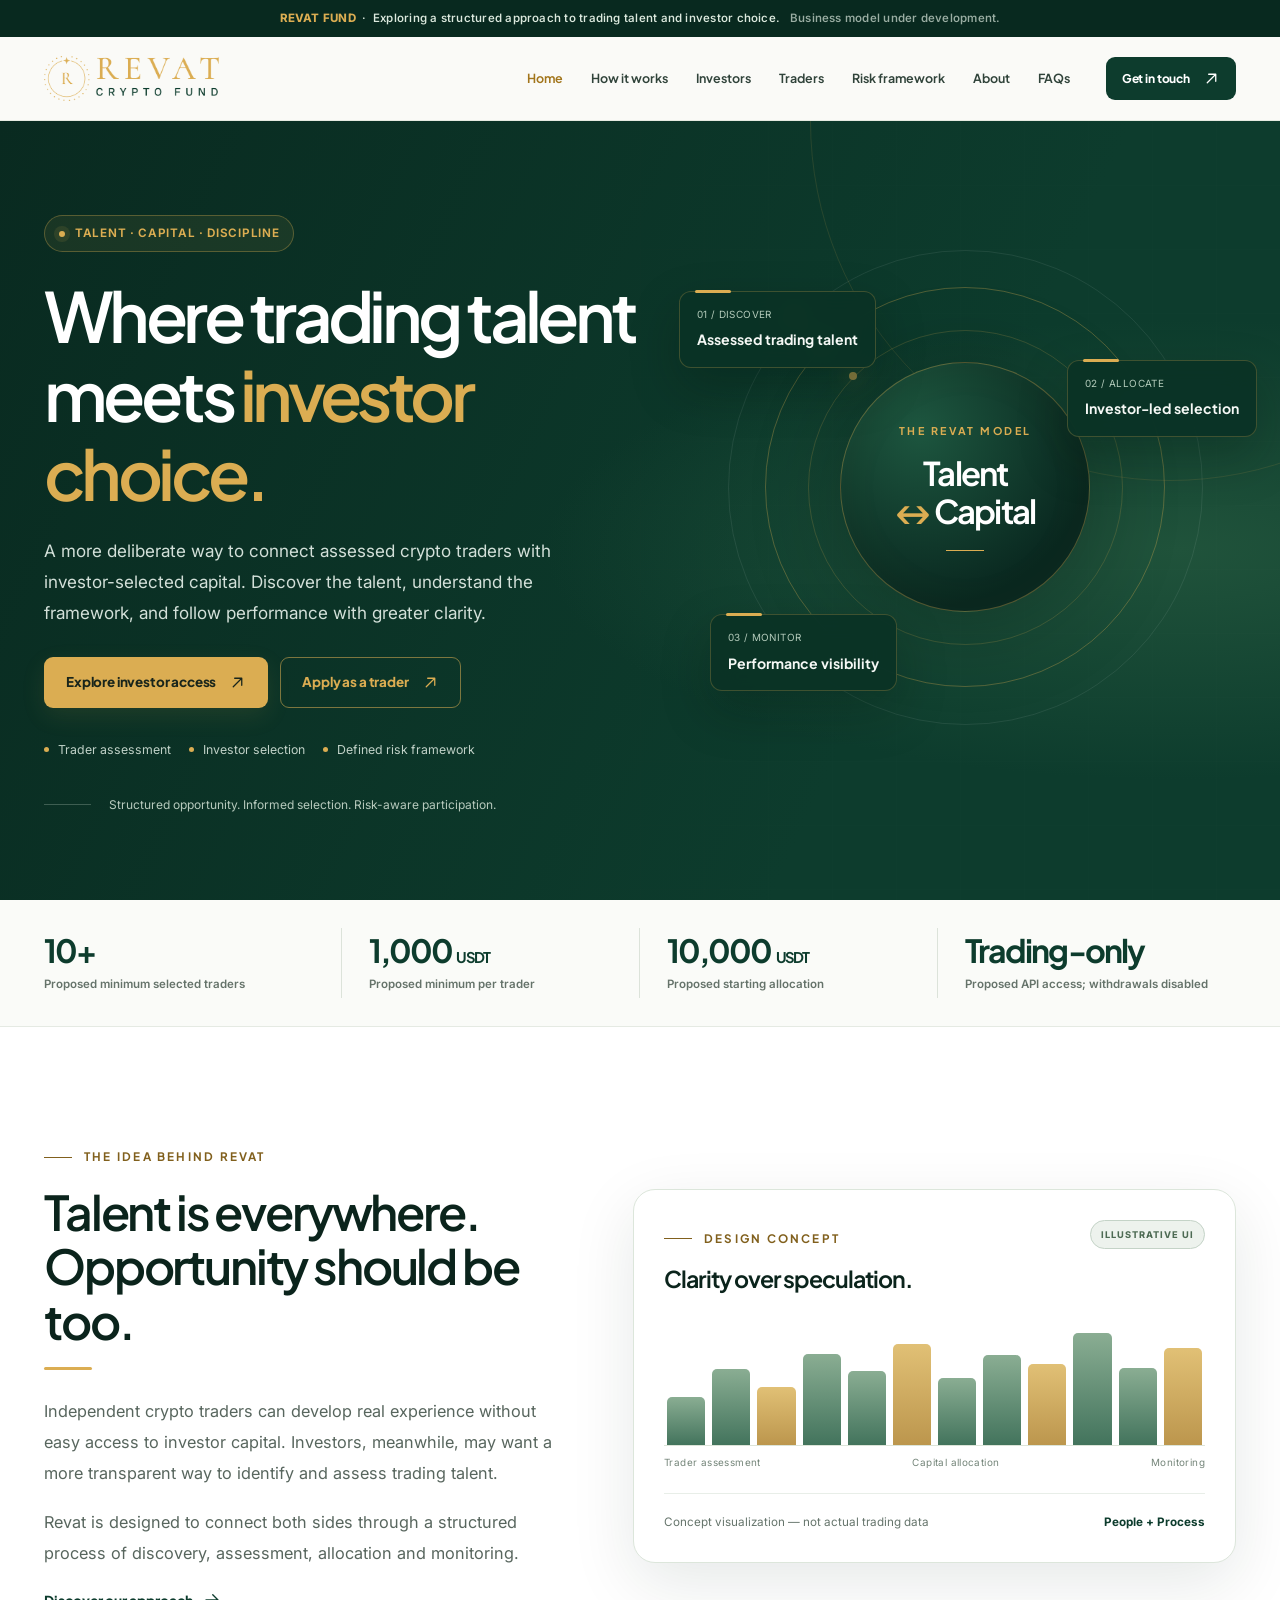
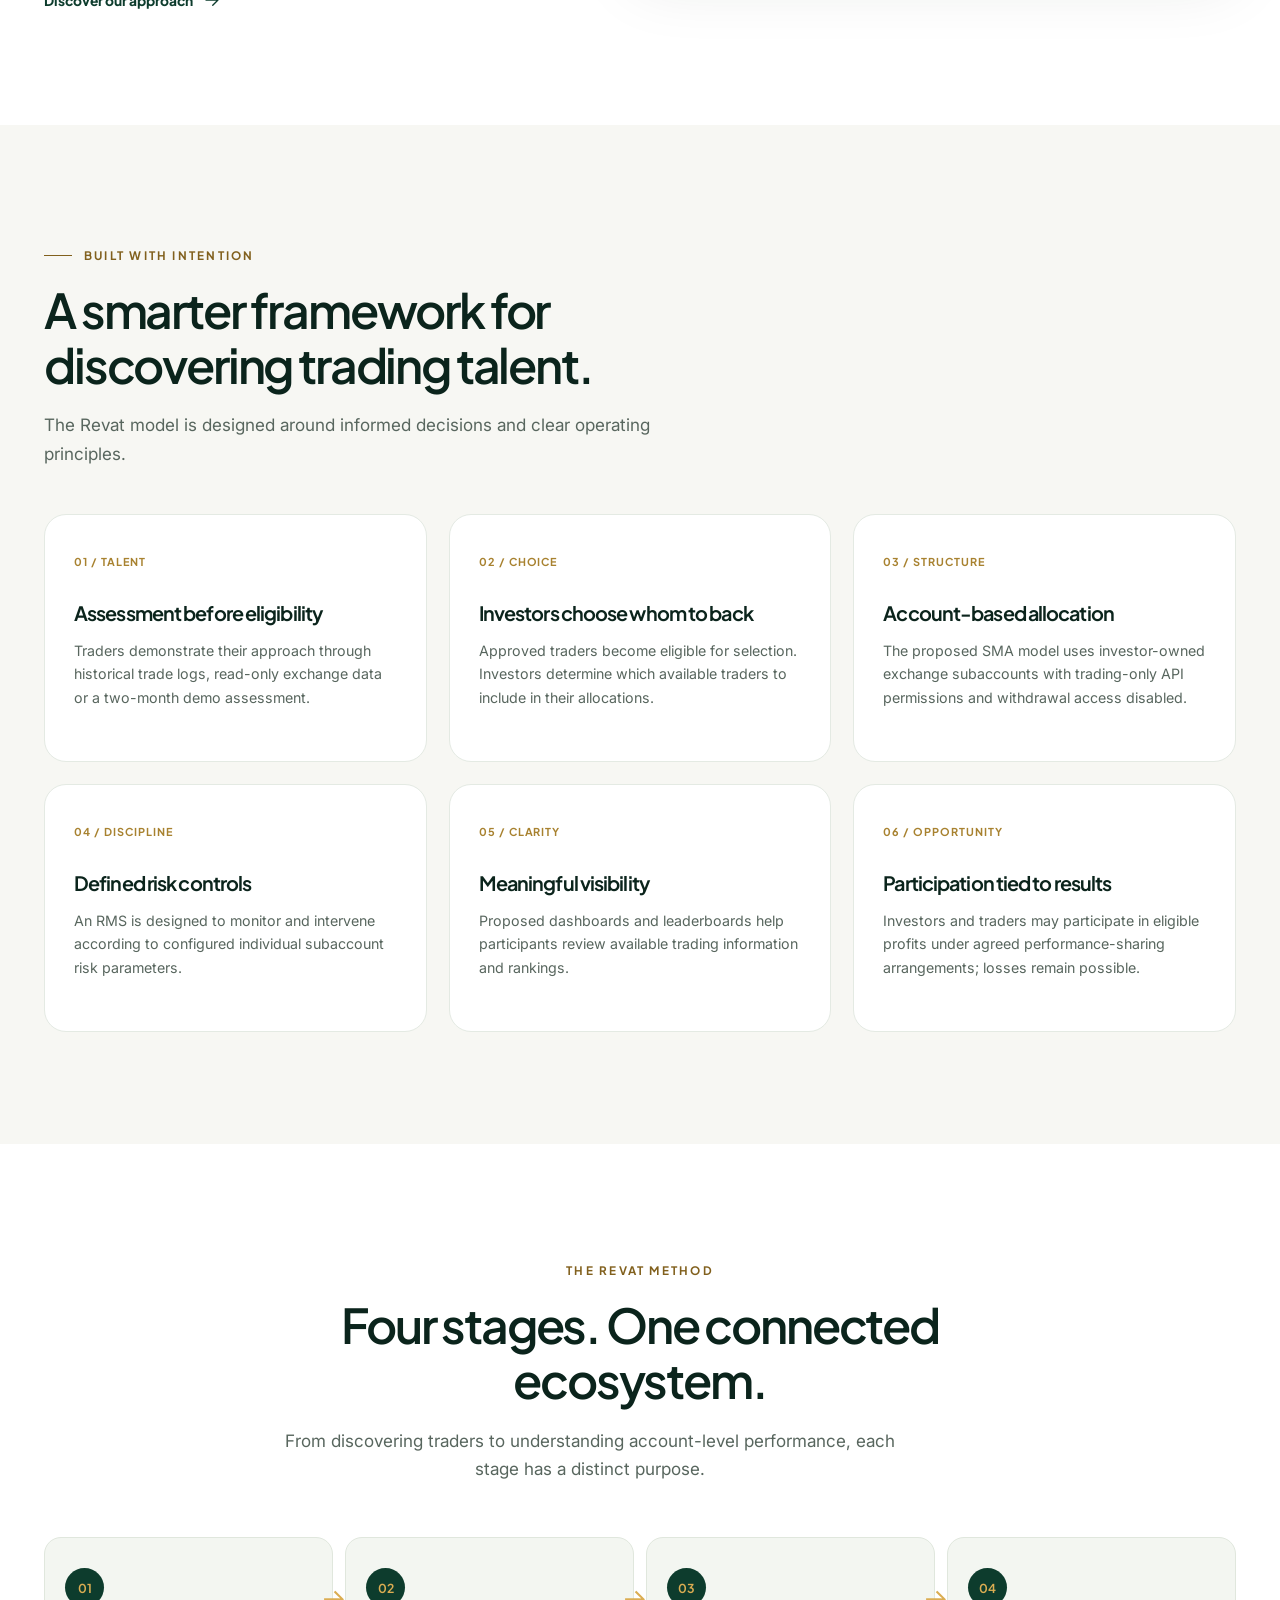
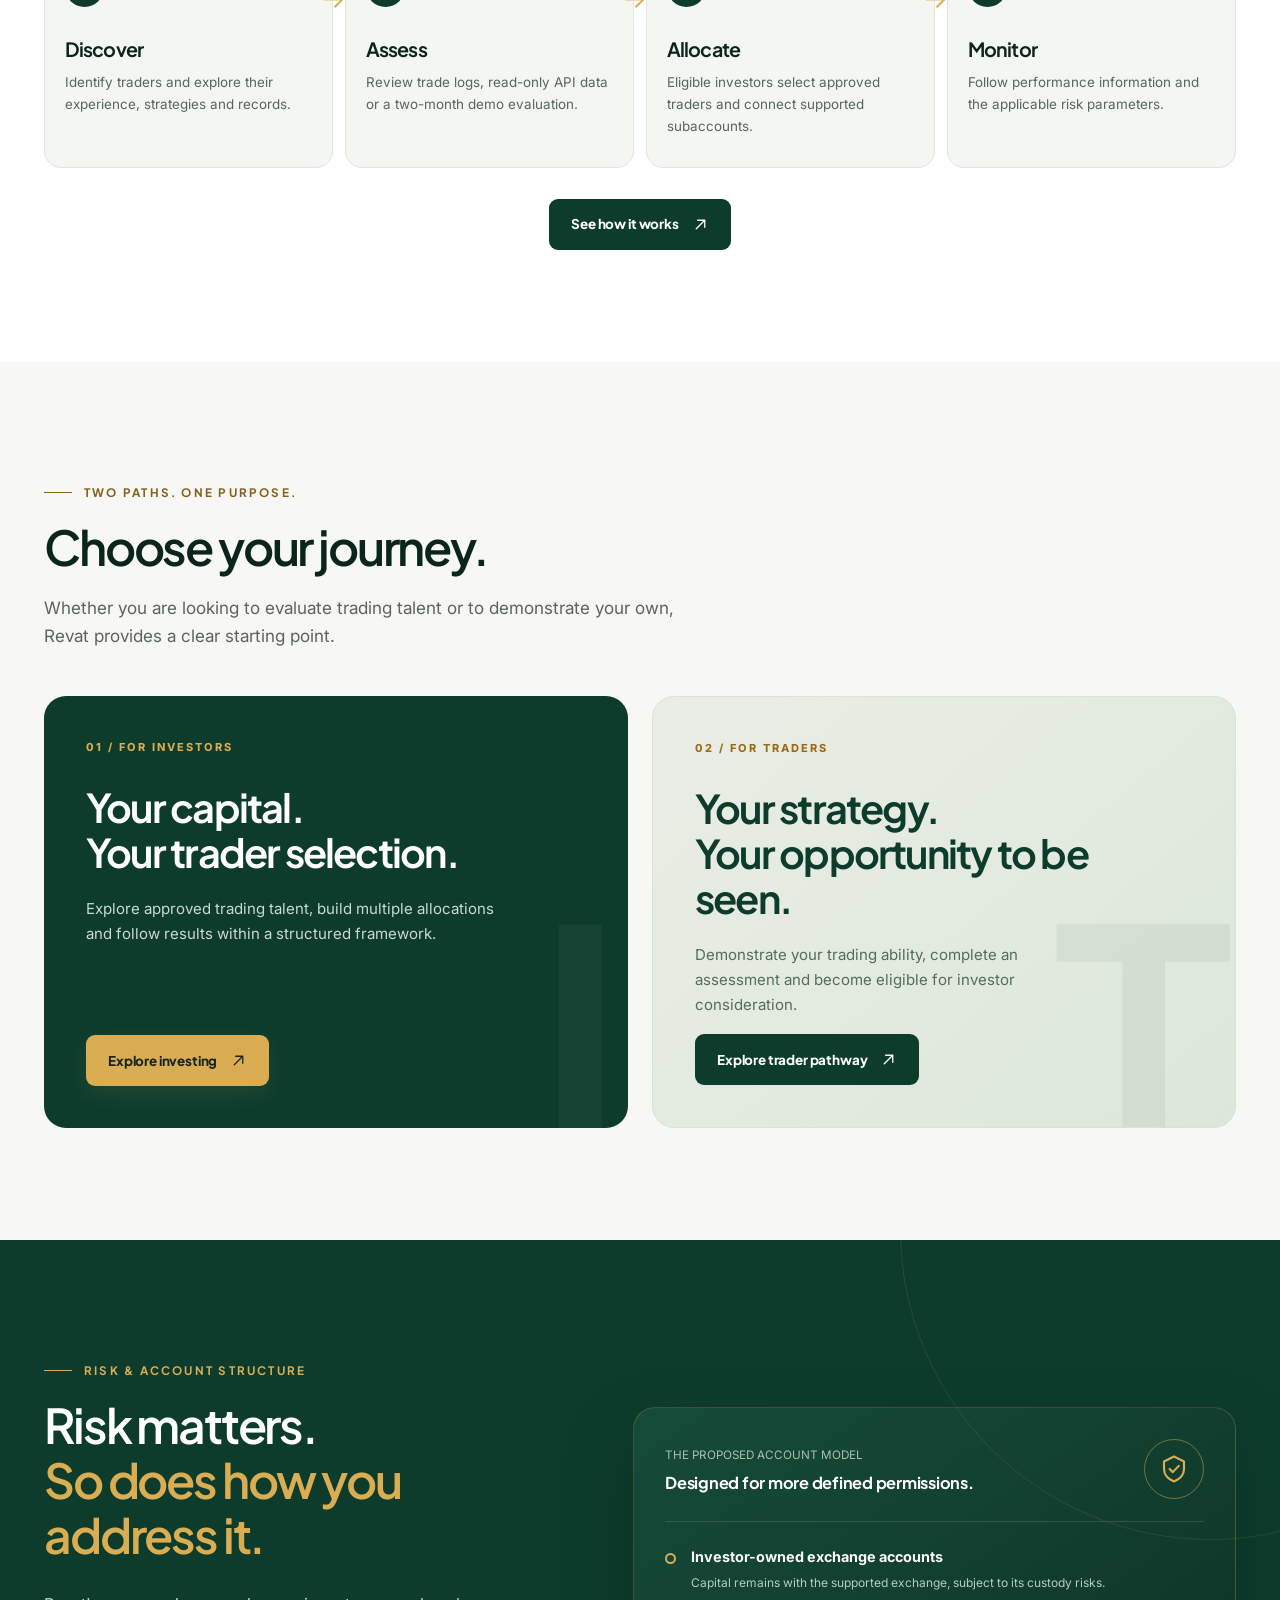
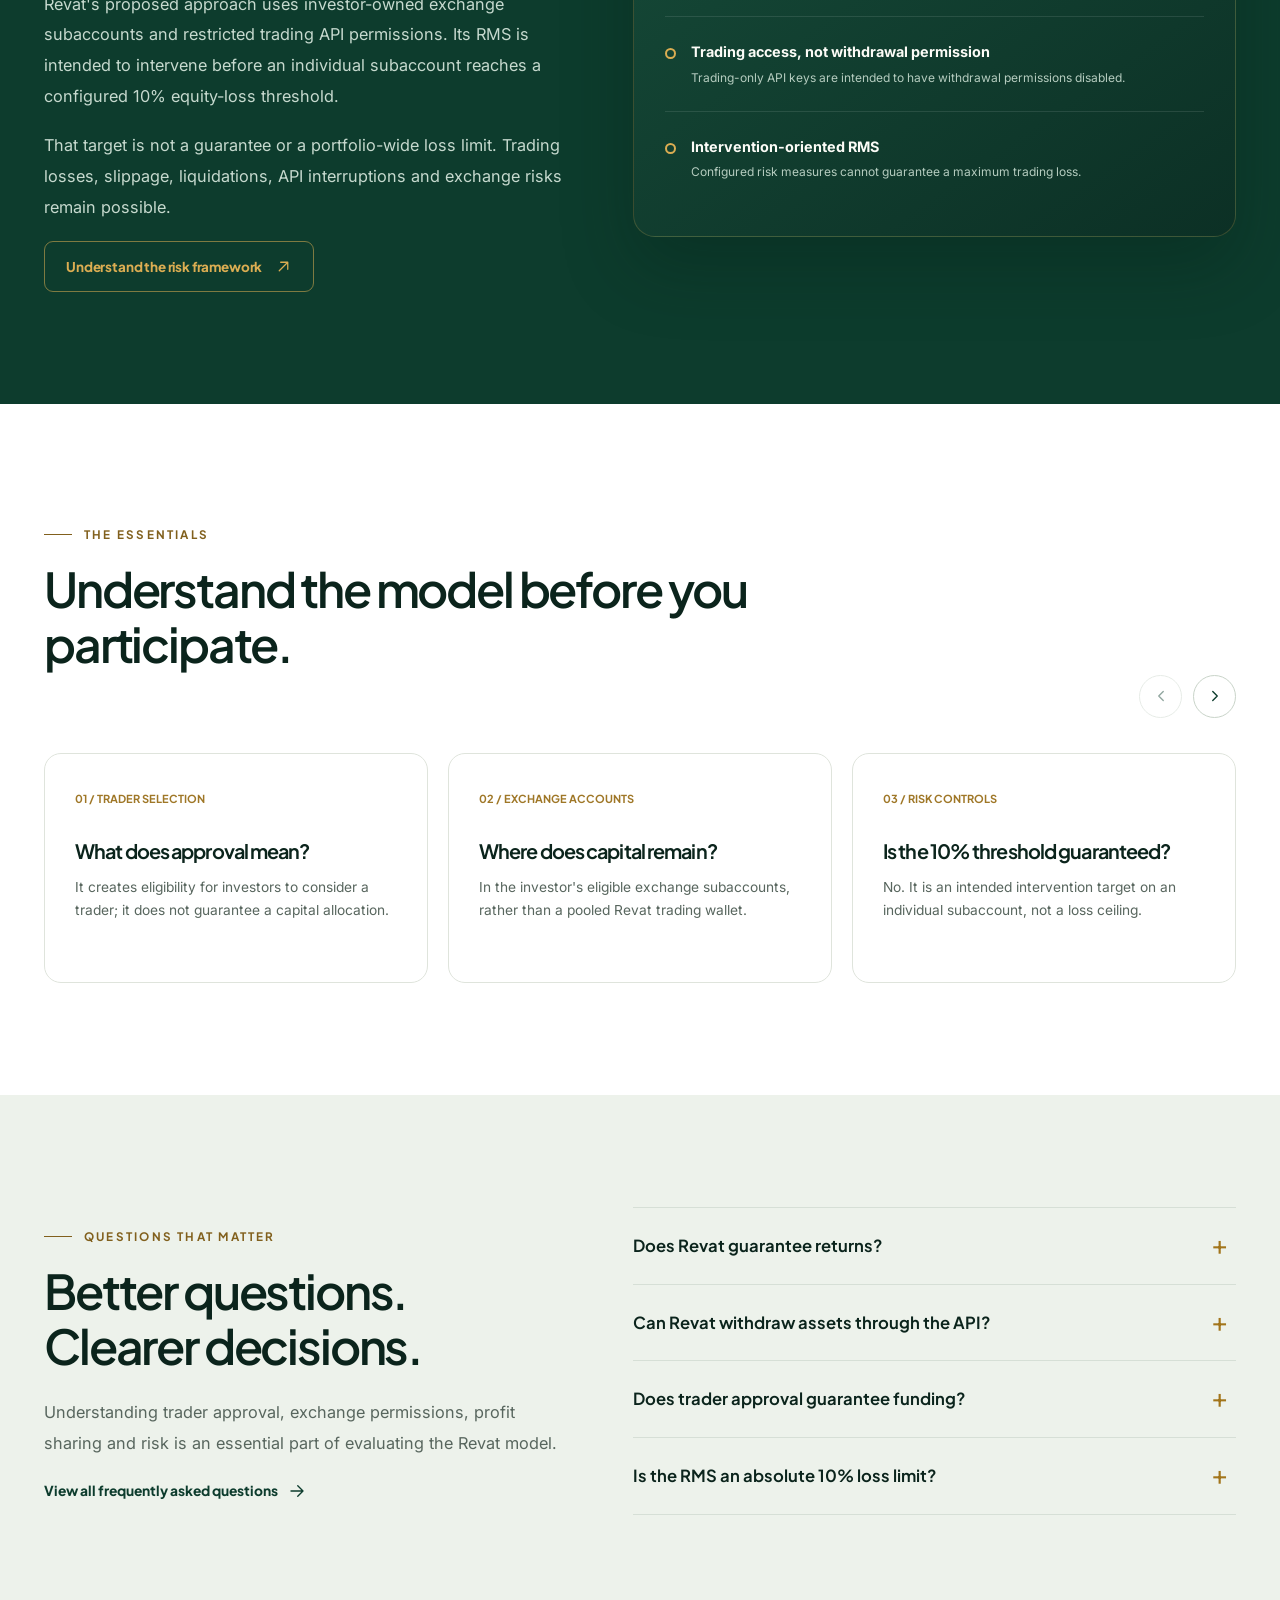
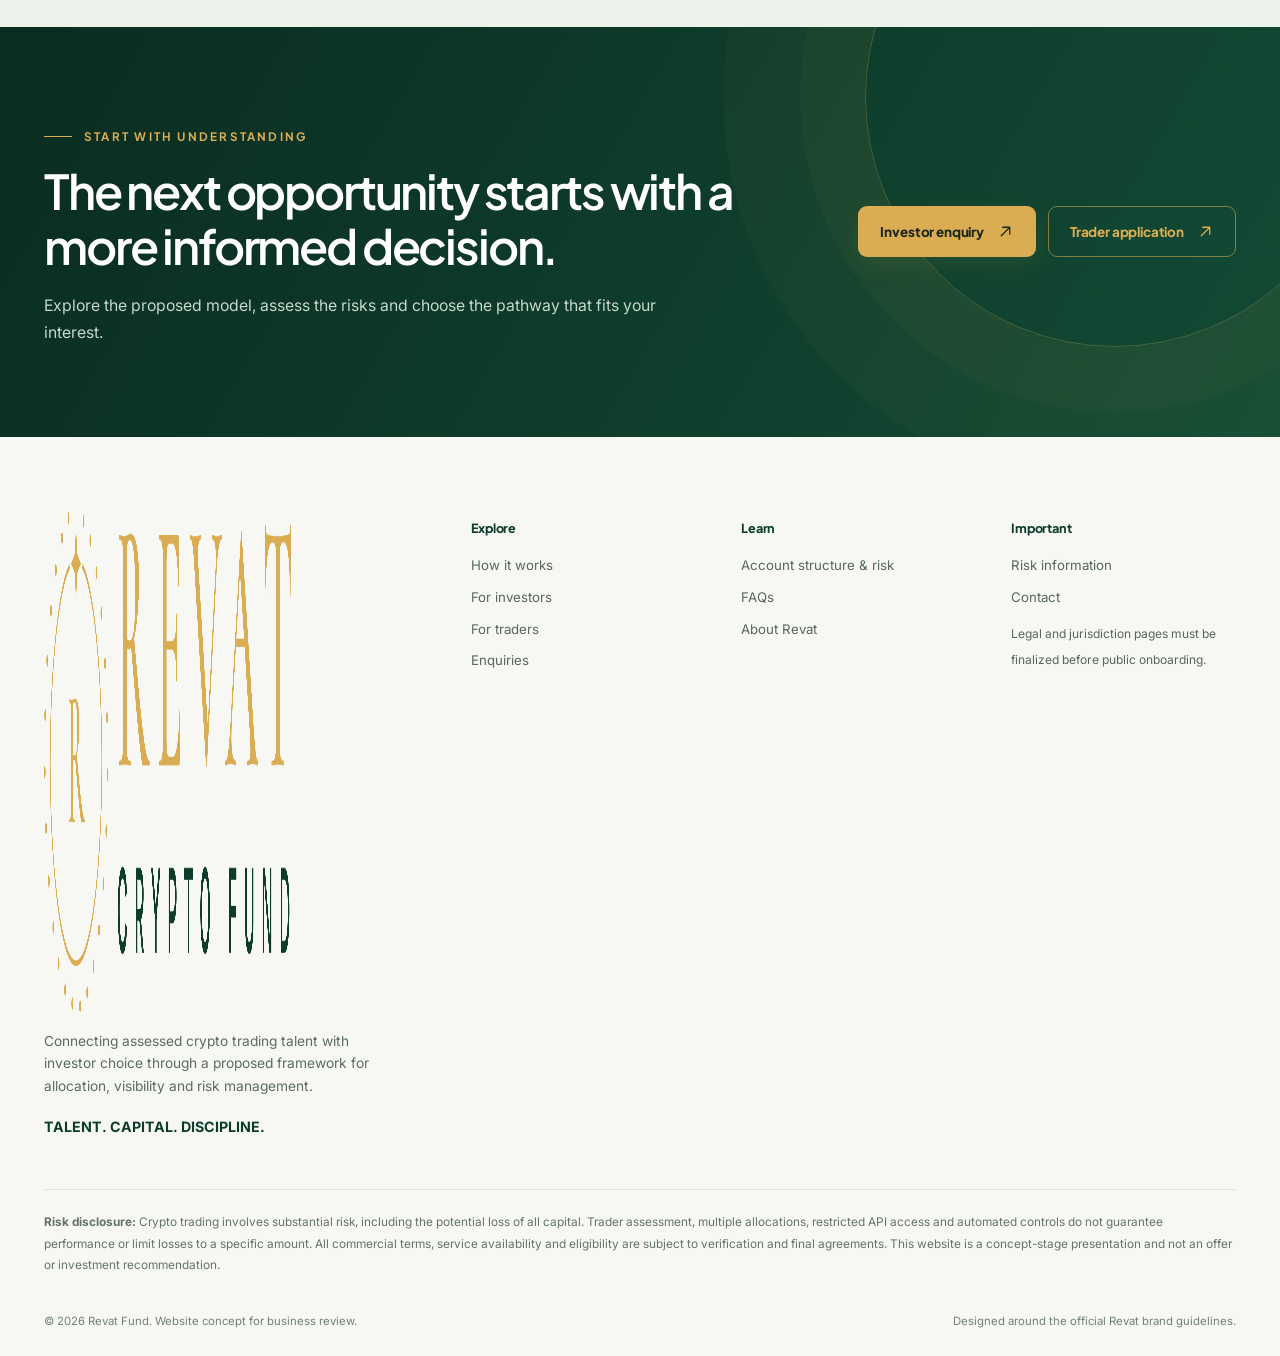
<file: index.html>
<!doctype html><html lang="en"><head><meta charset="UTF-8"><meta name="viewport" content="width=device-width, initial-scale=1.0"><meta name="theme-color" content="#0D3C2D"><meta name="description" content="Revat Fund is developing a structured approach to assessed crypto traders, investor-selected capital allocations and defined risk management. Explore the model."><meta property="og:type" content="website"><meta property="og:title" content="Revat Fund | Crypto Trading Talent &amp; Investor Selection"><meta property="og:description" content="Revat Fund is developing a structured approach to assessed crypto traders, investor-selected capital allocations and defined risk management. Explore the model."><meta property="og:image" content="assets/og-revat.png"><title>Revat Fund | Crypto Trading Talent &amp; Investor Selection</title><link rel="icon" href="assets/favicon.png" type="image/png"><link rel="preconnect" href="https://fonts.googleapis.com"><link rel="preconnect" href="https://fonts.gstatic.com" crossorigin><script>document.documentElement.classList.add("js")</script><link rel="stylesheet" href="styles.css"></head><body>
<svg xmlns="http://www.w3.org/2000/svg" style="position:absolute;width:0;height:0;overflow:hidden" aria-hidden="true"><defs>
<symbol id="i-arrow-up-right" viewBox="0 0 24 24"><path d="M6 18 18 6M8 6h10v10" fill="none" stroke="currentColor" stroke-width="1.8" stroke-linecap="round" stroke-linejoin="round"/></symbol>
<symbol id="i-arrow-right" viewBox="0 0 24 24"><path d="M4 12h16m-7-7 7 7-7 7" fill="none" stroke="currentColor" stroke-width="1.8" stroke-linecap="round" stroke-linejoin="round"/></symbol>
<symbol id="i-chevron-left" viewBox="0 0 24 24"><path d="m15 18-6-6 6-6" fill="none" stroke="currentColor" stroke-width="1.8" stroke-linecap="round" stroke-linejoin="round"/></symbol>
<symbol id="i-chevron-right" viewBox="0 0 24 24"><path d="m9 18 6-6-6-6" fill="none" stroke="currentColor" stroke-width="1.8" stroke-linecap="round" stroke-linejoin="round"/></symbol>
<symbol id="i-menu" viewBox="0 0 24 24"><path d="M4 7h16M4 12h16M4 17h16" fill="none" stroke="currentColor" stroke-width="1.8" stroke-linecap="round"/></symbol>
<symbol id="i-shield" viewBox="0 0 24 24"><path d="M12 2 20 6v6c0 5.2-3.3 8-8 10-4.7-2-8-4.8-8-10V6l8-4Z" fill="none" stroke="currentColor" stroke-width="1.7" stroke-linejoin="round"/><path d="m8.5 12 2.5 2.5 4.8-5" fill="none" stroke="currentColor" stroke-width="1.7" stroke-linecap="round" stroke-linejoin="round"/></symbol>
<symbol id="i-chart" viewBox="0 0 24 24"><path d="M4 20V4m0 16h16M7 15l4-5 3 3 5-7" fill="none" stroke="currentColor" stroke-width="1.7" stroke-linejoin="round" stroke-linecap="round"/></symbol>
<symbol id="i-layers" viewBox="0 0 24 24"><path d="M12 3 21 8l-9 5-9-5 9-5Zm-9 9 9 5 9-5M3 16l9 5 9-5" fill="none" stroke="currentColor" stroke-width="1.7" stroke-linejoin="round" stroke-linecap="round"/></symbol>
</defs></svg><a href="#main" class="skip-link">Skip to content</a><div class="topnote"><strong>REVAT FUND</strong> &nbsp;·&nbsp; Exploring a structured approach to trading talent and investor choice. &nbsp; <span style="opacity:.69">Business model under development.</span></div>
<header class="site-header"><div class="container nav"><a href="index.html" class="brand" aria-label="Revat Crypto Fund — Home"><img src="assets/revat-logo-horizontal.png" alt="Revat Crypto Fund" width="2048" height="500"></a><nav class="nav-links" id="primary-menu" aria-label="Primary navigation"><a href="index.html" class="active" aria-current="page">Home</a><a href="how-it-works.html" class="" >How it works</a><a href="investors.html" class="" >Investors</a><a href="traders.html" class="" >Traders</a><a href="risk-management.html" class="" >Risk framework</a><a href="about.html" class="" >About</a><a href="faq.html" class="" >FAQs</a><div class="nav-cta"><a class="btn btn-forest" href="apply.html">Get in touch <svg class="" aria-hidden="true"><use href="#i-arrow-up-right"></use></svg></a></div></nav><button id="menu-toggle" class="mobile-toggle" aria-label="Open navigation" aria-expanded="false" aria-controls="primary-menu"><svg class="" aria-hidden="true"><use href="#i-menu"></use></svg></button></div></header>
<main id="main">
<section class="hero" id="top"><div class="container hero-grid"><div class="hero-content reveal">
 <div class="pill"><span class="pulse"></span> TALENT · CAPITAL · DISCIPLINE</div>
 <h1>Where trading talent meets <span class="text-gold">investor choice.</span></h1>
 <p class="hero-lede">A more deliberate way to connect assessed crypto traders with investor-selected capital. Discover the talent, understand the framework, and follow performance with greater clarity.</p>
 <div class="btn-row mobile-full"><a class="btn btn-primary" href="investors.html">Explore investor access <svg class="" aria-hidden="true"><use href="#i-arrow-up-right"></use></svg></a><a class="btn btn-outline" href="traders.html">Apply as a trader <svg class="" aria-hidden="true"><use href="#i-arrow-up-right"></use></svg></a></div>
 <div class="hero-proof"><span><b></b> Trader assessment</span><span><b></b> Investor selection</span><span><b></b> Defined risk framework</span></div>
</div><div class="hero-art" aria-label="Concept illustration of trading talent, capital allocation and risk management"><div class="orbit orbit3"></div><div class="orbit"></div><div class="orbit orbit2"></div>
 <div class="visual-center"><small>THE REVAT MODEL</small><strong>Talent<br><span class="accent">↔</span> Capital</strong><div class="line"></div></div>
 <div class="orbit-card orbit-card--a"><small>01 / DISCOVER</small><strong>Assessed trading talent</strong></div><div class="orbit-card orbit-card--b"><small>02 / ALLOCATE</small><strong>Investor-led selection</strong></div><div class="orbit-card orbit-card--c"><small>03 / MONITOR</small><strong>Performance visibility</strong></div>
</div></div><div class="container hero-bottom">Structured opportunity. Informed selection. Risk-aware participation.</div></section>
<section class="metric-bar"><div class="container metrics"><div class="metric"><strong>10+</strong><span>Proposed minimum selected traders</span></div><div class="metric"><strong>1,000 <small style="font-size:.46em">USDT</small></strong><span>Proposed minimum per trader</span></div><div class="metric"><strong>10,000 <small style="font-size:.46em">USDT</small></strong><span>Proposed starting allocation</span></div><div class="metric"><strong>Trading-only</strong><span>Proposed API access; withdrawals disabled</span></div></div></section>
<section class="section section--white" id="overview"><div class="container">
 <div class="section-split"><div class="reveal"><div class="eyebrow ">THE IDEA BEHIND REVAT</div><h2>Talent is everywhere.<br>Opportunity should be too.</h2><div class="gold-rule"></div><p class="body-copy">Independent crypto traders can develop real experience without easy access to investor capital. Investors, meanwhile, may want a more transparent way to identify and assess trading talent.</p><p class="body-copy">Revat is designed to connect both sides through a structured process of discovery, assessment, allocation and monitoring.</p><a class="text-link" href="about.html">Discover our approach <svg class="" aria-hidden="true"><use href="#i-arrow-right"></use></svg></a></div>
 <div class="finance-demo reveal"><div class="finance-header"><div><div class="eyebrow ">DESIGN CONCEPT</div><h3>Clarity over speculation.</h3></div><span class="tag">ILLUSTRATIVE UI</span></div><div class="demo-bars" aria-hidden="true"><i style="height:39%"></i><i style="height:62%"></i><i style="height:47%"></i><i style="height:74%"></i><i style="height:60%"></i><i style="height:82%"></i><i style="height:55%"></i><i style="height:73%"></i><i style="height:66%"></i><i style="height:91%"></i><i style="height:63%"></i><i style="height:79%"></i></div><div class="demo-labels"><span>Trader assessment</span><span>Capital allocation</span><span>Monitoring</span></div><div class="demo-footer"><span>Concept visualization — not actual trading data</span><strong>People + Process</strong></div></div>
 </div></div></section>
<section class="section" id="advantages"><div class="container"><div class="section-heading  reveal"><div class="eyebrow ">BUILT WITH INTENTION</div><h2>A smarter framework for discovering trading talent.</h2><p>The Revat model is designed around informed decisions and clear operating principles.</p></div><div class="grid-3">
<article class="feature-card reveal"><span class="num">01 / TALENT</span><h3>Assessment before eligibility</h3><p>Traders demonstrate their approach through historical trade logs, read-only exchange data or a two-month demo assessment.</p></article><article class="feature-card reveal"><span class="num">02 / CHOICE</span><h3>Investors choose whom to back</h3><p>Approved traders become eligible for selection. Investors determine which available traders to include in their allocations.</p></article><article class="feature-card reveal"><span class="num">03 / STRUCTURE</span><h3>Account-based allocation</h3><p>The proposed SMA model uses investor-owned exchange subaccounts with trading-only API permissions and withdrawal access disabled.</p></article><article class="feature-card reveal"><span class="num">04 / DISCIPLINE</span><h3>Defined risk controls</h3><p>An RMS is designed to monitor and intervene according to configured individual subaccount risk parameters.</p></article><article class="feature-card reveal"><span class="num">05 / CLARITY</span><h3>Meaningful visibility</h3><p>Proposed dashboards and leaderboards help participants review available trading information and rankings.</p></article><article class="feature-card reveal"><span class="num">06 / OPPORTUNITY</span><h3>Participation tied to results</h3><p>Investors and traders may participate in eligible profits under agreed performance-sharing arrangements; losses remain possible.</p></article></div></div></section>
<section class="section section--white" id="process"><div class="container"><div class="section-heading centered reveal"><div class="eyebrow ">THE REVAT METHOD</div><h2>Four stages. One connected ecosystem.</h2><p>From discovering traders to understanding account-level performance, each stage has a distinct purpose.</p></div><div class="journey-grid"><article class="journey-step reveal"><span class="step-num">01</span><h3>Discover</h3><p>Identify traders and explore their experience, strategies and records.</p></article><article class="journey-step reveal"><span class="step-num">02</span><h3>Assess</h3><p>Review trade logs, read-only API data or a two-month demo evaluation.</p></article><article class="journey-step reveal"><span class="step-num">03</span><h3>Allocate</h3><p>Eligible investors select approved traders and connect supported subaccounts.</p></article><article class="journey-step reveal"><span class="step-num">04</span><h3>Monitor</h3><p>Follow performance information and the applicable risk parameters.</p></article></div><div style="text-align:center;margin-top:31px"><a class="btn btn-forest" href="how-it-works.html">See how it works <svg class="" aria-hidden="true"><use href="#i-arrow-up-right"></use></svg></a></div></div></section>
<section class="section" id="opportunities"><div class="container"><div class="section-heading  reveal"><div class="eyebrow ">TWO PATHS. ONE PURPOSE.</div><h2>Choose your journey.</h2><p>Whether you are looking to evaluate trading talent or to demonstrate your own, Revat provides a clear starting point.</p></div><div class="grid-2"><article class="audience-card audience-card--investor reveal"><span class="audience-index">01 / FOR INVESTORS</span><h3>Your capital.<br>Your trader selection.</h3><p>Explore approved trading talent, build multiple allocations and follow results within a structured framework.</p><span class="big-mark">I</span><a class="btn btn-primary" href="investors.html">Explore investing <svg class="" aria-hidden="true"><use href="#i-arrow-up-right"></use></svg></a></article><article class="audience-card audience-card--trader reveal"><span class="audience-index">02 / FOR TRADERS</span><h3>Your strategy.<br>Your opportunity to be seen.</h3><p>Demonstrate your trading ability, complete an assessment and become eligible for investor consideration.</p><span class="big-mark">T</span><a class="btn btn-forest" href="traders.html">Explore trader pathway <svg class="" aria-hidden="true"><use href="#i-arrow-up-right"></use></svg></a></article></div></div></section>
<section class="section section--dark" id="risk"><div class="container section-split"><div class="reveal"><div class="eyebrow eyebrow--light">RISK & ACCOUNT STRUCTURE</div><h2>Risk matters.<br><span class="accent">So does how you address it.</span></h2><p class="body-copy body-copy--light" style="margin-top:26px">Revat's proposed approach uses investor-owned exchange subaccounts and restricted trading API permissions. Its RMS is intended to intervene before an individual subaccount reaches a configured 10% equity-loss threshold.</p><p class="body-copy body-copy--light">That target is not a guarantee or a portfolio-wide loss limit. Trading losses, slippage, liquidations, API interruptions and exchange risks remain possible.</p><a class="btn btn-outline" href="risk-management.html">Understand the risk framework <svg class="" aria-hidden="true"><use href="#i-arrow-up-right"></use></svg></a></div><div class="risk-visual reveal"><div class="risk-visual__head"><div><div class="caption">THE PROPOSED ACCOUNT MODEL</div><h4 style="margin-top:8px">Designed for more defined permissions.</h4></div><div class="shield"><svg class="" aria-hidden="true"><use href="#i-shield"></use></svg></div></div><div class="risk-item"><span class="risk-dot"></span><div><strong>Investor-owned exchange accounts</strong><p>Capital remains with the supported exchange, subject to its custody risks.</p></div></div><div class="risk-item"><span class="risk-dot"></span><div><strong>Trading access, not withdrawal permission</strong><p>Trading-only API keys are intended to have withdrawal permissions disabled.</p></div></div><div class="risk-item"><span class="risk-dot"></span><div><strong>Intervention-oriented RMS</strong><p>Configured risk measures cannot guarantee a maximum trading loss.</p></div></div></div></div></section>
<section class="section section--white" id="insights"><div class="container"><div style="display:flex;align-items:end;justify-content:space-between;gap:20px;margin-bottom:35px;flex-wrap:wrap"><div class="section-heading  reveal"><div class="eyebrow ">THE ESSENTIALS</div><h2>Understand the model before you participate.</h2></div><div class="carousel-controls"><button class="circle-btn" id="carousel-prev" aria-label="Previous insight"><svg class="" aria-hidden="true"><use href="#i-chevron-left"></use></svg></button><button class="circle-btn" id="carousel-next" aria-label="Next insight"><svg class="" aria-hidden="true"><use href="#i-chevron-right"></use></svg></button></div></div>
<div class="insight-carousel"><div class="slide-track" id="insight-track"><article class="slide"><span>01 / TRADER SELECTION</span><h3>What does approval mean?</h3><p>It creates eligibility for investors to consider a trader; it does not guarantee a capital allocation.</p></article><article class="slide"><span>02 / EXCHANGE ACCOUNTS</span><h3>Where does capital remain?</h3><p>In the investor's eligible exchange subaccounts, rather than a pooled Revat trading wallet.</p></article><article class="slide"><span>03 / RISK CONTROLS</span><h3>Is the 10% threshold guaranteed?</h3><p>No. It is an intended intervention target on an individual subaccount, not a loss ceiling.</p></article><article class="slide"><span>04 / INVESTOR CHOICE</span><h3>Can traders lose together?</h3><p>Yes. Multiple allocations do not remove correlation risk or prevent portfolio losses.</p></article><article class="slide"><span>05 / PARTICIPATION</span><h3>Are returns guaranteed?</h3><p>No. Results depend on trading performance and market conditions; losses are possible.</p></article></div></div></div></section>
<section class="section section--mist" id="questions"><div class="container"><div class="section-split"><div><div class="eyebrow ">QUESTIONS THAT MATTER</div><h2>Better questions.<br>Clearer decisions.</h2><p class="body-copy" style="margin-top:24px">Understanding trader approval, exchange permissions, profit sharing and risk is an essential part of evaluating the Revat model.</p><a class="text-link" href="faq.html">View all frequently asked questions <svg class="" aria-hidden="true"><use href="#i-arrow-right"></use></svg></a></div><div class="faq-list"><details class="faq"><summary>Does Revat guarantee returns?</summary><div class="answer">No. Crypto trading involves substantial risk, including potential loss of capital. No fixed or assured returns are offered.</div></details><details class="faq"><summary>Can Revat withdraw assets through the API?</summary><div class="answer">The proposed API setup disables withdrawal permission, but trading-only access can still lead to substantial losses.</div></details><details class="faq"><summary>Does trader approval guarantee funding?</summary><div class="answer">No. Approved traders become eligible for selection. Actual allocation depends on investor choice and availability.</div></details><details class="faq"><summary>Is the RMS an absolute 10% loss limit?</summary><div class="answer">No. The intended individual subaccount intervention threshold is not a guaranteed ceiling. Execution and market events may result in greater losses.</div></details></div></div></div></section>
</main>
<section class="closing"><div class="container closing-grid"><div><div class="eyebrow eyebrow--light">START WITH UNDERSTANDING</div><h2>The next opportunity starts with a more informed decision.</h2><p>Explore the proposed model, assess the risks and choose the pathway that fits your interest.</p></div><div class="btn-row"><a class="btn btn-primary" href="apply.html?role=investor">Investor enquiry <svg class="" aria-hidden="true"><use href="#i-arrow-up-right"></use></svg></a><a class="btn btn-outline" href="apply.html?role=trader">Trader application <svg class="" aria-hidden="true"><use href="#i-arrow-up-right"></use></svg></a></div></div></section>
<footer class="footer"><div class="container"><div class="footer-top"><div class="footer-brand"><a href="index.html" aria-label="Revat home"><img src="assets/revat-logo-horizontal.png" alt="Revat Crypto Fund" width="2048" height="500"></a><p>Connecting assessed crypto trading talent with investor choice through a proposed framework for allocation, visibility and risk management.</p><span class="small" style="font-weight:700;color:var(--forest)">TALENT. CAPITAL. DISCIPLINE.</span></div><div class="footer-links"><h4>Explore</h4><a href="how-it-works.html">How it works</a><a href="investors.html">For investors</a><a href="traders.html">For traders</a><a href="apply.html">Enquiries</a></div><div class="footer-links"><h4>Learn</h4><a href="risk-management.html">Account structure & risk</a><a href="faq.html">FAQs</a><a href="about.html">About Revat</a></div><div class="footer-links"><h4>Important</h4><a href="risk-management.html">Risk information</a><a href="apply.html">Contact</a><span class="tiny" style="color:var(--muted)">Legal and jurisdiction pages must be finalized before public onboarding.</span></div></div><p class="disclosure"><strong>Risk disclosure:</strong> Crypto trading involves substantial risk, including the potential loss of all capital. Trader assessment, multiple allocations, restricted API access and automated controls do not guarantee performance or limit losses to a specific amount. All commercial terms, service availability and eligibility are subject to verification and final agreements. This website is a concept-stage presentation and not an offer or investment recommendation.</p><div class="footer-bottom"><span>© 2026 Revat Fund. Website concept for business review.</span><span>Designed around the official Revat brand guidelines.</span></div></div></footer><script src="config.js"></script><script src="script.js" defer></script></body></html>
</file>
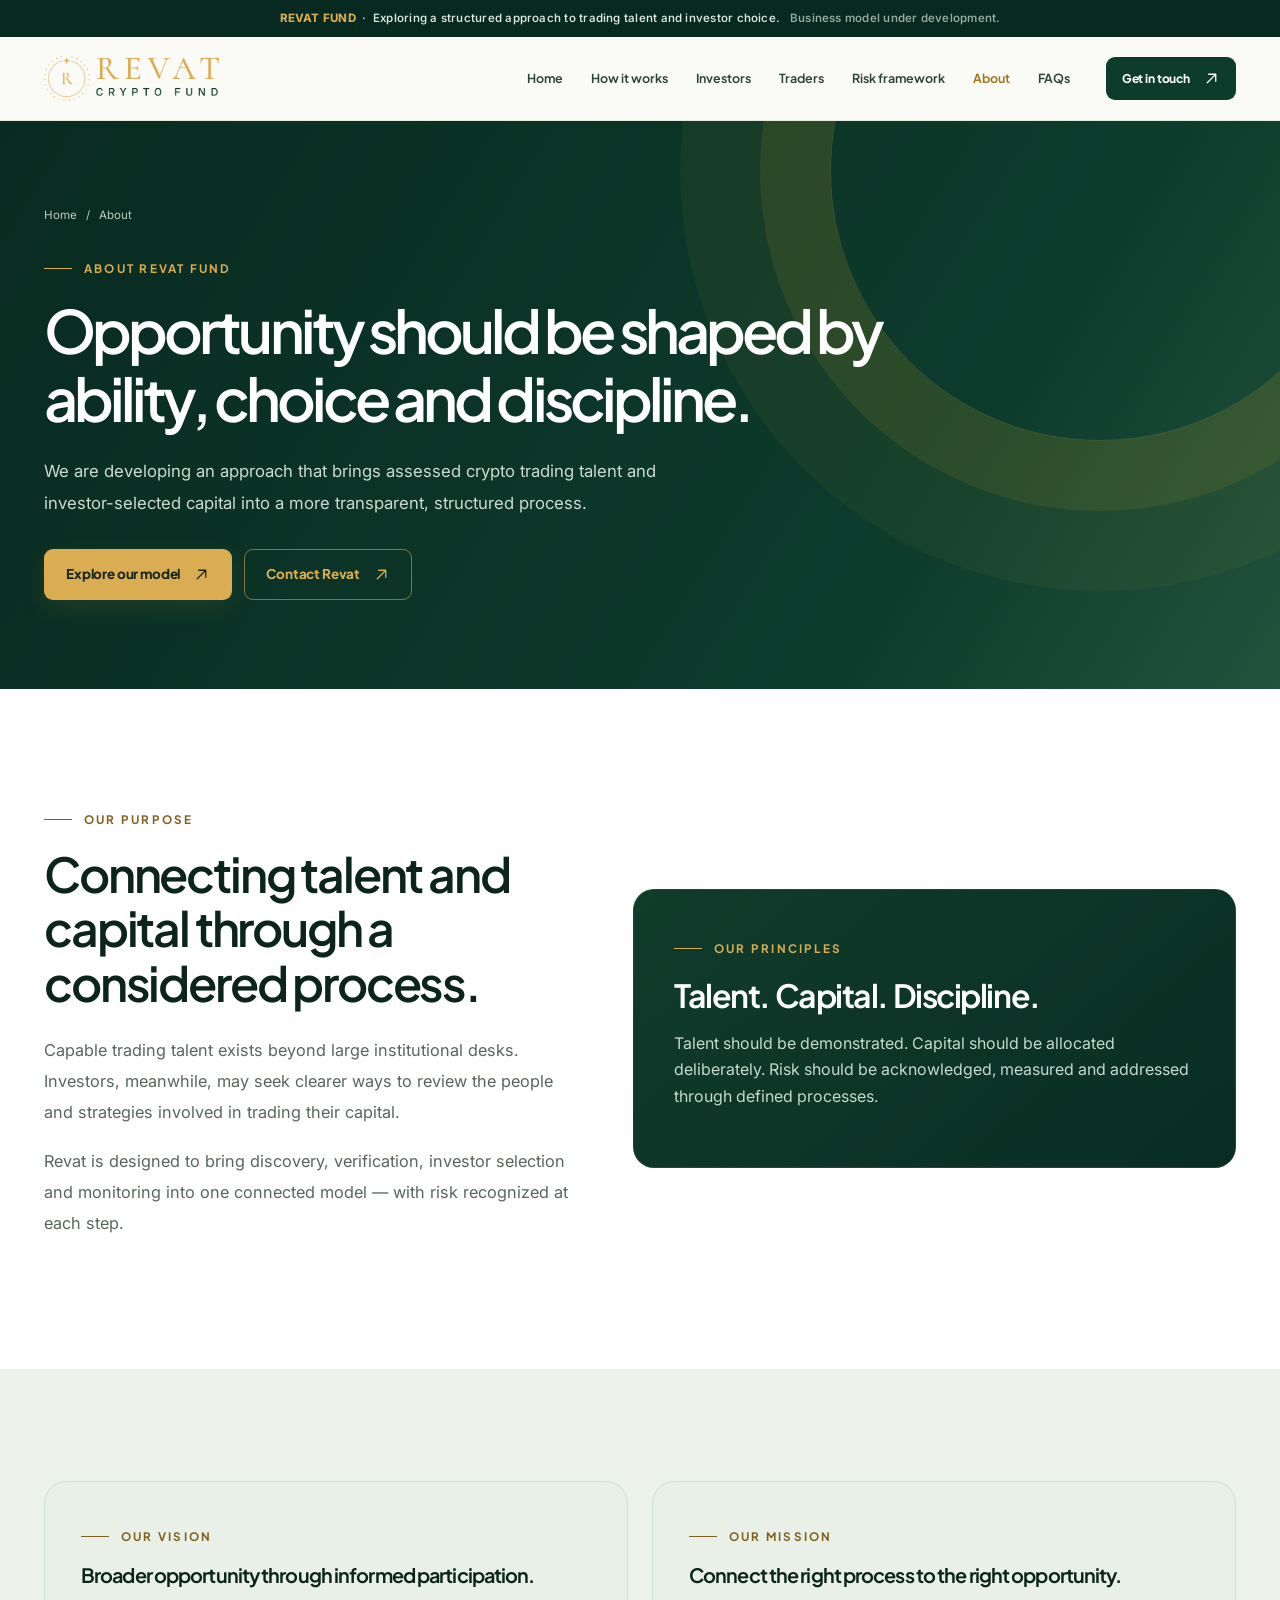
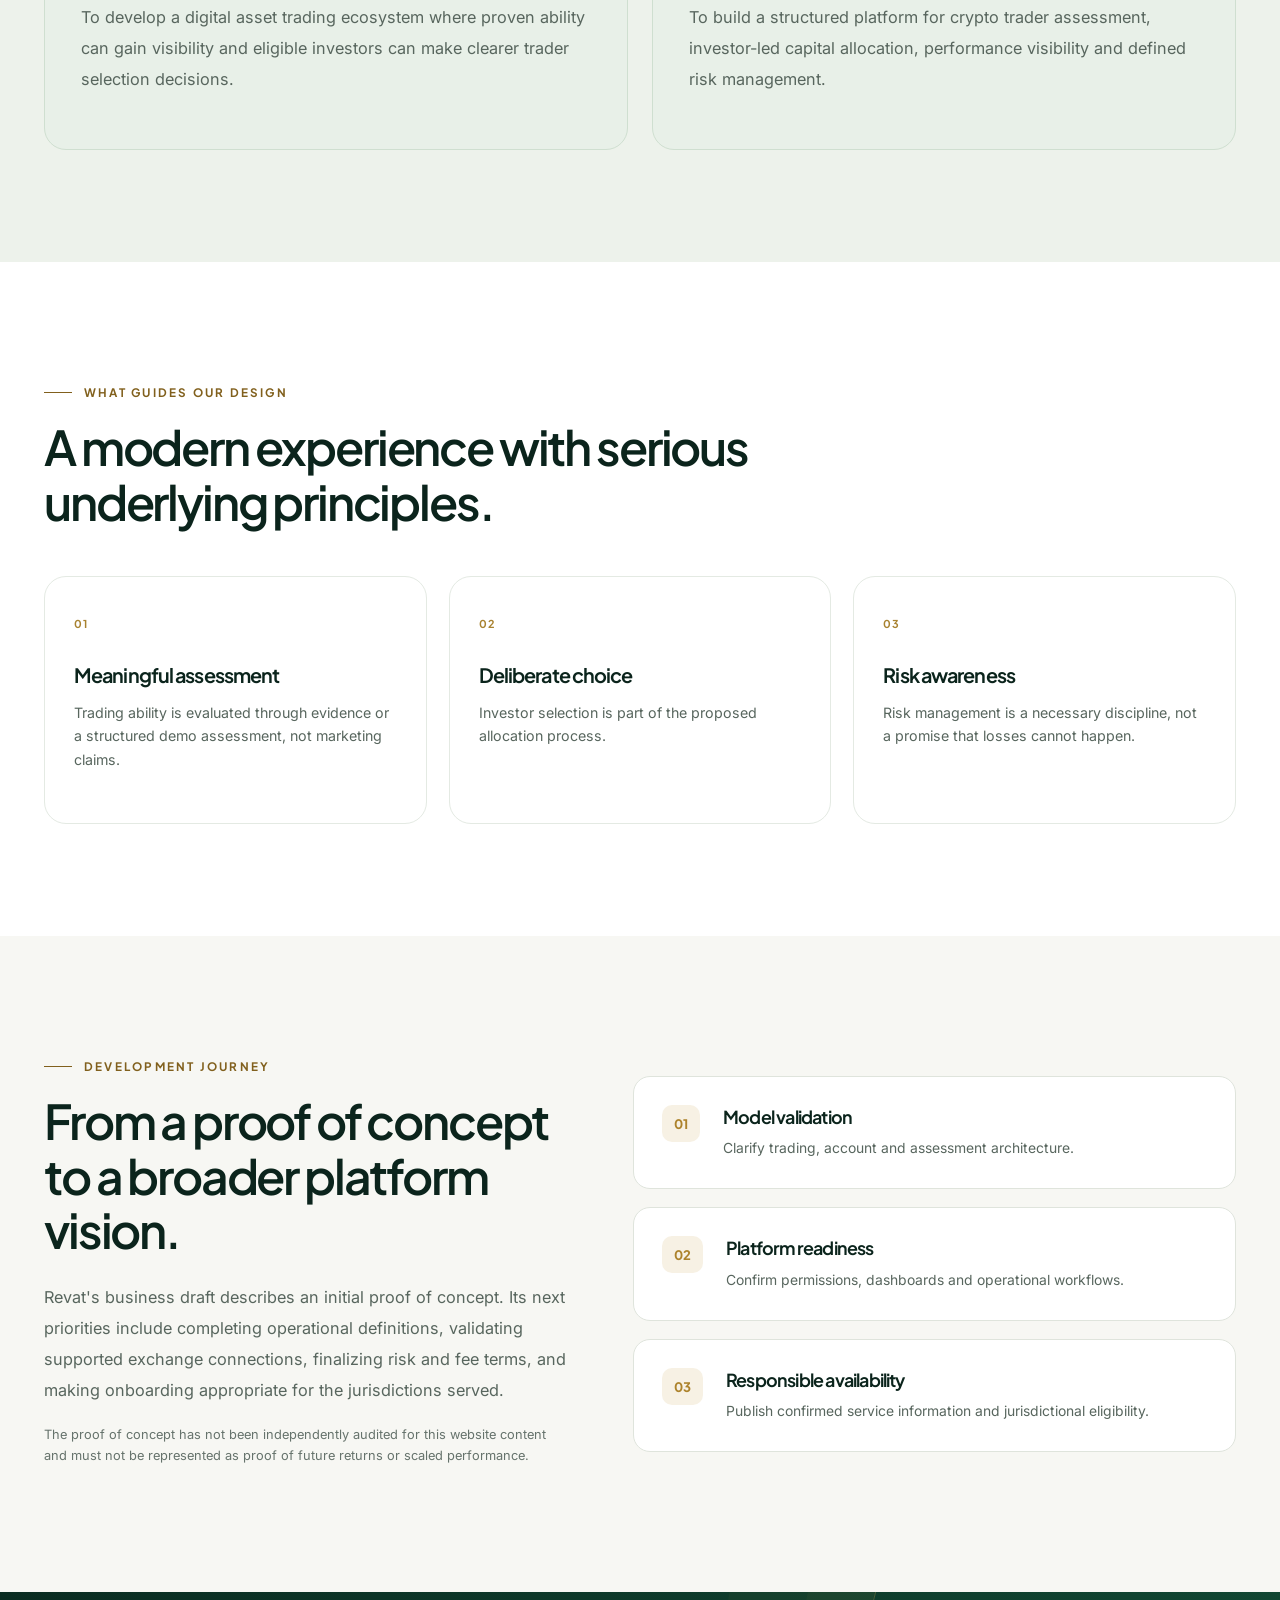
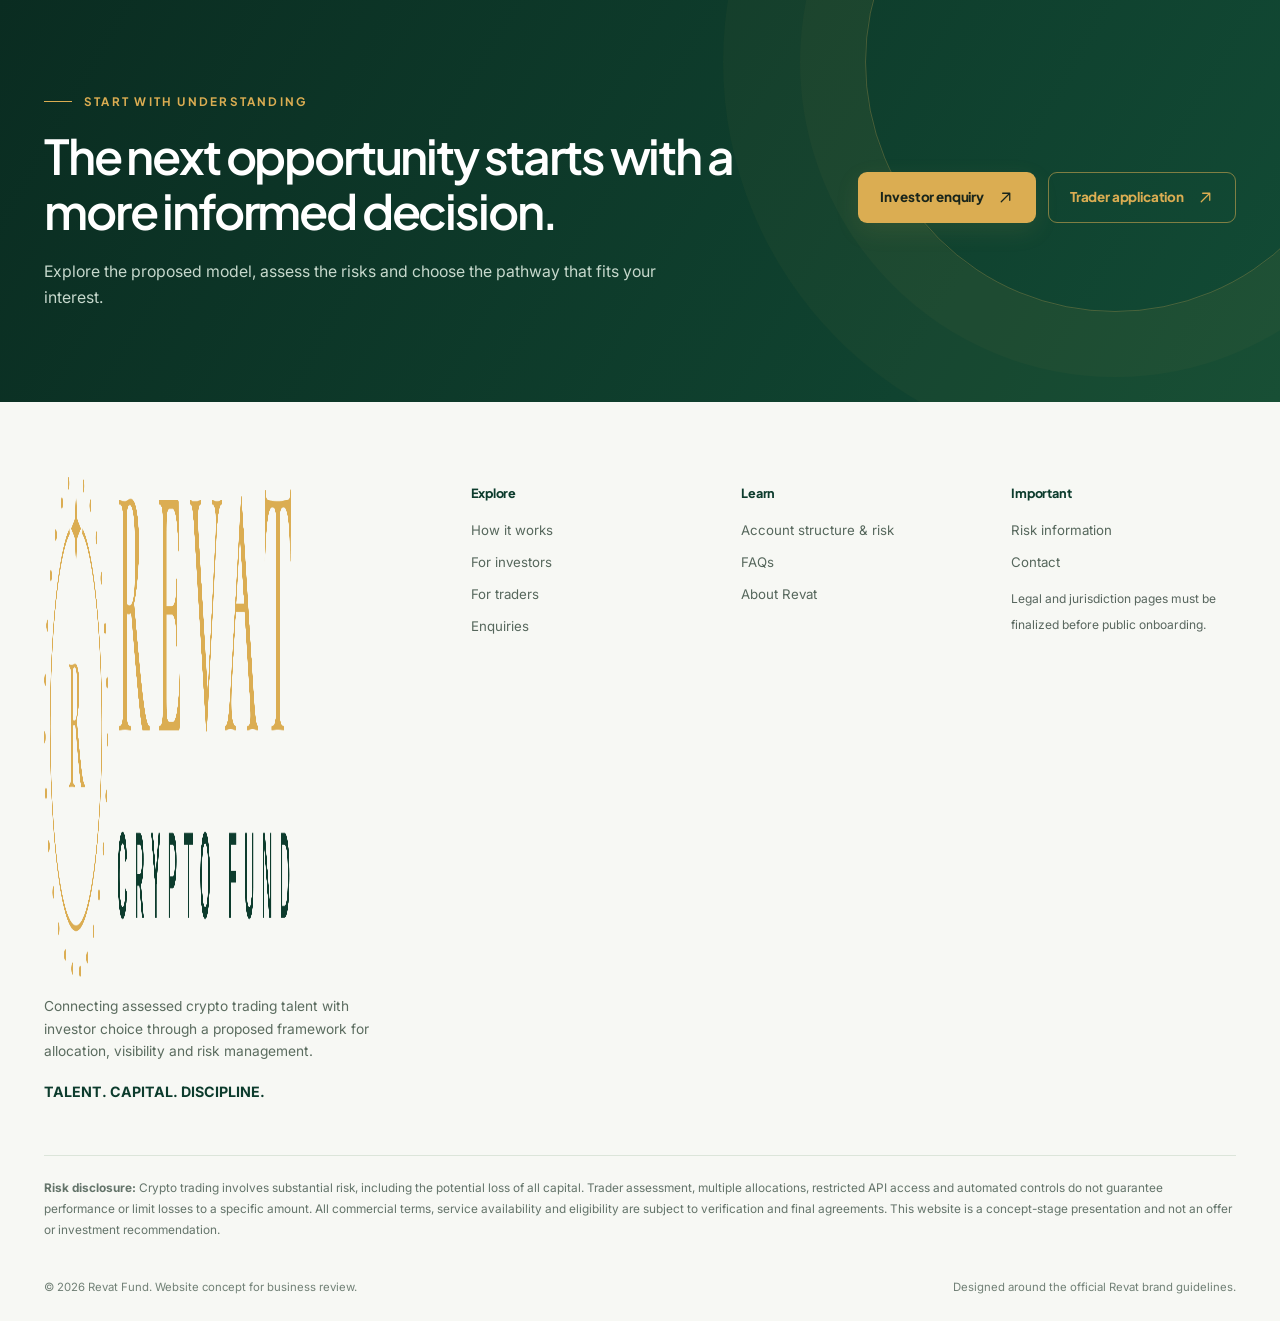
<file: about.html>
<!doctype html><html lang="en"><head><meta charset="UTF-8"><meta name="viewport" content="width=device-width, initial-scale=1.0"><meta name="theme-color" content="#0D3C2D"><meta name="description" content="Learn about Revat&#x27;s mission to connect assessed crypto traders with investor-selected capital through structured assessment and risk-aware processes."><meta property="og:type" content="website"><meta property="og:title" content="About Revat Fund | Talent, Capital, Discipline"><meta property="og:description" content="Learn about Revat&#x27;s mission to connect assessed crypto traders with investor-selected capital through structured assessment and risk-aware processes."><meta property="og:image" content="assets/og-revat.png"><title>About Revat Fund | Talent, Capital, Discipline</title><link rel="icon" href="assets/favicon.png" type="image/png"><link rel="preconnect" href="https://fonts.googleapis.com"><link rel="preconnect" href="https://fonts.gstatic.com" crossorigin><script>document.documentElement.classList.add("js")</script><link rel="stylesheet" href="styles.css"></head><body>
<svg xmlns="http://www.w3.org/2000/svg" style="position:absolute;width:0;height:0;overflow:hidden" aria-hidden="true"><defs>
<symbol id="i-arrow-up-right" viewBox="0 0 24 24"><path d="M6 18 18 6M8 6h10v10" fill="none" stroke="currentColor" stroke-width="1.8" stroke-linecap="round" stroke-linejoin="round"/></symbol>
<symbol id="i-arrow-right" viewBox="0 0 24 24"><path d="M4 12h16m-7-7 7 7-7 7" fill="none" stroke="currentColor" stroke-width="1.8" stroke-linecap="round" stroke-linejoin="round"/></symbol>
<symbol id="i-chevron-left" viewBox="0 0 24 24"><path d="m15 18-6-6 6-6" fill="none" stroke="currentColor" stroke-width="1.8" stroke-linecap="round" stroke-linejoin="round"/></symbol>
<symbol id="i-chevron-right" viewBox="0 0 24 24"><path d="m9 18 6-6-6-6" fill="none" stroke="currentColor" stroke-width="1.8" stroke-linecap="round" stroke-linejoin="round"/></symbol>
<symbol id="i-menu" viewBox="0 0 24 24"><path d="M4 7h16M4 12h16M4 17h16" fill="none" stroke="currentColor" stroke-width="1.8" stroke-linecap="round"/></symbol>
<symbol id="i-shield" viewBox="0 0 24 24"><path d="M12 2 20 6v6c0 5.2-3.3 8-8 10-4.7-2-8-4.8-8-10V6l8-4Z" fill="none" stroke="currentColor" stroke-width="1.7" stroke-linejoin="round"/><path d="m8.5 12 2.5 2.5 4.8-5" fill="none" stroke="currentColor" stroke-width="1.7" stroke-linecap="round" stroke-linejoin="round"/></symbol>
<symbol id="i-chart" viewBox="0 0 24 24"><path d="M4 20V4m0 16h16M7 15l4-5 3 3 5-7" fill="none" stroke="currentColor" stroke-width="1.7" stroke-linejoin="round" stroke-linecap="round"/></symbol>
<symbol id="i-layers" viewBox="0 0 24 24"><path d="M12 3 21 8l-9 5-9-5 9-5Zm-9 9 9 5 9-5M3 16l9 5 9-5" fill="none" stroke="currentColor" stroke-width="1.7" stroke-linejoin="round" stroke-linecap="round"/></symbol>
</defs></svg><a href="#main" class="skip-link">Skip to content</a><div class="topnote"><strong>REVAT FUND</strong> &nbsp;·&nbsp; Exploring a structured approach to trading talent and investor choice. &nbsp; <span style="opacity:.69">Business model under development.</span></div>
<header class="site-header"><div class="container nav"><a href="index.html" class="brand" aria-label="Revat Crypto Fund — Home"><img src="assets/revat-logo-horizontal.png" alt="Revat Crypto Fund" width="2048" height="500"></a><nav class="nav-links" id="primary-menu" aria-label="Primary navigation"><a href="index.html" class="" >Home</a><a href="how-it-works.html" class="" >How it works</a><a href="investors.html" class="" >Investors</a><a href="traders.html" class="" >Traders</a><a href="risk-management.html" class="" >Risk framework</a><a href="about.html" class="active" aria-current="page">About</a><a href="faq.html" class="" >FAQs</a><div class="nav-cta"><a class="btn btn-forest" href="apply.html">Get in touch <svg class="" aria-hidden="true"><use href="#i-arrow-up-right"></use></svg></a></div></nav><button id="menu-toggle" class="mobile-toggle" aria-label="Open navigation" aria-expanded="false" aria-controls="primary-menu"><svg class="" aria-hidden="true"><use href="#i-menu"></use></svg></button></div></header>
<main id="main"><section class="inner-hero"><div class="container"><div class="breadcrumb"><a href="index.html">Home</a> &nbsp; / &nbsp; About</div><div class="eyebrow eyebrow--light">ABOUT REVAT FUND</div><h1>Opportunity should be shaped by ability, choice and discipline.</h1><p class="lead">We are developing an approach that brings assessed crypto trading talent and investor-selected capital into a more transparent, structured process.</p><div class="btn-row"><a class="btn btn-primary" href="how-it-works.html">Explore our model <svg class="" aria-hidden="true"><use href="#i-arrow-up-right"></use></svg></a><a class="btn btn-outline" href="apply.html">Contact Revat <svg class="" aria-hidden="true"><use href="#i-arrow-up-right"></use></svg></a></div></div></section><section class="section section--white"><div class="container section-split"><div class="reveal"><div class="eyebrow ">OUR PURPOSE</div><h2>Connecting talent and capital through a considered process.</h2><p class="body-copy" style="margin-top:24px">Capable trading talent exists beyond large institutional desks. Investors, meanwhile, may seek clearer ways to review the people and strategies involved in trading their capital.</p><p class="body-copy">Revat is designed to bring discovery, verification, investor selection and monitoring into one connected model — with risk recognized at each step.</p></div><div class="dark-panel reveal"><div class="eyebrow eyebrow--light">OUR PRINCIPLES</div><h3 style="font-size:2rem;margin-bottom:17px">Talent. Capital. Discipline.</h3><p>Talent should be demonstrated. Capital should be allocated deliberately. Risk should be acknowledged, measured and addressed through defined processes.</p></div></div></section>
<section class="section section--mist"><div class="container grid-2"><div class="soft-panel reveal"><div class="eyebrow ">OUR VISION</div><h3>Broader opportunity through informed participation.</h3><p class="body-copy">To develop a digital asset trading ecosystem where proven ability can gain visibility and eligible investors can make clearer trader selection decisions.</p></div><div class="soft-panel reveal"><div class="eyebrow ">OUR MISSION</div><h3>Connect the right process to the right opportunity.</h3><p class="body-copy">To build a structured platform for crypto trader assessment, investor-led capital allocation, performance visibility and defined risk management.</p></div></div></section>
<section class="section section--white"><div class="container"><div class="section-heading  reveal"><div class="eyebrow ">WHAT GUIDES OUR DESIGN</div><h2>A modern experience with serious underlying principles.</h2></div><div class="grid-3"><article class="feature-card reveal"><span class="num">01</span><h3>Meaningful assessment</h3><p>Trading ability is evaluated through evidence or a structured demo assessment, not marketing claims.</p></article><article class="feature-card reveal"><span class="num">02</span><h3>Deliberate choice</h3><p>Investor selection is part of the proposed allocation process.</p></article><article class="feature-card reveal"><span class="num">03</span><h3>Risk awareness</h3><p>Risk management is a necessary discipline, not a promise that losses cannot happen.</p></article></div></div></section>
<section class="section"><div class="container section-split"><div class="reveal"><div class="eyebrow ">DEVELOPMENT JOURNEY</div><h2>From a proof of concept to a broader platform vision.</h2><p class="body-copy" style="margin-top:24px">Revat's business draft describes an initial proof of concept. Its next priorities include completing operational definitions, validating supported exchange connections, finalizing risk and fee terms, and making onboarding appropriate for the jurisdictions served.</p><p class="notice">The proof of concept has not been independently audited for this website content and must not be represented as proof of future returns or scaled performance.</p></div><div class="numbered-stack reveal"><div class="numbered-card"><span class="n">01</span><div><h3>Model validation</h3><p>Clarify trading, account and assessment architecture.</p></div></div><div class="numbered-card"><span class="n">02</span><div><h3>Platform readiness</h3><p>Confirm permissions, dashboards and operational workflows.</p></div></div><div class="numbered-card"><span class="n">03</span><div><h3>Responsible availability</h3><p>Publish confirmed service information and jurisdictional eligibility.</p></div></div></div></div></section>
</main>
<section class="closing"><div class="container closing-grid"><div><div class="eyebrow eyebrow--light">START WITH UNDERSTANDING</div><h2>The next opportunity starts with a more informed decision.</h2><p>Explore the proposed model, assess the risks and choose the pathway that fits your interest.</p></div><div class="btn-row"><a class="btn btn-primary" href="apply.html?role=investor">Investor enquiry <svg class="" aria-hidden="true"><use href="#i-arrow-up-right"></use></svg></a><a class="btn btn-outline" href="apply.html?role=trader">Trader application <svg class="" aria-hidden="true"><use href="#i-arrow-up-right"></use></svg></a></div></div></section>
<footer class="footer"><div class="container"><div class="footer-top"><div class="footer-brand"><a href="index.html" aria-label="Revat home"><img src="assets/revat-logo-horizontal.png" alt="Revat Crypto Fund" width="2048" height="500"></a><p>Connecting assessed crypto trading talent with investor choice through a proposed framework for allocation, visibility and risk management.</p><span class="small" style="font-weight:700;color:var(--forest)">TALENT. CAPITAL. DISCIPLINE.</span></div><div class="footer-links"><h4>Explore</h4><a href="how-it-works.html">How it works</a><a href="investors.html">For investors</a><a href="traders.html">For traders</a><a href="apply.html">Enquiries</a></div><div class="footer-links"><h4>Learn</h4><a href="risk-management.html">Account structure & risk</a><a href="faq.html">FAQs</a><a href="about.html">About Revat</a></div><div class="footer-links"><h4>Important</h4><a href="risk-management.html">Risk information</a><a href="apply.html">Contact</a><span class="tiny" style="color:var(--muted)">Legal and jurisdiction pages must be finalized before public onboarding.</span></div></div><p class="disclosure"><strong>Risk disclosure:</strong> Crypto trading involves substantial risk, including the potential loss of all capital. Trader assessment, multiple allocations, restricted API access and automated controls do not guarantee performance or limit losses to a specific amount. All commercial terms, service availability and eligibility are subject to verification and final agreements. This website is a concept-stage presentation and not an offer or investment recommendation.</p><div class="footer-bottom"><span>© 2026 Revat Fund. Website concept for business review.</span><span>Designed around the official Revat brand guidelines.</span></div></div></footer><script src="config.js"></script><script src="script.js" defer></script></body></html>
</file>
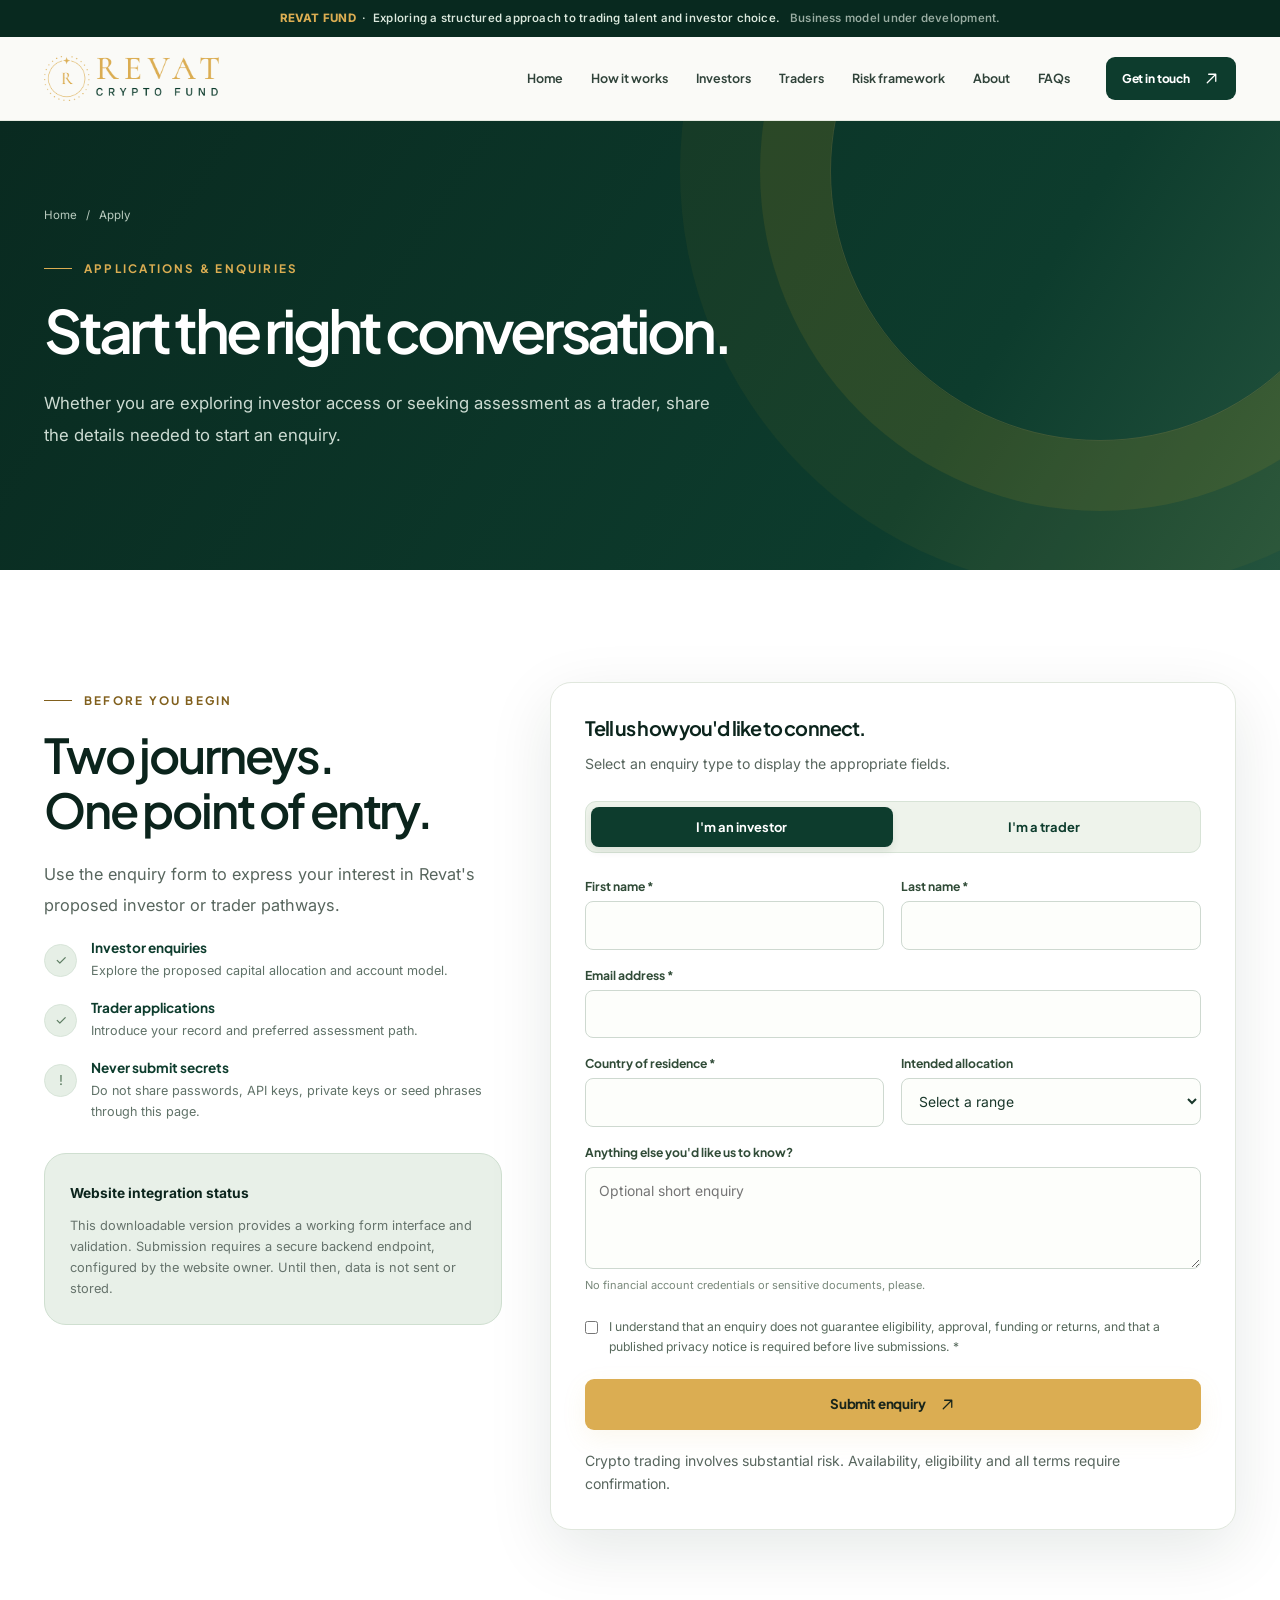
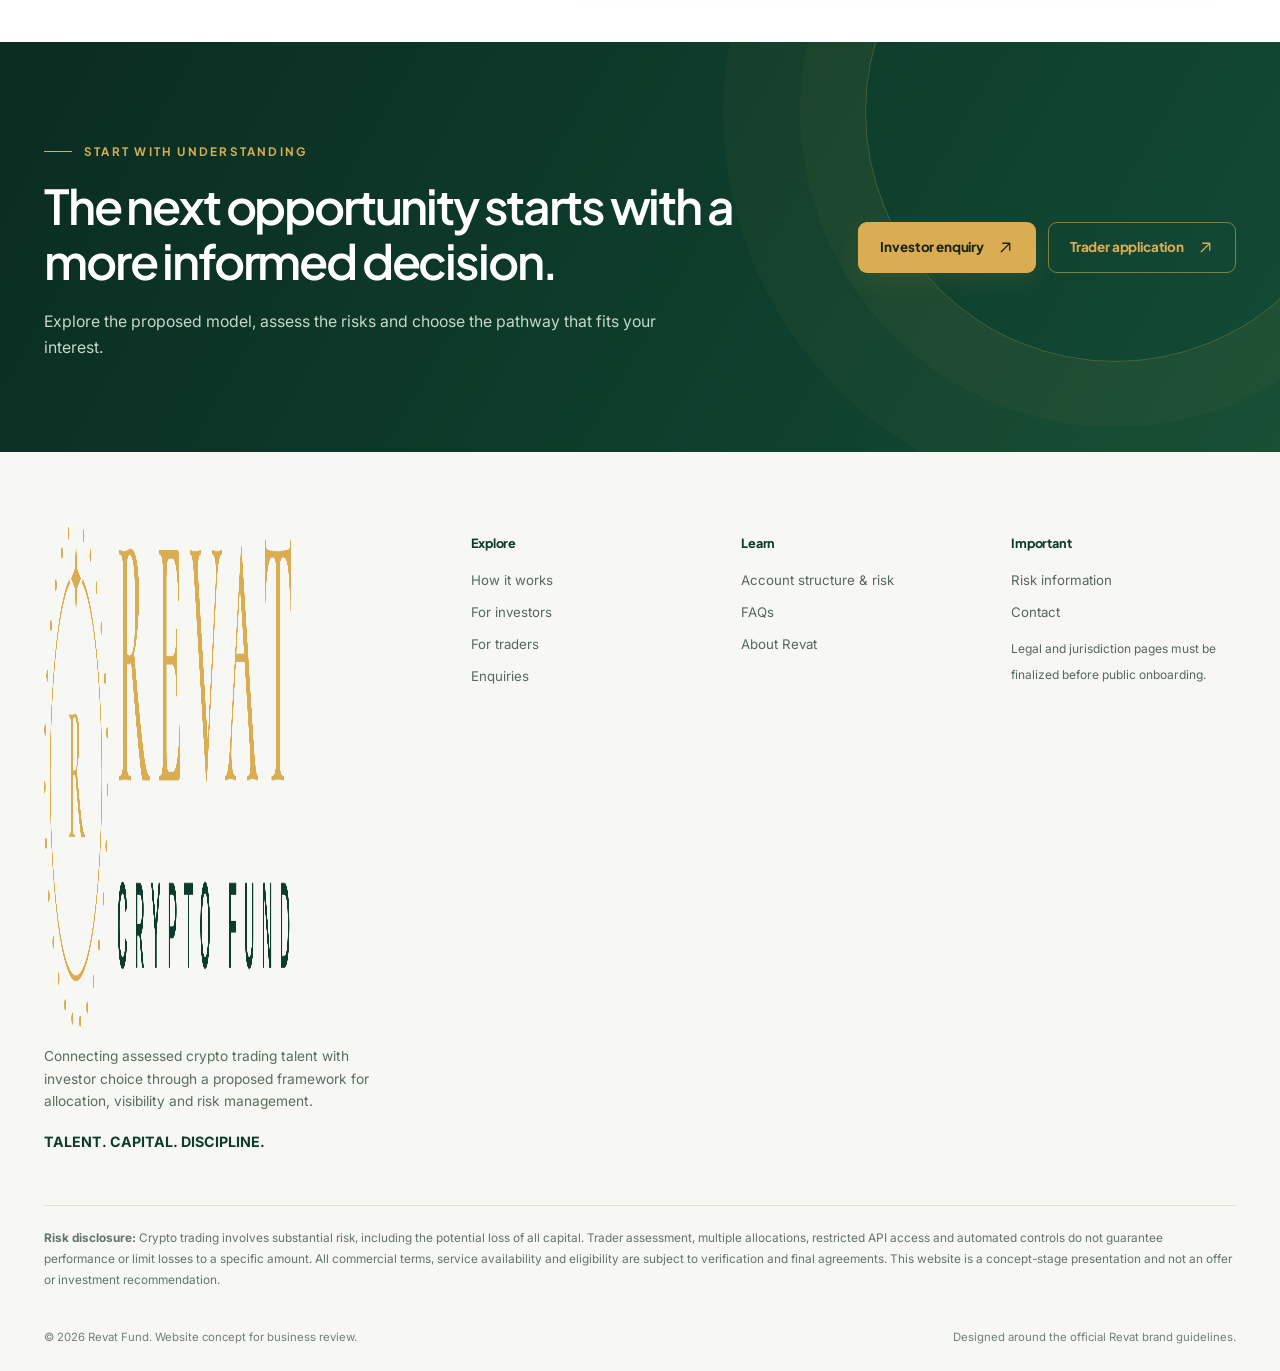
<file: apply.html>
<!doctype html><html lang="en"><head><meta charset="UTF-8"><meta name="viewport" content="width=device-width, initial-scale=1.0"><meta name="theme-color" content="#0D3C2D"><meta name="description" content="Explore investor access or apply for Revat’s proposed crypto trader assessment through a secure enquiry interface."><meta property="og:type" content="website"><meta property="og:title" content="Investor &amp; Trader Enquiries | Revat Fund"><meta property="og:description" content="Explore investor access or apply for Revat’s proposed crypto trader assessment through a secure enquiry interface."><meta property="og:image" content="assets/og-revat.png"><title>Investor &amp; Trader Enquiries | Revat Fund</title><link rel="icon" href="assets/favicon.png" type="image/png"><link rel="preconnect" href="https://fonts.googleapis.com"><link rel="preconnect" href="https://fonts.gstatic.com" crossorigin><script>document.documentElement.classList.add("js")</script><link rel="stylesheet" href="styles.css"></head><body>
<svg xmlns="http://www.w3.org/2000/svg" style="position:absolute;width:0;height:0;overflow:hidden" aria-hidden="true"><defs>
<symbol id="i-arrow-up-right" viewBox="0 0 24 24"><path d="M6 18 18 6M8 6h10v10" fill="none" stroke="currentColor" stroke-width="1.8" stroke-linecap="round" stroke-linejoin="round"/></symbol>
<symbol id="i-arrow-right" viewBox="0 0 24 24"><path d="M4 12h16m-7-7 7 7-7 7" fill="none" stroke="currentColor" stroke-width="1.8" stroke-linecap="round" stroke-linejoin="round"/></symbol>
<symbol id="i-chevron-left" viewBox="0 0 24 24"><path d="m15 18-6-6 6-6" fill="none" stroke="currentColor" stroke-width="1.8" stroke-linecap="round" stroke-linejoin="round"/></symbol>
<symbol id="i-chevron-right" viewBox="0 0 24 24"><path d="m9 18 6-6-6-6" fill="none" stroke="currentColor" stroke-width="1.8" stroke-linecap="round" stroke-linejoin="round"/></symbol>
<symbol id="i-menu" viewBox="0 0 24 24"><path d="M4 7h16M4 12h16M4 17h16" fill="none" stroke="currentColor" stroke-width="1.8" stroke-linecap="round"/></symbol>
<symbol id="i-shield" viewBox="0 0 24 24"><path d="M12 2 20 6v6c0 5.2-3.3 8-8 10-4.7-2-8-4.8-8-10V6l8-4Z" fill="none" stroke="currentColor" stroke-width="1.7" stroke-linejoin="round"/><path d="m8.5 12 2.5 2.5 4.8-5" fill="none" stroke="currentColor" stroke-width="1.7" stroke-linecap="round" stroke-linejoin="round"/></symbol>
<symbol id="i-chart" viewBox="0 0 24 24"><path d="M4 20V4m0 16h16M7 15l4-5 3 3 5-7" fill="none" stroke="currentColor" stroke-width="1.7" stroke-linejoin="round" stroke-linecap="round"/></symbol>
<symbol id="i-layers" viewBox="0 0 24 24"><path d="M12 3 21 8l-9 5-9-5 9-5Zm-9 9 9 5 9-5M3 16l9 5 9-5" fill="none" stroke="currentColor" stroke-width="1.7" stroke-linejoin="round" stroke-linecap="round"/></symbol>
</defs></svg><a href="#main" class="skip-link">Skip to content</a><div class="topnote"><strong>REVAT FUND</strong> &nbsp;·&nbsp; Exploring a structured approach to trading talent and investor choice. &nbsp; <span style="opacity:.69">Business model under development.</span></div>
<header class="site-header"><div class="container nav"><a href="index.html" class="brand" aria-label="Revat Crypto Fund — Home"><img src="assets/revat-logo-horizontal.png" alt="Revat Crypto Fund" width="2048" height="500"></a><nav class="nav-links" id="primary-menu" aria-label="Primary navigation"><a href="index.html" class="" >Home</a><a href="how-it-works.html" class="" >How it works</a><a href="investors.html" class="" >Investors</a><a href="traders.html" class="" >Traders</a><a href="risk-management.html" class="" >Risk framework</a><a href="about.html" class="" >About</a><a href="faq.html" class="" >FAQs</a><div class="nav-cta"><a class="btn btn-forest" href="apply.html">Get in touch <svg class="" aria-hidden="true"><use href="#i-arrow-up-right"></use></svg></a></div></nav><button id="menu-toggle" class="mobile-toggle" aria-label="Open navigation" aria-expanded="false" aria-controls="primary-menu"><svg class="" aria-hidden="true"><use href="#i-menu"></use></svg></button></div></header>
<main id="main"><section class="inner-hero"><div class="container"><div class="breadcrumb"><a href="index.html">Home</a> &nbsp; / &nbsp; Apply</div><div class="eyebrow eyebrow--light">APPLICATIONS & ENQUIRIES</div><h1>Start the right conversation.</h1><p class="lead">Whether you are exploring investor access or seeking assessment as a trader, share the details needed to start an enquiry.</p><div class="btn-row"></div></div></section><section class="section section--white"><div class="container application-layout"><div class="reveal"><div class="eyebrow ">BEFORE YOU BEGIN</div><h2>Two journeys.<br>One point of entry.</h2><p class="body-copy" style="margin-top:22px">Use the enquiry form to express your interest in Revat's proposed investor or trader pathways.</p><div class="highlight-list"><div class="highlight-row"><span class="circle">✓</span><div><strong>Investor enquiries</strong><span>Explore the proposed capital allocation and account model.</span></div></div><div class="highlight-row"><span class="circle">✓</span><div><strong>Trader applications</strong><span>Introduce your record and preferred assessment path.</span></div></div><div class="highlight-row"><span class="circle">!</span><div><strong>Never submit secrets</strong><span>Do not share passwords, API keys, private keys or seed phrases through this page.</span></div></div></div><div class="soft-panel" style="margin-top:30px;padding:25px"><strong style="font-size:.86rem">Website integration status</strong><p class="notice" style="margin:10px 0 0">This downloadable version provides a working form interface and validation. Submission requires a secure backend endpoint, configured by the website owner. Until then, data is not sent or stored.</p></div></div><div class="form-card reveal"><h3>Tell us how you'd like to connect.</h3><p>Select an enquiry type to display the appropriate fields.</p><div class="role-tabs" role="tablist" aria-label="Enquiry type"><button class="role-tab active" type="button" data-role="investor" aria-selected="true" role="tab">I'm an investor</button><button class="role-tab" type="button" data-role="trader" aria-selected="false" role="tab">I'm a trader</button></div><form id="lead-form" novalidate><input type="hidden" name="role" id="form-role" value="investor"><div class="form-grid"><div class="form-field"><label for="first-name">First name *</label><input id="first-name" name="firstName" autocomplete="given-name" maxlength="90" required></div><div class="form-field"><label for="last-name">Last name *</label><input id="last-name" name="lastName" autocomplete="family-name" maxlength="90" required></div><div class="form-field full"><label for="email">Email address *</label><input type="email" id="email" name="email" autocomplete="email" maxlength="190" required></div><div class="form-field"><label for="country">Country of residence *</label><input id="country" name="country" autocomplete="country-name" maxlength="100" required></div><div class="form-field form-role" data-for="investor"><label for="allocation">Intended allocation</label><select id="allocation" name="intendedAllocation"><option value="">Select a range</option><option>10,000–24,999 USDT</option><option>25,000–99,999 USDT</option><option>100,000–999,999 USDT</option><option>1,000,000+ USDT</option><option>Undecided</option></select></div><div class="form-field form-role" data-for="trader" hidden><label for="experience">Trading experience</label><select id="experience" name="tradingExperience"><option value="">Select a range</option><option>Less than 1 year</option><option>1–2 years</option><option>3–5 years</option><option>More than 5 years</option></select></div><div class="form-field form-role full" data-for="trader" hidden><label for="verification">Preferred assessment route</label><select id="verification" name="verificationRoute"><option value="">Choose a route</option><option value="history">Historical trade logs or read-only API review</option><option value="demo">Two-month demo assessment</option><option value="unsure">Not sure yet</option></select></div><div class="form-field full"><label for="message">Anything else you'd like us to know?</label><textarea id="message" name="message" maxlength="1200" placeholder="Optional short enquiry"></textarea><span class="form-hint">No financial account credentials or sensitive documents, please.</span></div></div><label class="consent"><input type="checkbox" required id="consent" name="consent"><span>I understand that an enquiry does not guarantee eligibility, approval, funding or returns, and that a published privacy notice is required before live submissions. *</span></label><button type="submit" class="btn btn-primary" style="width:100%">Submit enquiry <svg class="" aria-hidden="true"><use href="#i-arrow-up-right"></use></svg></button><div class="form-status" id="form-status" role="status" aria-live="polite"></div></form><p class="notice" style="margin:19px 0 0">Crypto trading involves substantial risk. Availability, eligibility and all terms require confirmation.</p></div></div></section></main>
<section class="closing"><div class="container closing-grid"><div><div class="eyebrow eyebrow--light">START WITH UNDERSTANDING</div><h2>The next opportunity starts with a more informed decision.</h2><p>Explore the proposed model, assess the risks and choose the pathway that fits your interest.</p></div><div class="btn-row"><a class="btn btn-primary" href="apply.html?role=investor">Investor enquiry <svg class="" aria-hidden="true"><use href="#i-arrow-up-right"></use></svg></a><a class="btn btn-outline" href="apply.html?role=trader">Trader application <svg class="" aria-hidden="true"><use href="#i-arrow-up-right"></use></svg></a></div></div></section>
<footer class="footer"><div class="container"><div class="footer-top"><div class="footer-brand"><a href="index.html" aria-label="Revat home"><img src="assets/revat-logo-horizontal.png" alt="Revat Crypto Fund" width="2048" height="500"></a><p>Connecting assessed crypto trading talent with investor choice through a proposed framework for allocation, visibility and risk management.</p><span class="small" style="font-weight:700;color:var(--forest)">TALENT. CAPITAL. DISCIPLINE.</span></div><div class="footer-links"><h4>Explore</h4><a href="how-it-works.html">How it works</a><a href="investors.html">For investors</a><a href="traders.html">For traders</a><a href="apply.html">Enquiries</a></div><div class="footer-links"><h4>Learn</h4><a href="risk-management.html">Account structure & risk</a><a href="faq.html">FAQs</a><a href="about.html">About Revat</a></div><div class="footer-links"><h4>Important</h4><a href="risk-management.html">Risk information</a><a href="apply.html">Contact</a><span class="tiny" style="color:var(--muted)">Legal and jurisdiction pages must be finalized before public onboarding.</span></div></div><p class="disclosure"><strong>Risk disclosure:</strong> Crypto trading involves substantial risk, including the potential loss of all capital. Trader assessment, multiple allocations, restricted API access and automated controls do not guarantee performance or limit losses to a specific amount. All commercial terms, service availability and eligibility are subject to verification and final agreements. This website is a concept-stage presentation and not an offer or investment recommendation.</p><div class="footer-bottom"><span>© 2026 Revat Fund. Website concept for business review.</span><span>Designed around the official Revat brand guidelines.</span></div></div></footer><script src="config.js"></script><script src="script.js" defer></script></body></html>
</file>
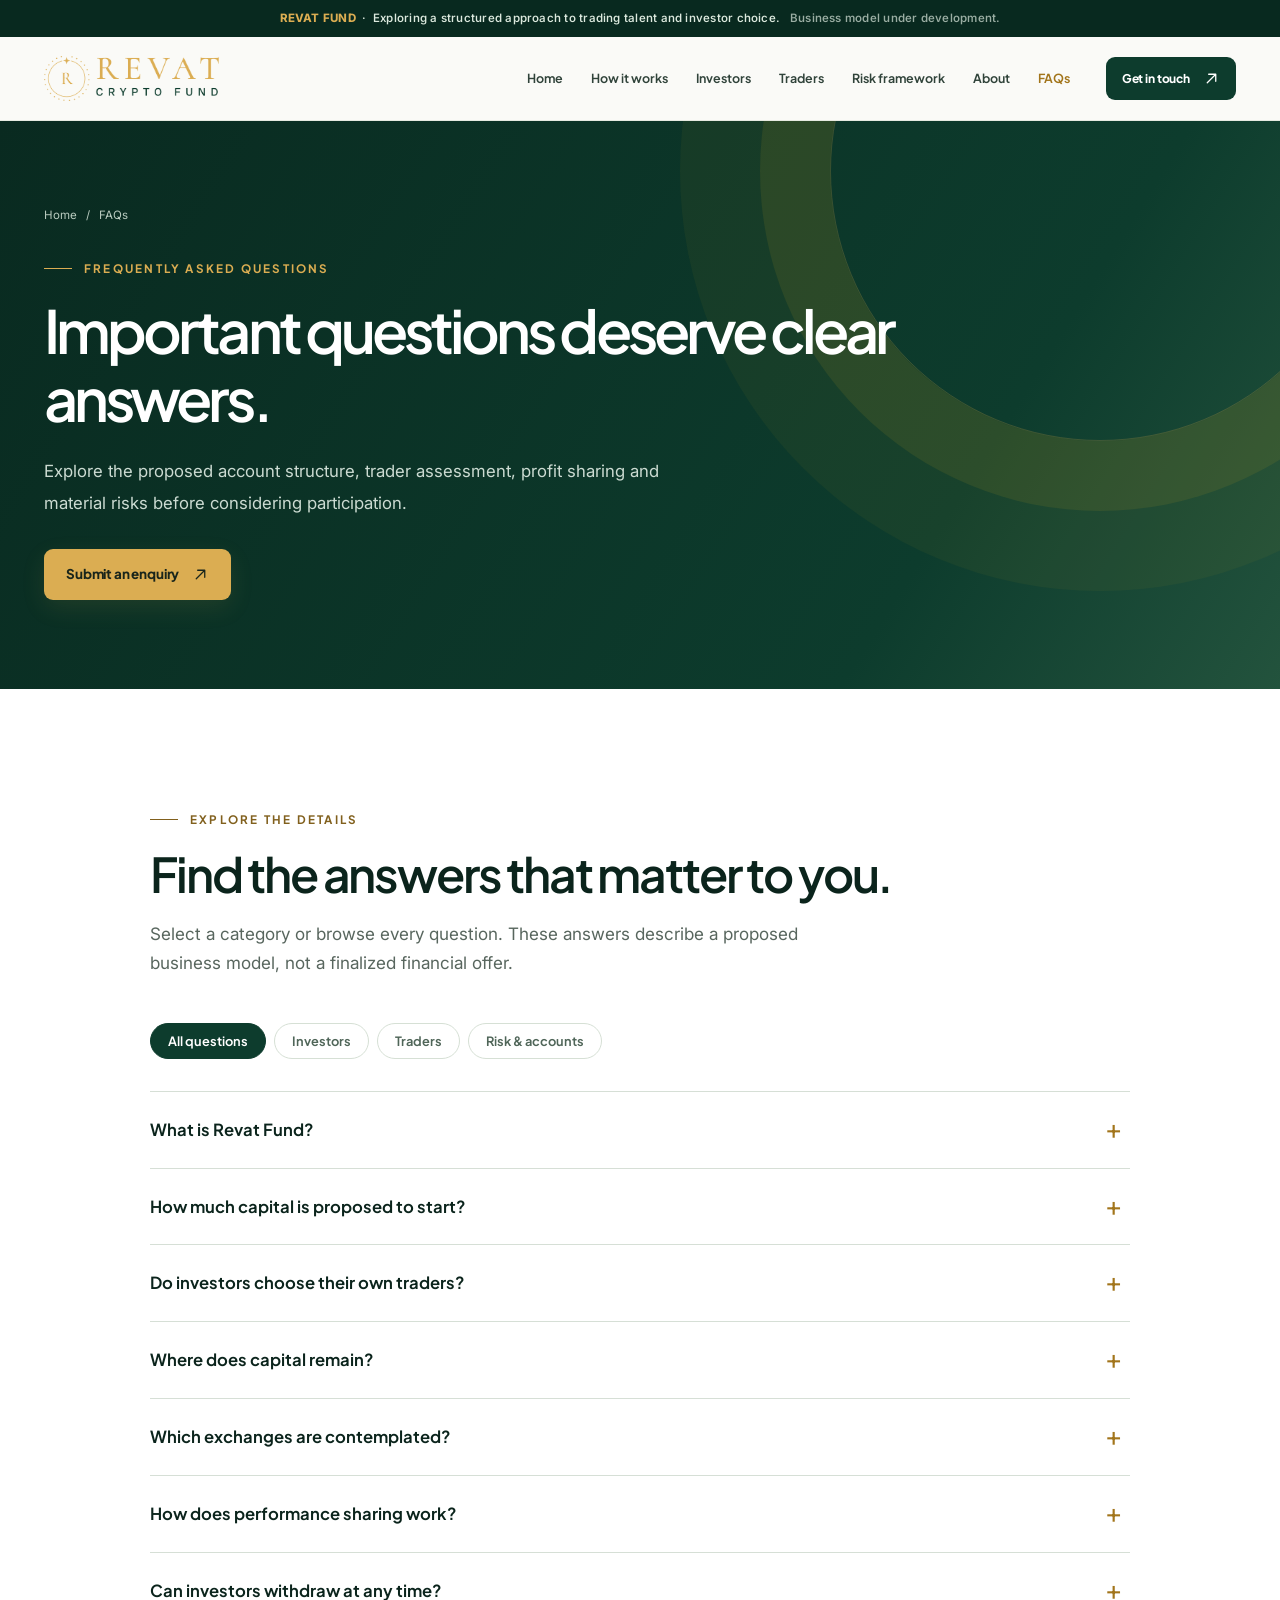
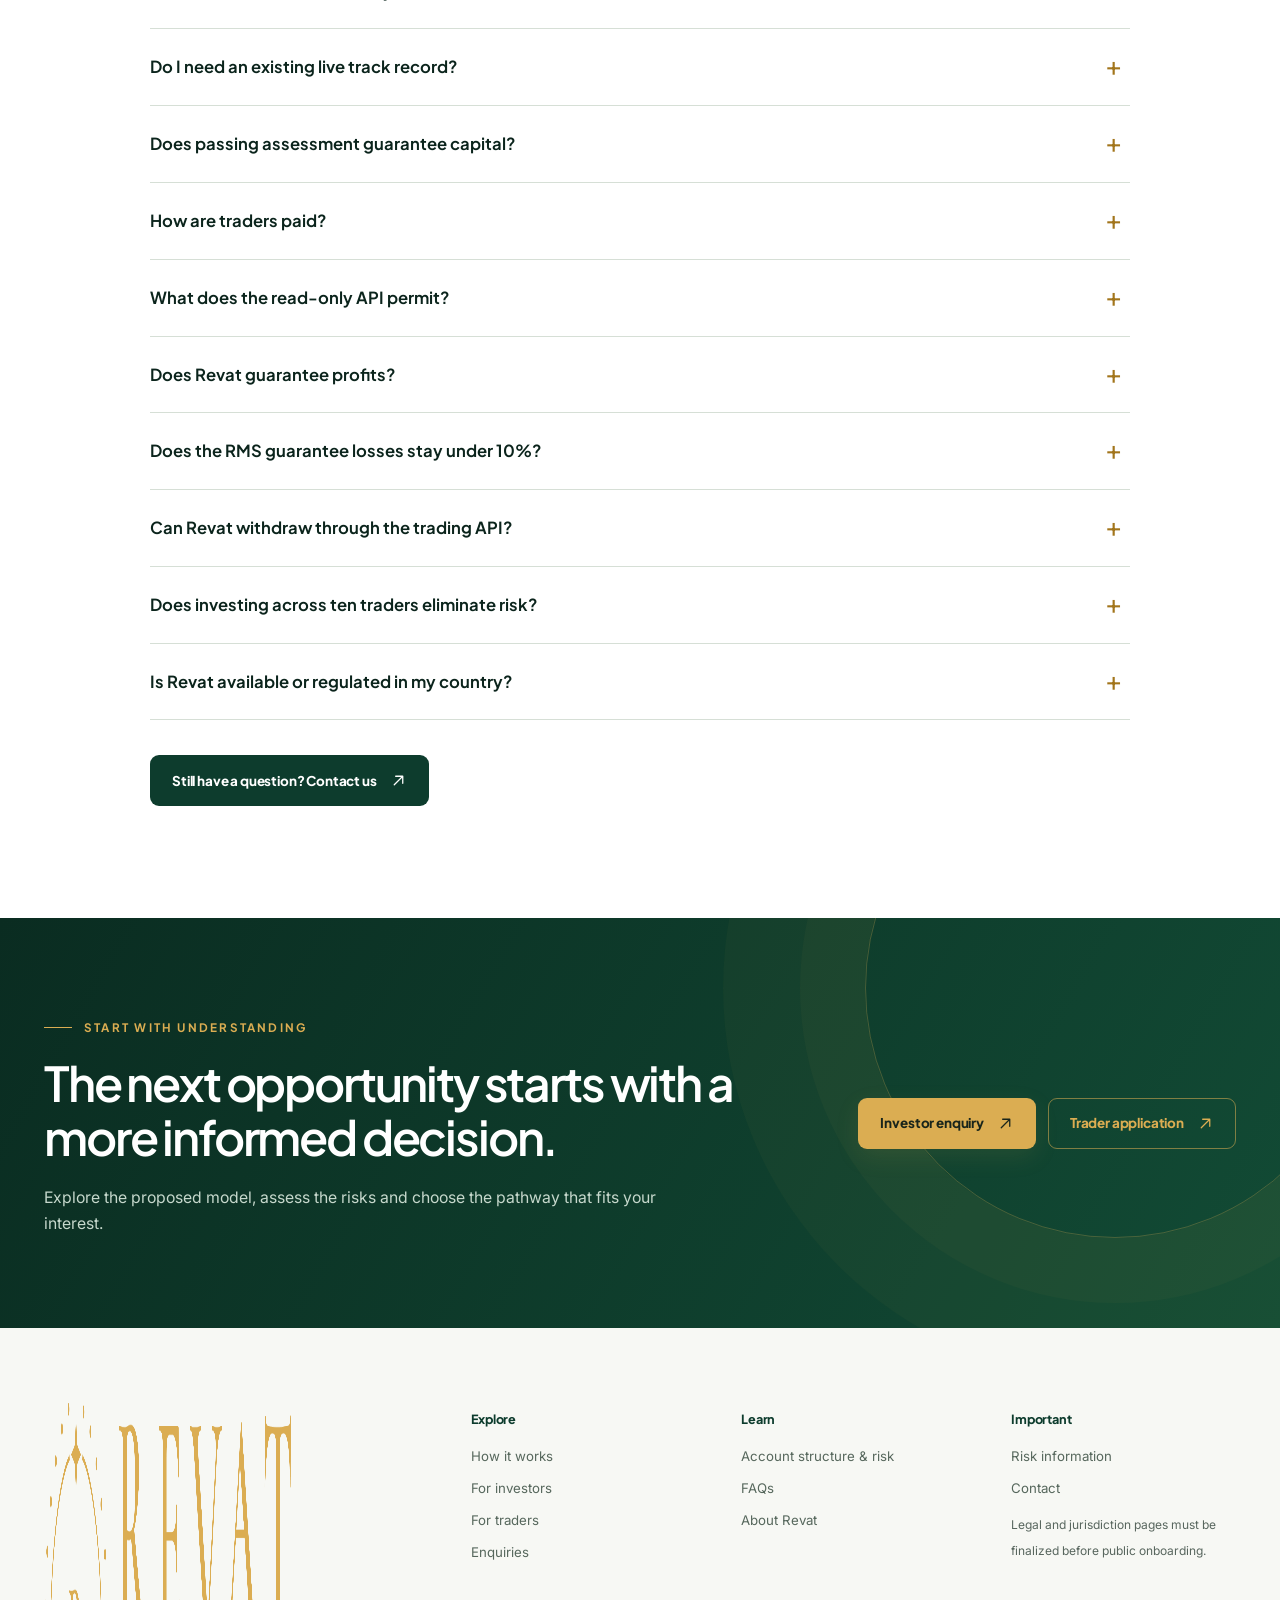
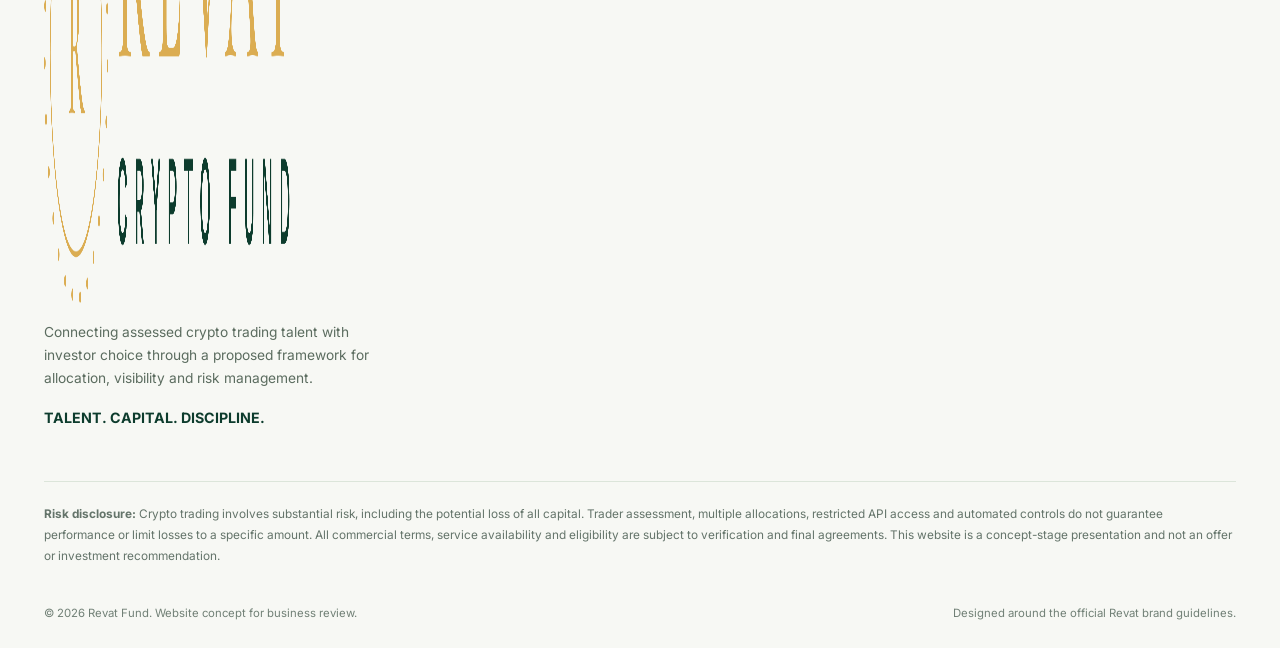
<file: faq.html>
<!doctype html><html lang="en"><head><meta charset="UTF-8"><meta name="viewport" content="width=device-width, initial-scale=1.0"><meta name="theme-color" content="#0D3C2D"><meta name="description" content="Answers about proposed Revat investor allocations, trader assessment, exchange subaccounts, fees and risk management."><meta property="og:type" content="website"><meta property="og:title" content="Frequently Asked Questions | Revat Fund"><meta property="og:description" content="Answers about proposed Revat investor allocations, trader assessment, exchange subaccounts, fees and risk management."><meta property="og:image" content="assets/og-revat.png"><title>Frequently Asked Questions | Revat Fund</title><link rel="icon" href="assets/favicon.png" type="image/png"><link rel="preconnect" href="https://fonts.googleapis.com"><link rel="preconnect" href="https://fonts.gstatic.com" crossorigin><script>document.documentElement.classList.add("js")</script><link rel="stylesheet" href="styles.css"></head><body>
<svg xmlns="http://www.w3.org/2000/svg" style="position:absolute;width:0;height:0;overflow:hidden" aria-hidden="true"><defs>
<symbol id="i-arrow-up-right" viewBox="0 0 24 24"><path d="M6 18 18 6M8 6h10v10" fill="none" stroke="currentColor" stroke-width="1.8" stroke-linecap="round" stroke-linejoin="round"/></symbol>
<symbol id="i-arrow-right" viewBox="0 0 24 24"><path d="M4 12h16m-7-7 7 7-7 7" fill="none" stroke="currentColor" stroke-width="1.8" stroke-linecap="round" stroke-linejoin="round"/></symbol>
<symbol id="i-chevron-left" viewBox="0 0 24 24"><path d="m15 18-6-6 6-6" fill="none" stroke="currentColor" stroke-width="1.8" stroke-linecap="round" stroke-linejoin="round"/></symbol>
<symbol id="i-chevron-right" viewBox="0 0 24 24"><path d="m9 18 6-6-6-6" fill="none" stroke="currentColor" stroke-width="1.8" stroke-linecap="round" stroke-linejoin="round"/></symbol>
<symbol id="i-menu" viewBox="0 0 24 24"><path d="M4 7h16M4 12h16M4 17h16" fill="none" stroke="currentColor" stroke-width="1.8" stroke-linecap="round"/></symbol>
<symbol id="i-shield" viewBox="0 0 24 24"><path d="M12 2 20 6v6c0 5.2-3.3 8-8 10-4.7-2-8-4.8-8-10V6l8-4Z" fill="none" stroke="currentColor" stroke-width="1.7" stroke-linejoin="round"/><path d="m8.5 12 2.5 2.5 4.8-5" fill="none" stroke="currentColor" stroke-width="1.7" stroke-linecap="round" stroke-linejoin="round"/></symbol>
<symbol id="i-chart" viewBox="0 0 24 24"><path d="M4 20V4m0 16h16M7 15l4-5 3 3 5-7" fill="none" stroke="currentColor" stroke-width="1.7" stroke-linejoin="round" stroke-linecap="round"/></symbol>
<symbol id="i-layers" viewBox="0 0 24 24"><path d="M12 3 21 8l-9 5-9-5 9-5Zm-9 9 9 5 9-5M3 16l9 5 9-5" fill="none" stroke="currentColor" stroke-width="1.7" stroke-linejoin="round" stroke-linecap="round"/></symbol>
</defs></svg><a href="#main" class="skip-link">Skip to content</a><div class="topnote"><strong>REVAT FUND</strong> &nbsp;·&nbsp; Exploring a structured approach to trading talent and investor choice. &nbsp; <span style="opacity:.69">Business model under development.</span></div>
<header class="site-header"><div class="container nav"><a href="index.html" class="brand" aria-label="Revat Crypto Fund — Home"><img src="assets/revat-logo-horizontal.png" alt="Revat Crypto Fund" width="2048" height="500"></a><nav class="nav-links" id="primary-menu" aria-label="Primary navigation"><a href="index.html" class="" >Home</a><a href="how-it-works.html" class="" >How it works</a><a href="investors.html" class="" >Investors</a><a href="traders.html" class="" >Traders</a><a href="risk-management.html" class="" >Risk framework</a><a href="about.html" class="" >About</a><a href="faq.html" class="active" aria-current="page">FAQs</a><div class="nav-cta"><a class="btn btn-forest" href="apply.html">Get in touch <svg class="" aria-hidden="true"><use href="#i-arrow-up-right"></use></svg></a></div></nav><button id="menu-toggle" class="mobile-toggle" aria-label="Open navigation" aria-expanded="false" aria-controls="primary-menu"><svg class="" aria-hidden="true"><use href="#i-menu"></use></svg></button></div></header>
<main id="main"><section class="inner-hero"><div class="container"><div class="breadcrumb"><a href="index.html">Home</a> &nbsp; / &nbsp; FAQs</div><div class="eyebrow eyebrow--light">FREQUENTLY ASKED QUESTIONS</div><h1>Important questions deserve clear answers.</h1><p class="lead">Explore the proposed account structure, trader assessment, profit sharing and material risks before considering participation.</p><div class="btn-row"><a class="btn btn-primary" href="apply.html">Submit an enquiry <svg class="" aria-hidden="true"><use href="#i-arrow-up-right"></use></svg></a></div></div></section><section class="section section--white"><div class="container" style="max-width:980px"><div class="section-heading  reveal"><div class="eyebrow ">EXPLORE THE DETAILS</div><h2>Find the answers that matter to you.</h2><p>Select a category or browse every question. These answers describe a proposed business model, not a finalized financial offer.</p></div><div class="faq-tabs"><button class="filter-chip active" data-filter="all" aria-pressed="true">All questions</button><button class="filter-chip" data-filter="investor" aria-pressed="false">Investors</button><button class="filter-chip" data-filter="trader" aria-pressed="false">Traders</button><button class="filter-chip" data-filter="risk" aria-pressed="false">Risk &amp; accounts</button></div><div class="faq-list"><details class="faq" data-group="investor"><summary>What is Revat Fund?</summary><div class="answer">Revat is developing a platform where eligible investors select from assessed crypto traders and allocate through a proposed exchange-subaccount and risk management framework.</div></details><details class="faq" data-group="investor"><summary>How much capital is proposed to start?</summary><div class="answer">The business draft proposes a starting minimum of 10,000 USDT, allocating at least 1,000 USDT to each of a minimum of ten traders. These are proposed terms, not a live offer.</div></details><details class="faq" data-group="investor"><summary>Do investors choose their own traders?</summary><div class="answer">Under the intended model, investors select approved traders from available platform listings. Approval does not predict returns.</div></details><details class="faq" data-group="investor"><summary>Where does capital remain?</summary><div class="answer">In eligible exchange subaccounts owned by the investor at a supported exchange, not in a pooled Revat trading wallet. Exchange custody and trading risks remain.</div></details><details class="faq" data-group="investor"><summary>Which exchanges are contemplated?</summary><div class="answer">The business draft names Binance and Bybit, subject to exchange eligibility, supported account types, jurisdictions and final integration.</div></details><details class="faq" data-group="investor"><summary>How does performance sharing work?</summary><div class="answer">Indicative standard terms propose a 60% investor and 40% Revat share of eligible trading profits. Terms, calculations, costs and settlement are not final; losses are possible.</div></details><details class="faq" data-group="investor"><summary>Can investors withdraw at any time?</summary><div class="answer">Withdrawal and reallocation procedures, including handling of open positions and exchange restrictions, must be defined in final operating terms. No immediate-access promise is made.</div></details><details class="faq" data-group="trader"><summary>Do I need an existing live track record?</summary><div class="answer">No suitable live record is required for the proposed two-month demo assessment route. All applicants remain subject to approval.</div></details><details class="faq" data-group="trader"><summary>Does passing assessment guarantee capital?</summary><div class="answer">No. Approval creates eligibility for investor selection, not a guaranteed allocation or earnings.</div></details><details class="faq" data-group="trader"><summary>How are traders paid?</summary><div class="answer">The draft indicates trader compensation may be funded from Revat’s performance share, with preliminary percentages of approximately 20–25% of eligible generated profits and other terms possible at larger capital tiers.</div></details><details class="faq" data-group="trader"><summary>What does the read-only API permit?</summary><div class="answer">Read-only assessment access is intended to allow review of trading information without granting trading or withdrawal authority.</div></details><details class="faq" data-group="risk"><summary>Does Revat guarantee profits?</summary><div class="answer">No. Crypto trading can produce substantial losses, including loss of all allocated capital. No fixed yield or guaranteed return is offered.</div></details><details class="faq" data-group="risk"><summary>Does the RMS guarantee losses stay under 10%?</summary><div class="answer">No. The intended intervention target is for an individual trading subaccount, and execution conditions or system failures can produce losses beyond it.</div></details><details class="faq" data-group="risk"><summary>Can Revat withdraw through the trading API?</summary><div class="answer">The proposed setup requires trading-only API permissions with withdrawals disabled. Trading permissions still expose funds to trading risk.</div></details><details class="faq" data-group="risk"><summary>Does investing across ten traders eliminate risk?</summary><div class="answer">No. Strategies can move together, and correlated losses may occur across multiple trader allocations.</div></details><details class="faq" data-group="risk"><summary>Is Revat available or regulated in my country?</summary><div class="answer">Eligibility, legal entity details and regulatory status have not been confirmed in the supplied materials. They must be reviewed and published before live participation.</div></details></div><div style="margin-top:35px"><a class="btn btn-forest" href="apply.html">Still have a question? Contact us <svg class="" aria-hidden="true"><use href="#i-arrow-up-right"></use></svg></a></div></div></section></main>
<section class="closing"><div class="container closing-grid"><div><div class="eyebrow eyebrow--light">START WITH UNDERSTANDING</div><h2>The next opportunity starts with a more informed decision.</h2><p>Explore the proposed model, assess the risks and choose the pathway that fits your interest.</p></div><div class="btn-row"><a class="btn btn-primary" href="apply.html?role=investor">Investor enquiry <svg class="" aria-hidden="true"><use href="#i-arrow-up-right"></use></svg></a><a class="btn btn-outline" href="apply.html?role=trader">Trader application <svg class="" aria-hidden="true"><use href="#i-arrow-up-right"></use></svg></a></div></div></section>
<footer class="footer"><div class="container"><div class="footer-top"><div class="footer-brand"><a href="index.html" aria-label="Revat home"><img src="assets/revat-logo-horizontal.png" alt="Revat Crypto Fund" width="2048" height="500"></a><p>Connecting assessed crypto trading talent with investor choice through a proposed framework for allocation, visibility and risk management.</p><span class="small" style="font-weight:700;color:var(--forest)">TALENT. CAPITAL. DISCIPLINE.</span></div><div class="footer-links"><h4>Explore</h4><a href="how-it-works.html">How it works</a><a href="investors.html">For investors</a><a href="traders.html">For traders</a><a href="apply.html">Enquiries</a></div><div class="footer-links"><h4>Learn</h4><a href="risk-management.html">Account structure & risk</a><a href="faq.html">FAQs</a><a href="about.html">About Revat</a></div><div class="footer-links"><h4>Important</h4><a href="risk-management.html">Risk information</a><a href="apply.html">Contact</a><span class="tiny" style="color:var(--muted)">Legal and jurisdiction pages must be finalized before public onboarding.</span></div></div><p class="disclosure"><strong>Risk disclosure:</strong> Crypto trading involves substantial risk, including the potential loss of all capital. Trader assessment, multiple allocations, restricted API access and automated controls do not guarantee performance or limit losses to a specific amount. All commercial terms, service availability and eligibility are subject to verification and final agreements. This website is a concept-stage presentation and not an offer or investment recommendation.</p><div class="footer-bottom"><span>© 2026 Revat Fund. Website concept for business review.</span><span>Designed around the official Revat brand guidelines.</span></div></div></footer><script src="config.js"></script><script src="script.js" defer></script></body></html>
</file>
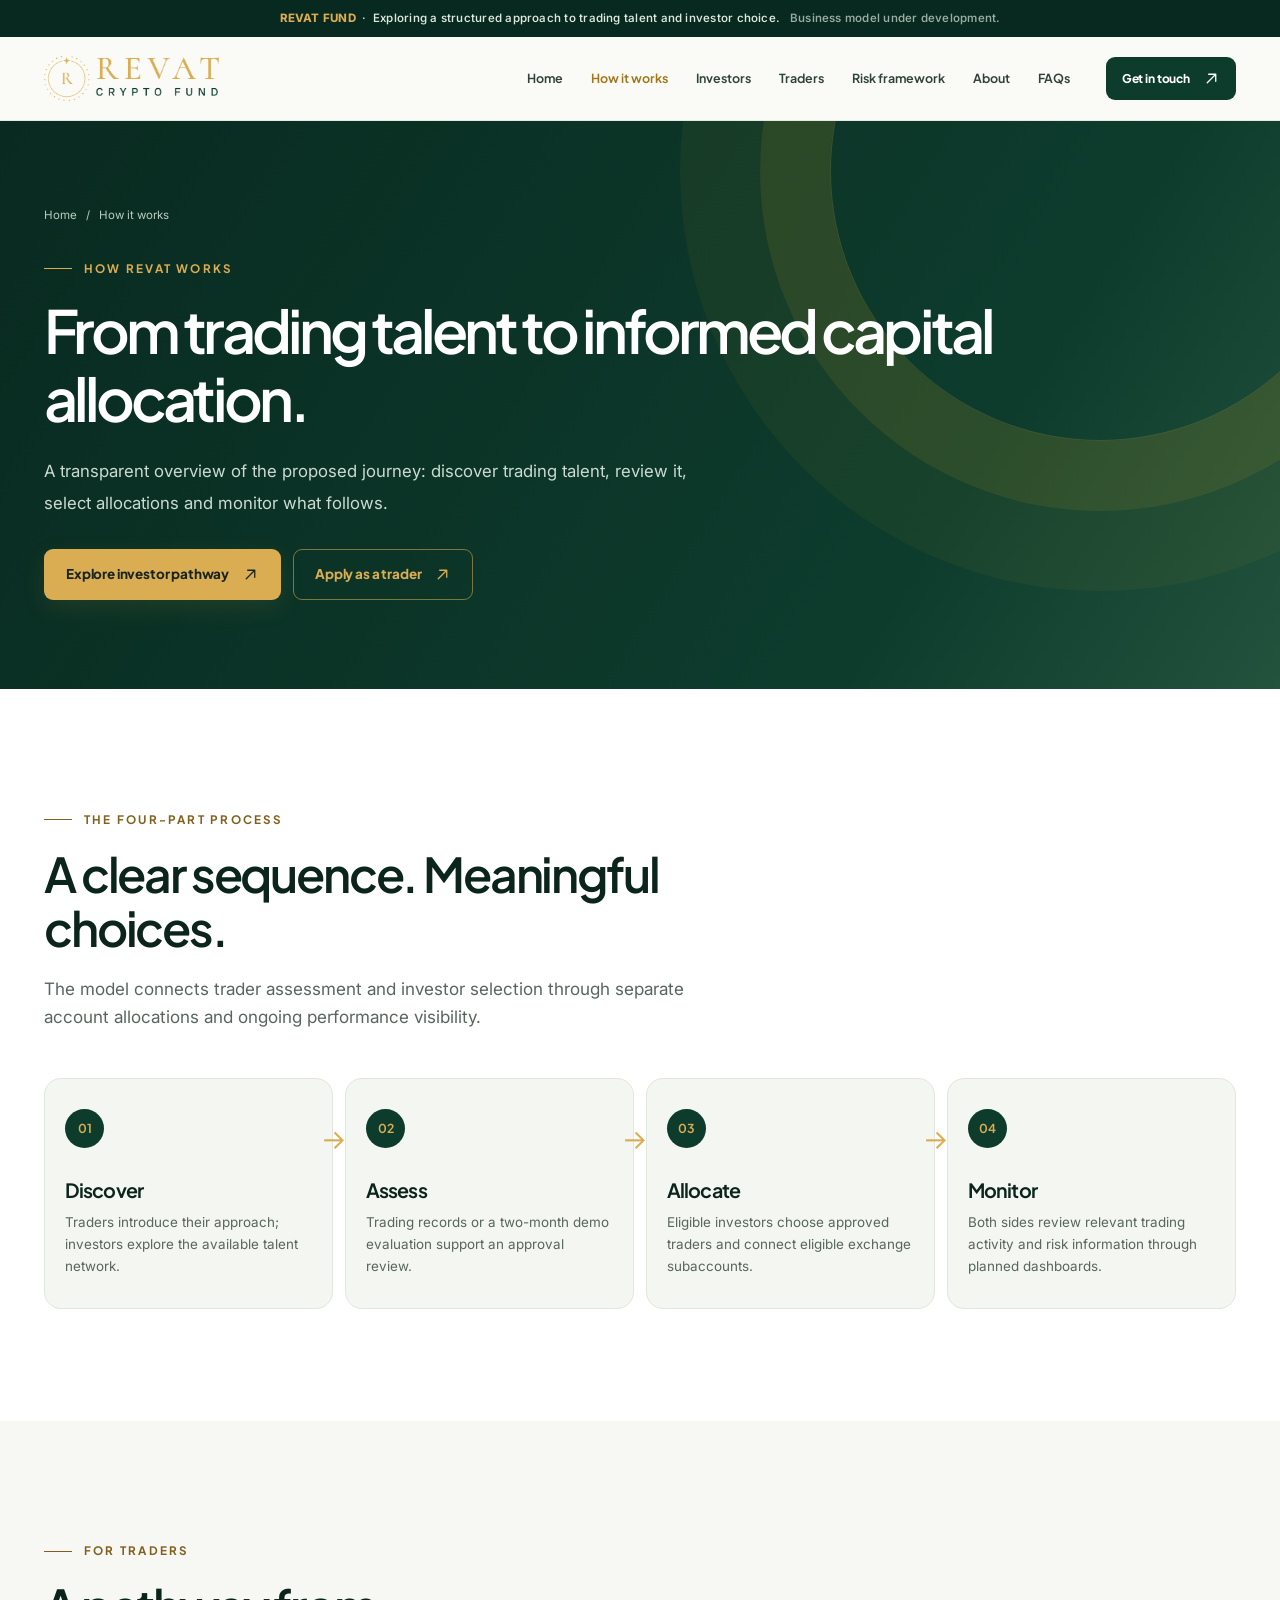
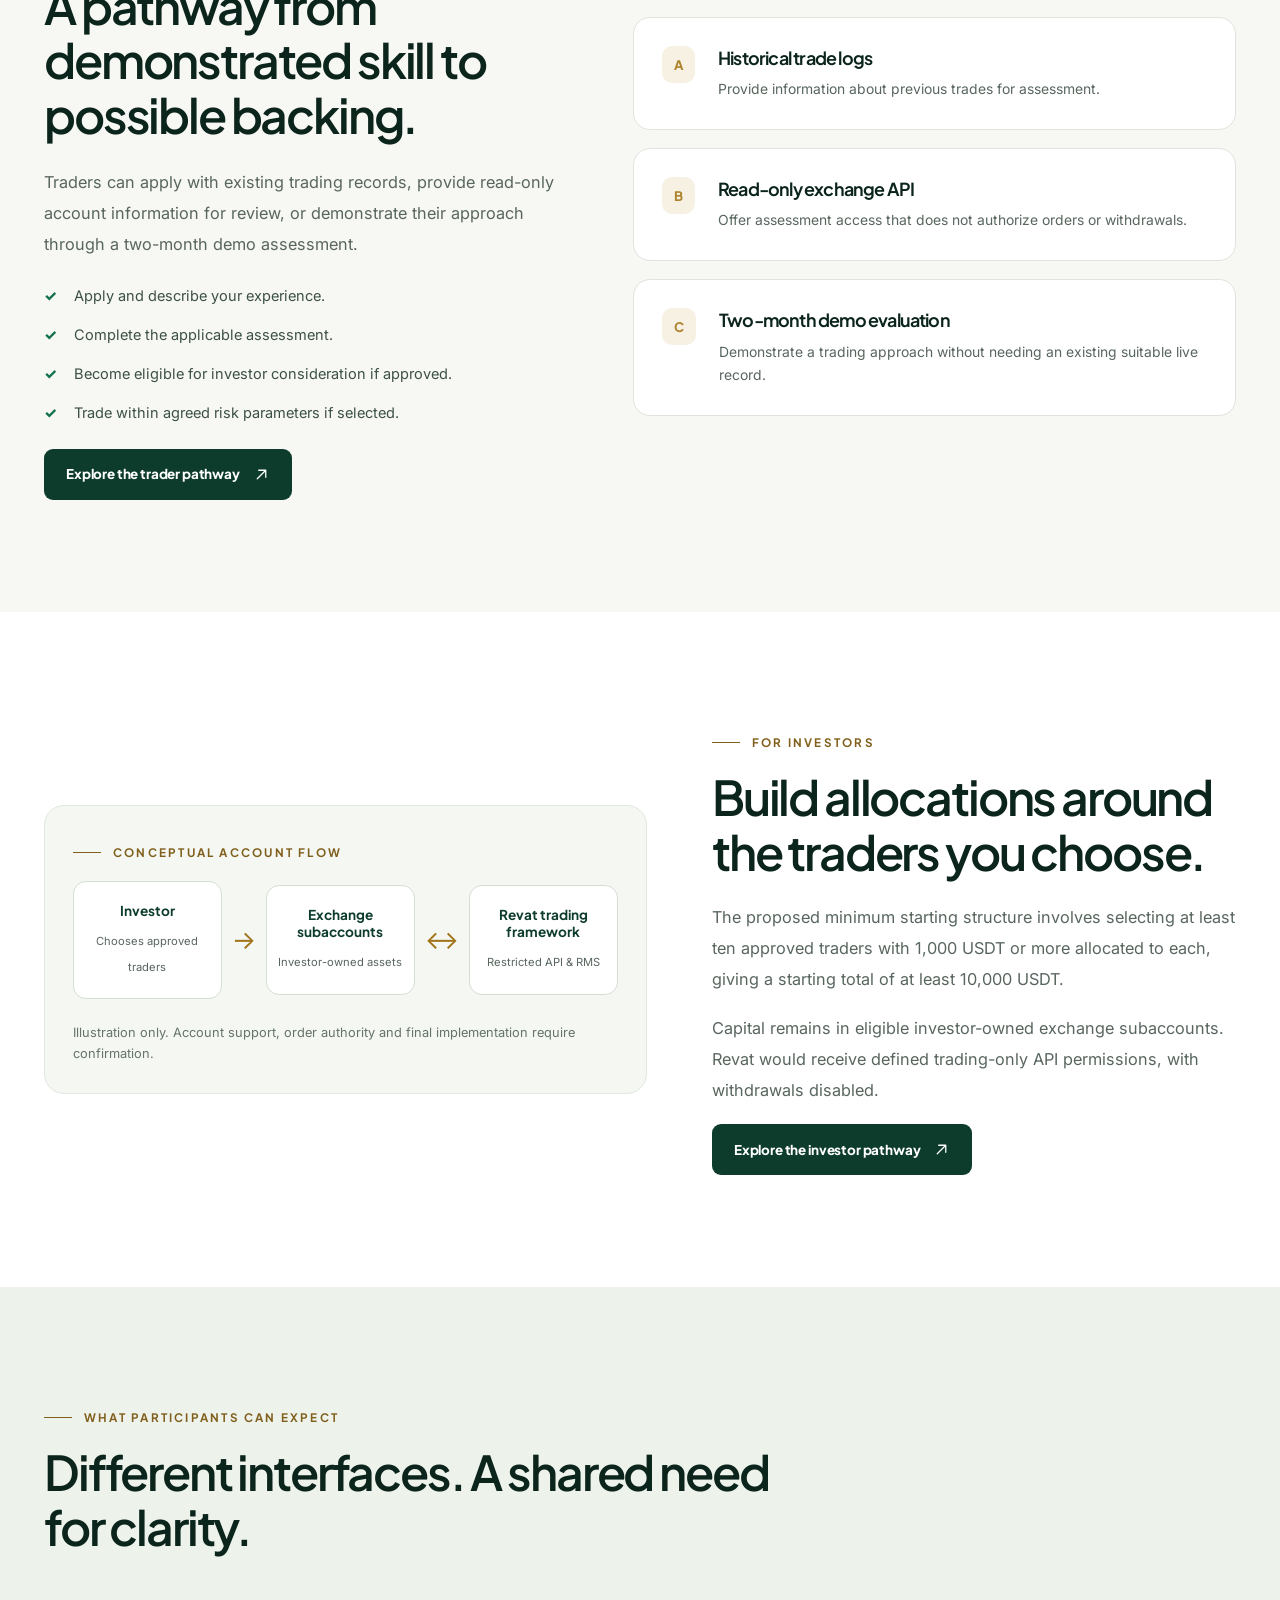
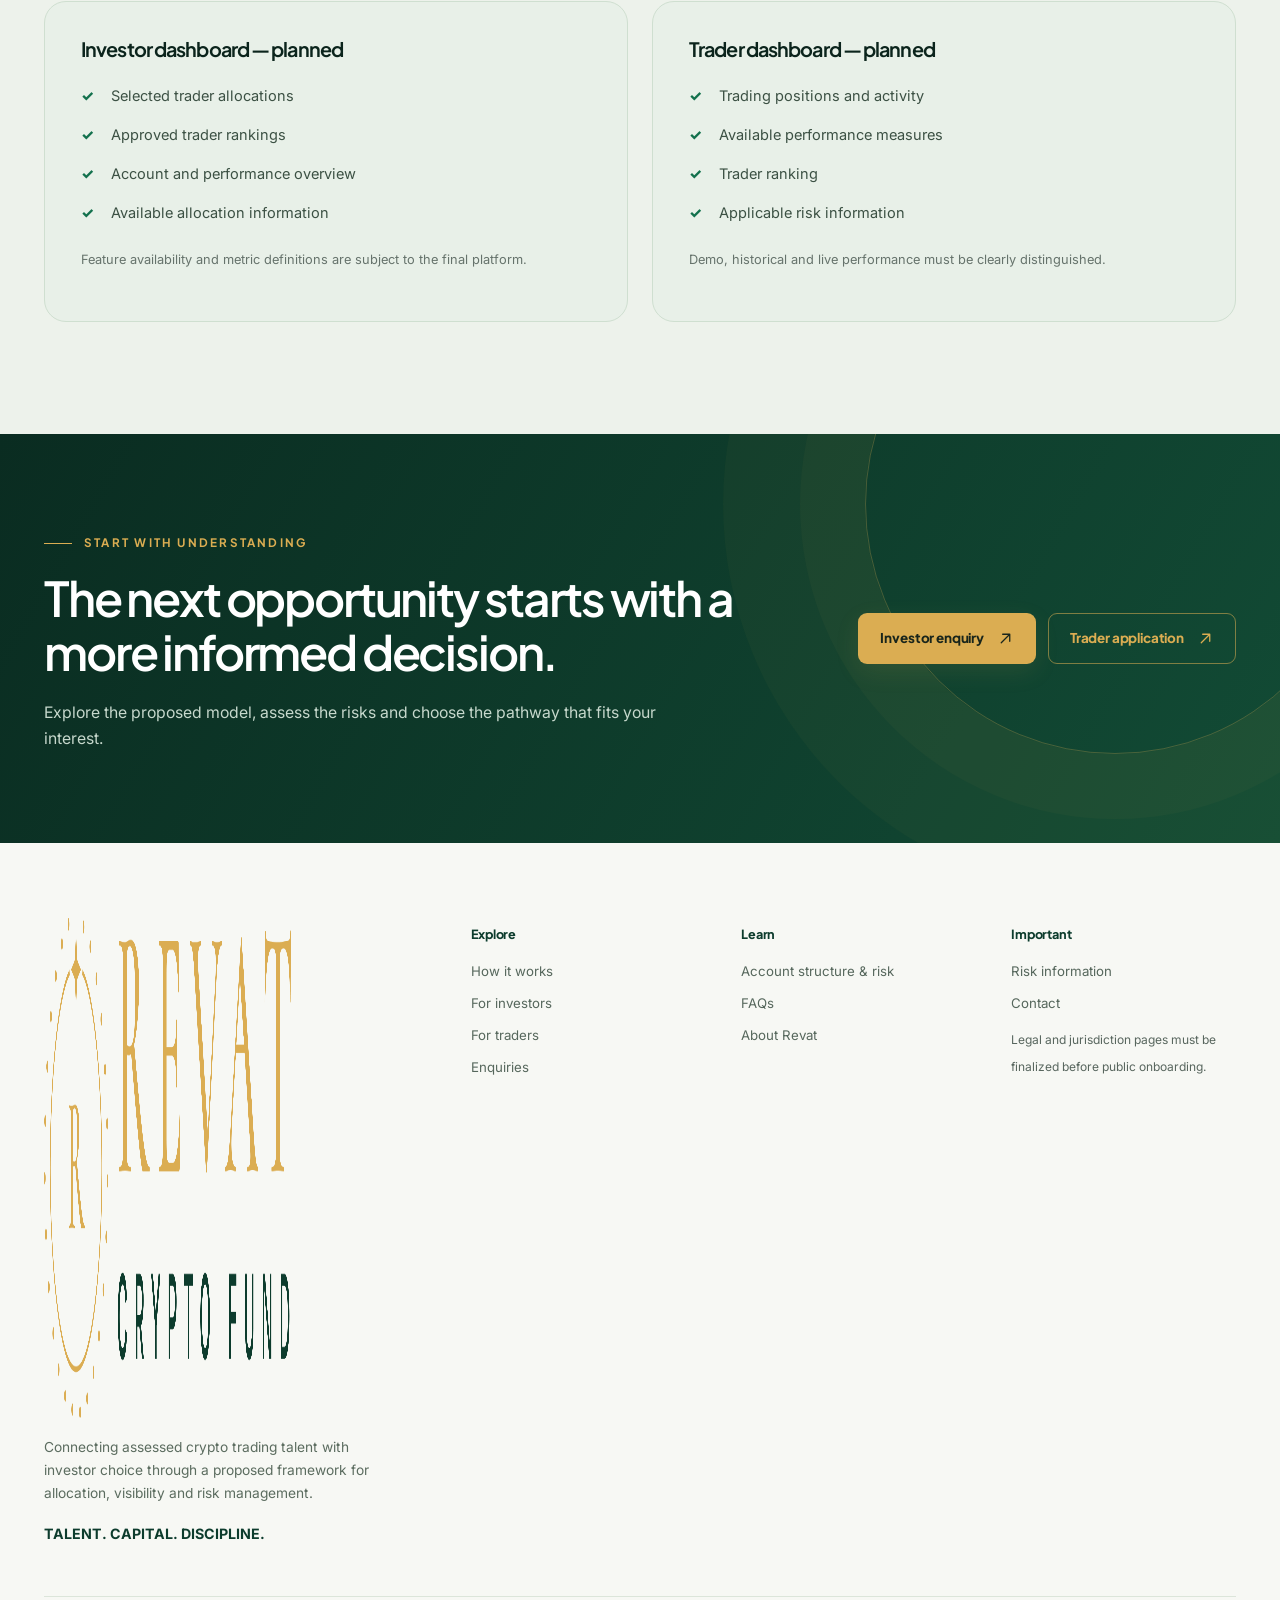
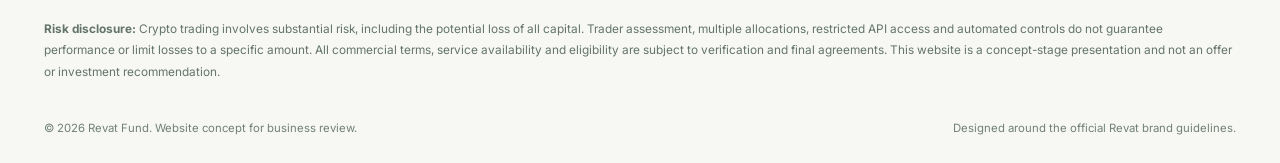
<file: how-it-works.html>
<!doctype html><html lang="en"><head><meta charset="UTF-8"><meta name="viewport" content="width=device-width, initial-scale=1.0"><meta name="theme-color" content="#0D3C2D"><meta name="description" content="Understand the proposed Revat model: trader verification, investor-selected crypto trading allocations, exchange account connections and performance monitoring."><meta property="og:type" content="website"><meta property="og:title" content="How Revat Works | Assessment, Allocation &amp; Monitoring"><meta property="og:description" content="Understand the proposed Revat model: trader verification, investor-selected crypto trading allocations, exchange account connections and performance monitoring."><meta property="og:image" content="assets/og-revat.png"><title>How Revat Works | Assessment, Allocation &amp; Monitoring</title><link rel="icon" href="assets/favicon.png" type="image/png"><link rel="preconnect" href="https://fonts.googleapis.com"><link rel="preconnect" href="https://fonts.gstatic.com" crossorigin><script>document.documentElement.classList.add("js")</script><link rel="stylesheet" href="styles.css"></head><body>
<svg xmlns="http://www.w3.org/2000/svg" style="position:absolute;width:0;height:0;overflow:hidden" aria-hidden="true"><defs>
<symbol id="i-arrow-up-right" viewBox="0 0 24 24"><path d="M6 18 18 6M8 6h10v10" fill="none" stroke="currentColor" stroke-width="1.8" stroke-linecap="round" stroke-linejoin="round"/></symbol>
<symbol id="i-arrow-right" viewBox="0 0 24 24"><path d="M4 12h16m-7-7 7 7-7 7" fill="none" stroke="currentColor" stroke-width="1.8" stroke-linecap="round" stroke-linejoin="round"/></symbol>
<symbol id="i-chevron-left" viewBox="0 0 24 24"><path d="m15 18-6-6 6-6" fill="none" stroke="currentColor" stroke-width="1.8" stroke-linecap="round" stroke-linejoin="round"/></symbol>
<symbol id="i-chevron-right" viewBox="0 0 24 24"><path d="m9 18 6-6-6-6" fill="none" stroke="currentColor" stroke-width="1.8" stroke-linecap="round" stroke-linejoin="round"/></symbol>
<symbol id="i-menu" viewBox="0 0 24 24"><path d="M4 7h16M4 12h16M4 17h16" fill="none" stroke="currentColor" stroke-width="1.8" stroke-linecap="round"/></symbol>
<symbol id="i-shield" viewBox="0 0 24 24"><path d="M12 2 20 6v6c0 5.2-3.3 8-8 10-4.7-2-8-4.8-8-10V6l8-4Z" fill="none" stroke="currentColor" stroke-width="1.7" stroke-linejoin="round"/><path d="m8.5 12 2.5 2.5 4.8-5" fill="none" stroke="currentColor" stroke-width="1.7" stroke-linecap="round" stroke-linejoin="round"/></symbol>
<symbol id="i-chart" viewBox="0 0 24 24"><path d="M4 20V4m0 16h16M7 15l4-5 3 3 5-7" fill="none" stroke="currentColor" stroke-width="1.7" stroke-linejoin="round" stroke-linecap="round"/></symbol>
<symbol id="i-layers" viewBox="0 0 24 24"><path d="M12 3 21 8l-9 5-9-5 9-5Zm-9 9 9 5 9-5M3 16l9 5 9-5" fill="none" stroke="currentColor" stroke-width="1.7" stroke-linejoin="round" stroke-linecap="round"/></symbol>
</defs></svg><a href="#main" class="skip-link">Skip to content</a><div class="topnote"><strong>REVAT FUND</strong> &nbsp;·&nbsp; Exploring a structured approach to trading talent and investor choice. &nbsp; <span style="opacity:.69">Business model under development.</span></div>
<header class="site-header"><div class="container nav"><a href="index.html" class="brand" aria-label="Revat Crypto Fund — Home"><img src="assets/revat-logo-horizontal.png" alt="Revat Crypto Fund" width="2048" height="500"></a><nav class="nav-links" id="primary-menu" aria-label="Primary navigation"><a href="index.html" class="" >Home</a><a href="how-it-works.html" class="active" aria-current="page">How it works</a><a href="investors.html" class="" >Investors</a><a href="traders.html" class="" >Traders</a><a href="risk-management.html" class="" >Risk framework</a><a href="about.html" class="" >About</a><a href="faq.html" class="" >FAQs</a><div class="nav-cta"><a class="btn btn-forest" href="apply.html">Get in touch <svg class="" aria-hidden="true"><use href="#i-arrow-up-right"></use></svg></a></div></nav><button id="menu-toggle" class="mobile-toggle" aria-label="Open navigation" aria-expanded="false" aria-controls="primary-menu"><svg class="" aria-hidden="true"><use href="#i-menu"></use></svg></button></div></header>
<main id="main"><section class="inner-hero"><div class="container"><div class="breadcrumb"><a href="index.html">Home</a> &nbsp; / &nbsp; How it works</div><div class="eyebrow eyebrow--light">HOW REVAT WORKS</div><h1>From trading talent to informed capital allocation.</h1><p class="lead">A transparent overview of the proposed journey: discover trading talent, review it, select allocations and monitor what follows.</p><div class="btn-row"><a class="btn btn-primary" href="investors.html">Explore investor pathway <svg class="" aria-hidden="true"><use href="#i-arrow-up-right"></use></svg></a><a class="btn btn-outline" href="traders.html">Apply as a trader <svg class="" aria-hidden="true"><use href="#i-arrow-up-right"></use></svg></a></div></div></section><section class="section section--white"><div class="container"><div class="section-heading  reveal"><div class="eyebrow ">THE FOUR-PART PROCESS</div><h2>A clear sequence. Meaningful choices.</h2><p>The model connects trader assessment and investor selection through separate account allocations and ongoing performance visibility.</p></div><div class="journey-grid"><article class="journey-step reveal"><span class="step-num">01</span><h3>Discover</h3><p>Traders introduce their approach; investors explore the available talent network.</p></article><article class="journey-step reveal"><span class="step-num">02</span><h3>Assess</h3><p>Trading records or a two-month demo evaluation support an approval review.</p></article><article class="journey-step reveal"><span class="step-num">03</span><h3>Allocate</h3><p>Eligible investors choose approved traders and connect eligible exchange subaccounts.</p></article><article class="journey-step reveal"><span class="step-num">04</span><h3>Monitor</h3><p>Both sides review relevant trading activity and risk information through planned dashboards.</p></article></div></div></section>
<section class="section"><div class="container section-split"><div class="reveal"><div class="eyebrow ">FOR TRADERS</div><h2>A pathway from demonstrated skill to possible backing.</h2><p class="body-copy" style="margin-top:24px">Traders can apply with existing trading records, provide read-only account information for review, or demonstrate their approach through a two-month demo assessment.</p><ul class="check-list"><li>Apply and describe your experience.</li><li>Complete the applicable assessment.</li><li>Become eligible for investor consideration if approved.</li><li>Trade within agreed risk parameters if selected.</li></ul><a class="btn btn-forest" href="traders.html">Explore the trader pathway <svg class="" aria-hidden="true"><use href="#i-arrow-up-right"></use></svg></a></div><div class="numbered-stack reveal"><div class="numbered-card"><span class="n">A</span><div><h3>Historical trade logs</h3><p>Provide information about previous trades for assessment.</p></div></div><div class="numbered-card"><span class="n">B</span><div><h3>Read-only exchange API</h3><p>Offer assessment access that does not authorize orders or withdrawals.</p></div></div><div class="numbered-card"><span class="n">C</span><div><h3>Two-month demo evaluation</h3><p>Demonstrate a trading approach without needing an existing suitable live record.</p></div></div></div></div></section>
<section class="section section--white"><div class="container section-split flip"><div class="process-diagram reveal"><div class="eyebrow">CONCEPTUAL ACCOUNT FLOW</div><div class="process-row"><div class="diagram-node"><strong>Investor</strong><small>Chooses approved traders</small></div><div class="diagram-arrow">→</div><div class="diagram-node"><strong>Exchange subaccounts</strong><small>Investor-owned assets</small></div><div class="diagram-arrow">↔</div><div class="diagram-node"><strong>Revat trading framework</strong><small>Restricted API &amp; RMS</small></div></div><p class="notice" style="margin:23px 0 0">Illustration only. Account support, order authority and final implementation require confirmation.</p></div><div class="reveal"><div class="eyebrow ">FOR INVESTORS</div><h2>Build allocations around the traders you choose.</h2><p class="body-copy" style="margin-top:23px">The proposed minimum starting structure involves selecting at least ten approved traders with 1,000 USDT or more allocated to each, giving a starting total of at least 10,000 USDT.</p><p class="body-copy">Capital remains in eligible investor-owned exchange subaccounts. Revat would receive defined trading-only API permissions, with withdrawals disabled.</p><a class="btn btn-forest" href="investors.html">Explore the investor pathway <svg class="" aria-hidden="true"><use href="#i-arrow-up-right"></use></svg></a></div></div></section>
<section class="section section--mist"><div class="container"><div class="section-heading  reveal"><div class="eyebrow ">WHAT PARTICIPANTS CAN EXPECT</div><h2>Different interfaces. A shared need for clarity.</h2></div><div class="grid-2"><div class="soft-panel"><h3>Investor dashboard — planned</h3><ul class="check-list"><li>Selected trader allocations</li><li>Approved trader rankings</li><li>Account and performance overview</li><li>Available allocation information</li></ul><p class="notice">Feature availability and metric definitions are subject to the final platform.</p></div><div class="soft-panel"><h3>Trader dashboard — planned</h3><ul class="check-list"><li>Trading positions and activity</li><li>Available performance measures</li><li>Trader ranking</li><li>Applicable risk information</li></ul><p class="notice">Demo, historical and live performance must be clearly distinguished.</p></div></div></div></section>
</main>
<section class="closing"><div class="container closing-grid"><div><div class="eyebrow eyebrow--light">START WITH UNDERSTANDING</div><h2>The next opportunity starts with a more informed decision.</h2><p>Explore the proposed model, assess the risks and choose the pathway that fits your interest.</p></div><div class="btn-row"><a class="btn btn-primary" href="apply.html?role=investor">Investor enquiry <svg class="" aria-hidden="true"><use href="#i-arrow-up-right"></use></svg></a><a class="btn btn-outline" href="apply.html?role=trader">Trader application <svg class="" aria-hidden="true"><use href="#i-arrow-up-right"></use></svg></a></div></div></section>
<footer class="footer"><div class="container"><div class="footer-top"><div class="footer-brand"><a href="index.html" aria-label="Revat home"><img src="assets/revat-logo-horizontal.png" alt="Revat Crypto Fund" width="2048" height="500"></a><p>Connecting assessed crypto trading talent with investor choice through a proposed framework for allocation, visibility and risk management.</p><span class="small" style="font-weight:700;color:var(--forest)">TALENT. CAPITAL. DISCIPLINE.</span></div><div class="footer-links"><h4>Explore</h4><a href="how-it-works.html">How it works</a><a href="investors.html">For investors</a><a href="traders.html">For traders</a><a href="apply.html">Enquiries</a></div><div class="footer-links"><h4>Learn</h4><a href="risk-management.html">Account structure & risk</a><a href="faq.html">FAQs</a><a href="about.html">About Revat</a></div><div class="footer-links"><h4>Important</h4><a href="risk-management.html">Risk information</a><a href="apply.html">Contact</a><span class="tiny" style="color:var(--muted)">Legal and jurisdiction pages must be finalized before public onboarding.</span></div></div><p class="disclosure"><strong>Risk disclosure:</strong> Crypto trading involves substantial risk, including the potential loss of all capital. Trader assessment, multiple allocations, restricted API access and automated controls do not guarantee performance or limit losses to a specific amount. All commercial terms, service availability and eligibility are subject to verification and final agreements. This website is a concept-stage presentation and not an offer or investment recommendation.</p><div class="footer-bottom"><span>© 2026 Revat Fund. Website concept for business review.</span><span>Designed around the official Revat brand guidelines.</span></div></div></footer><script src="config.js"></script><script src="script.js" defer></script></body></html>
</file>
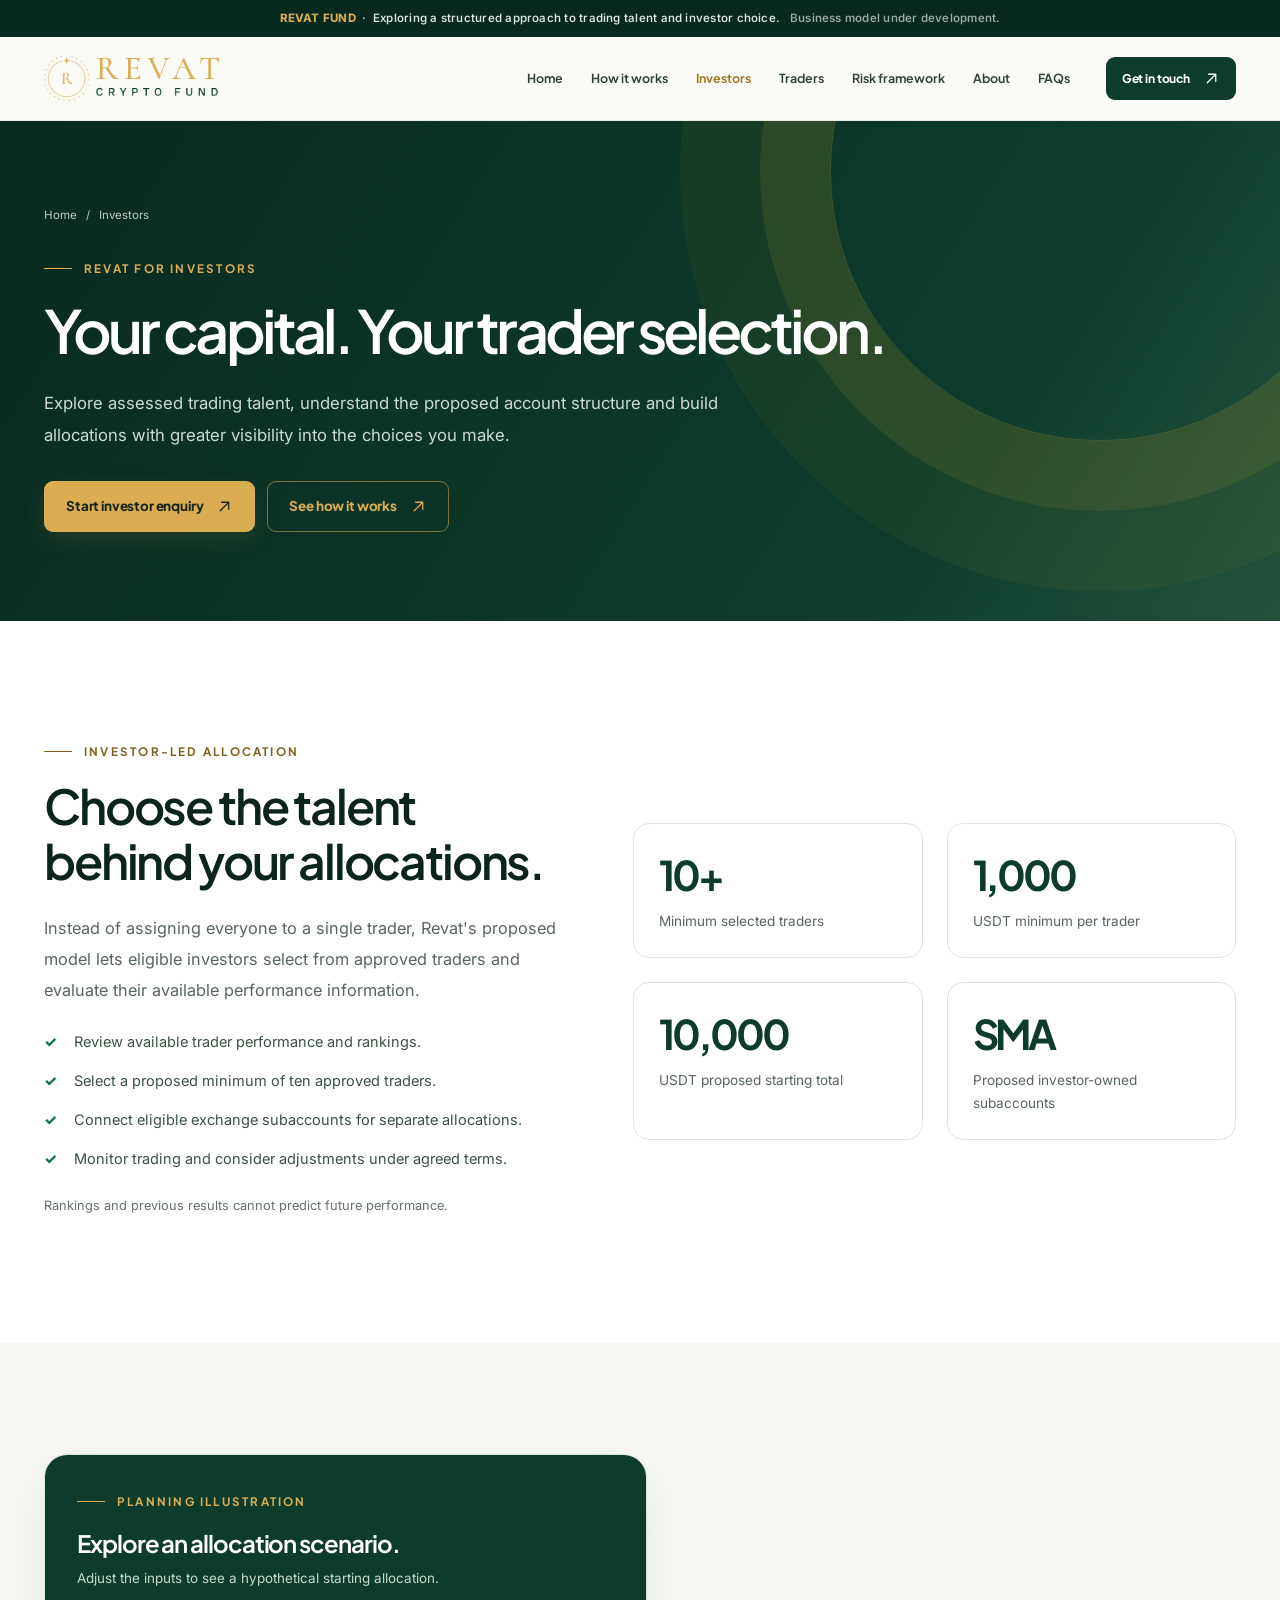
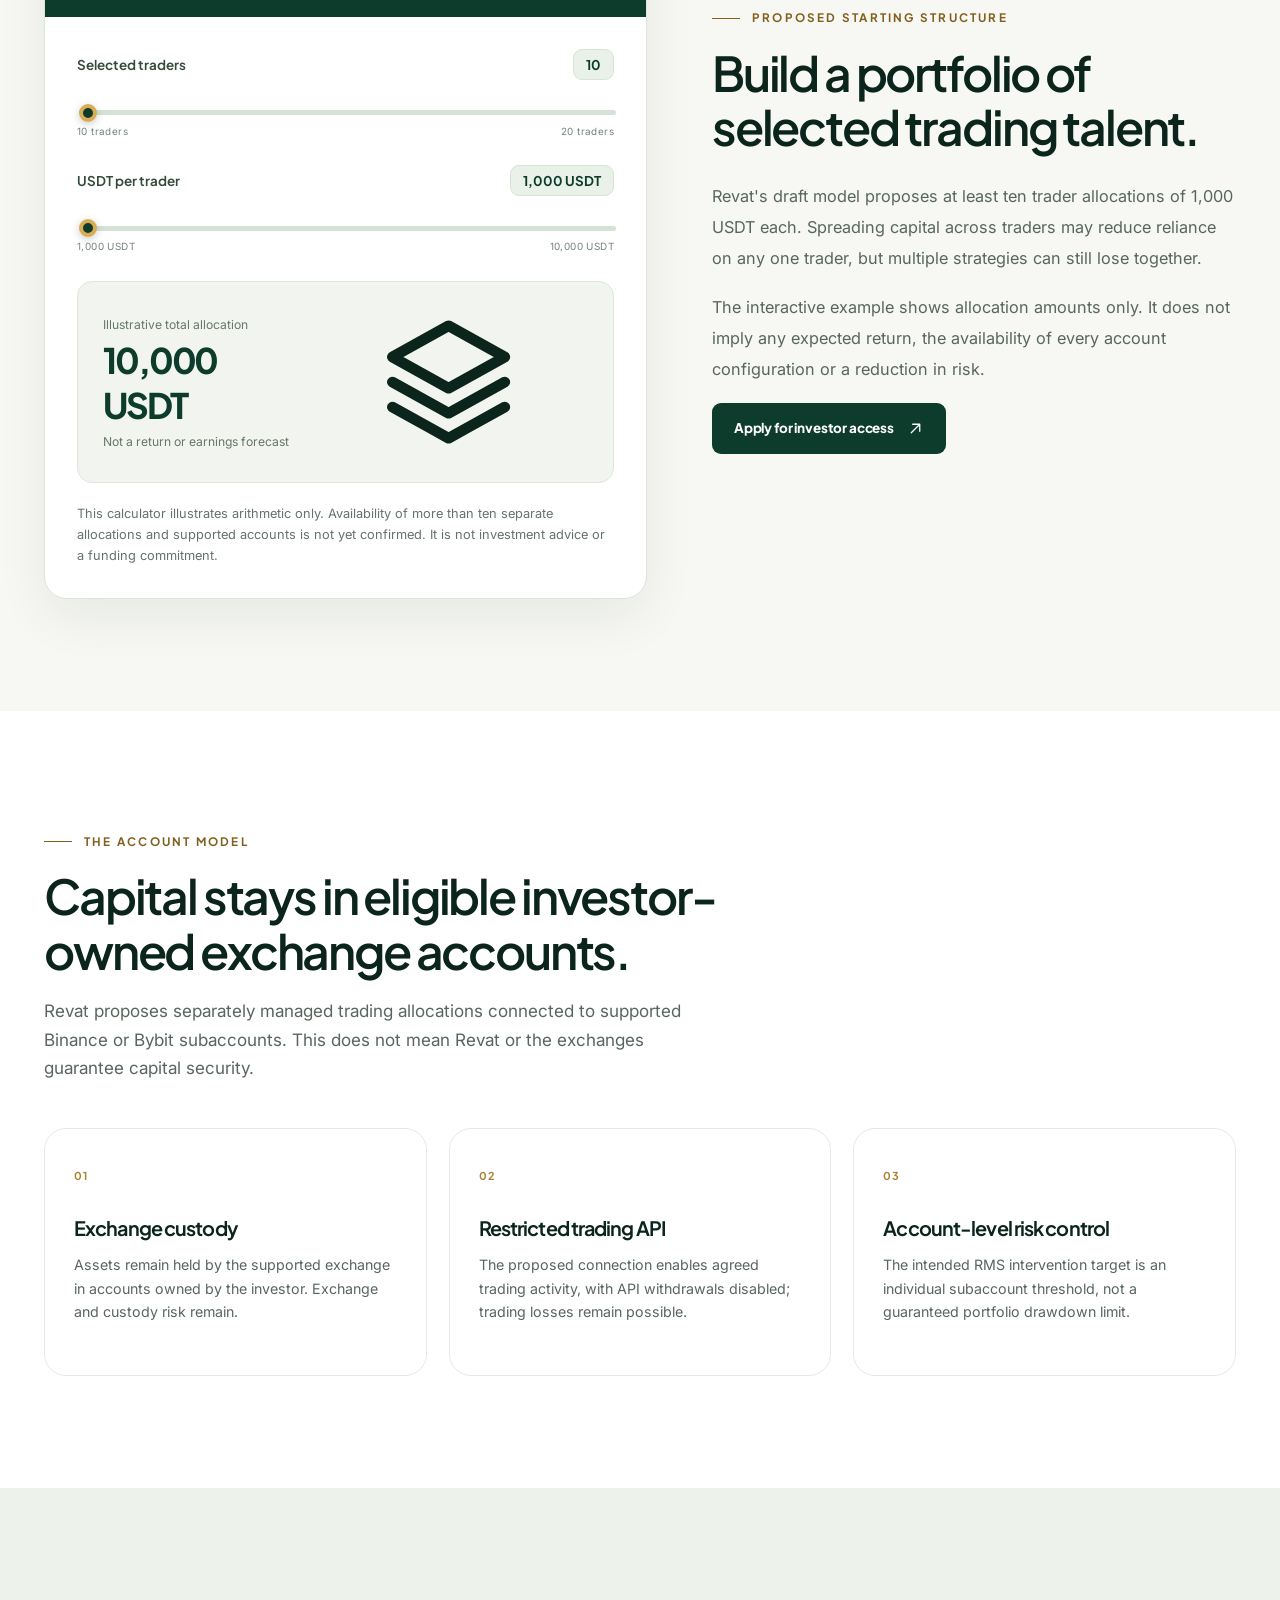
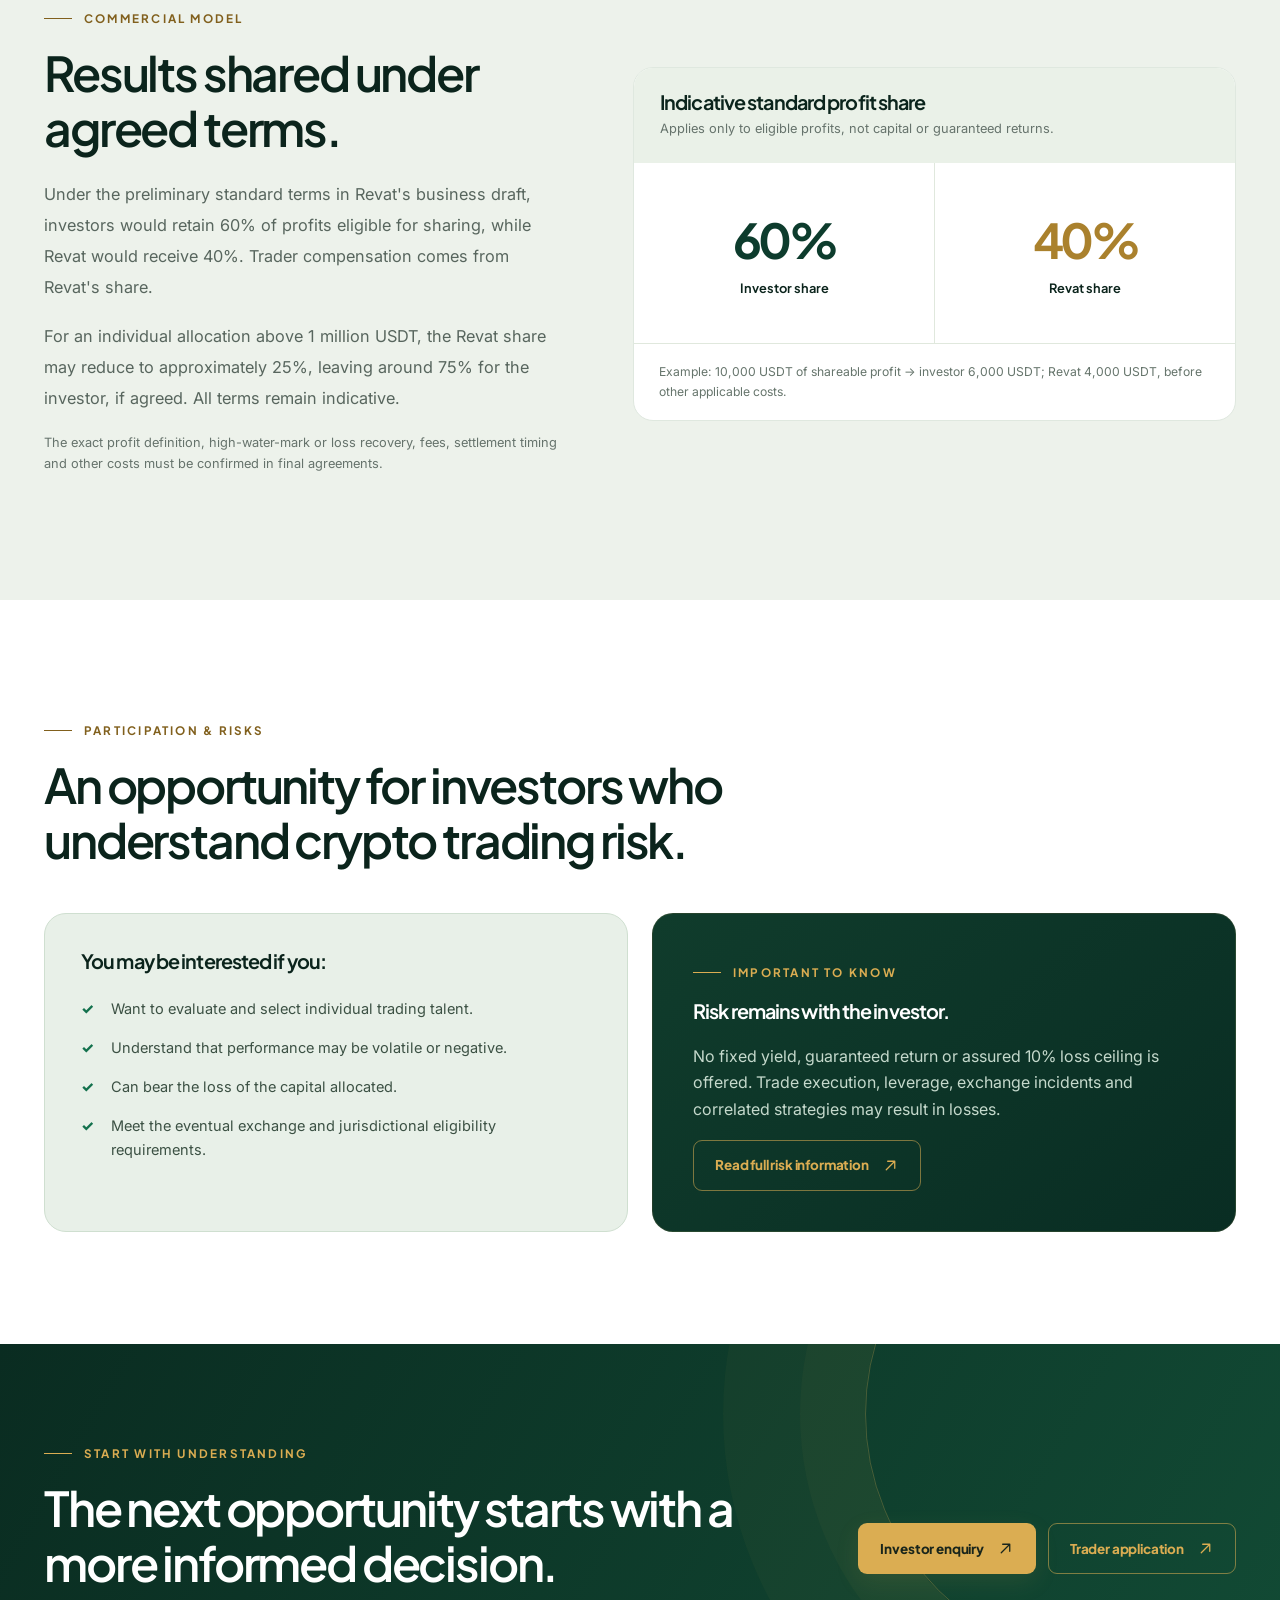
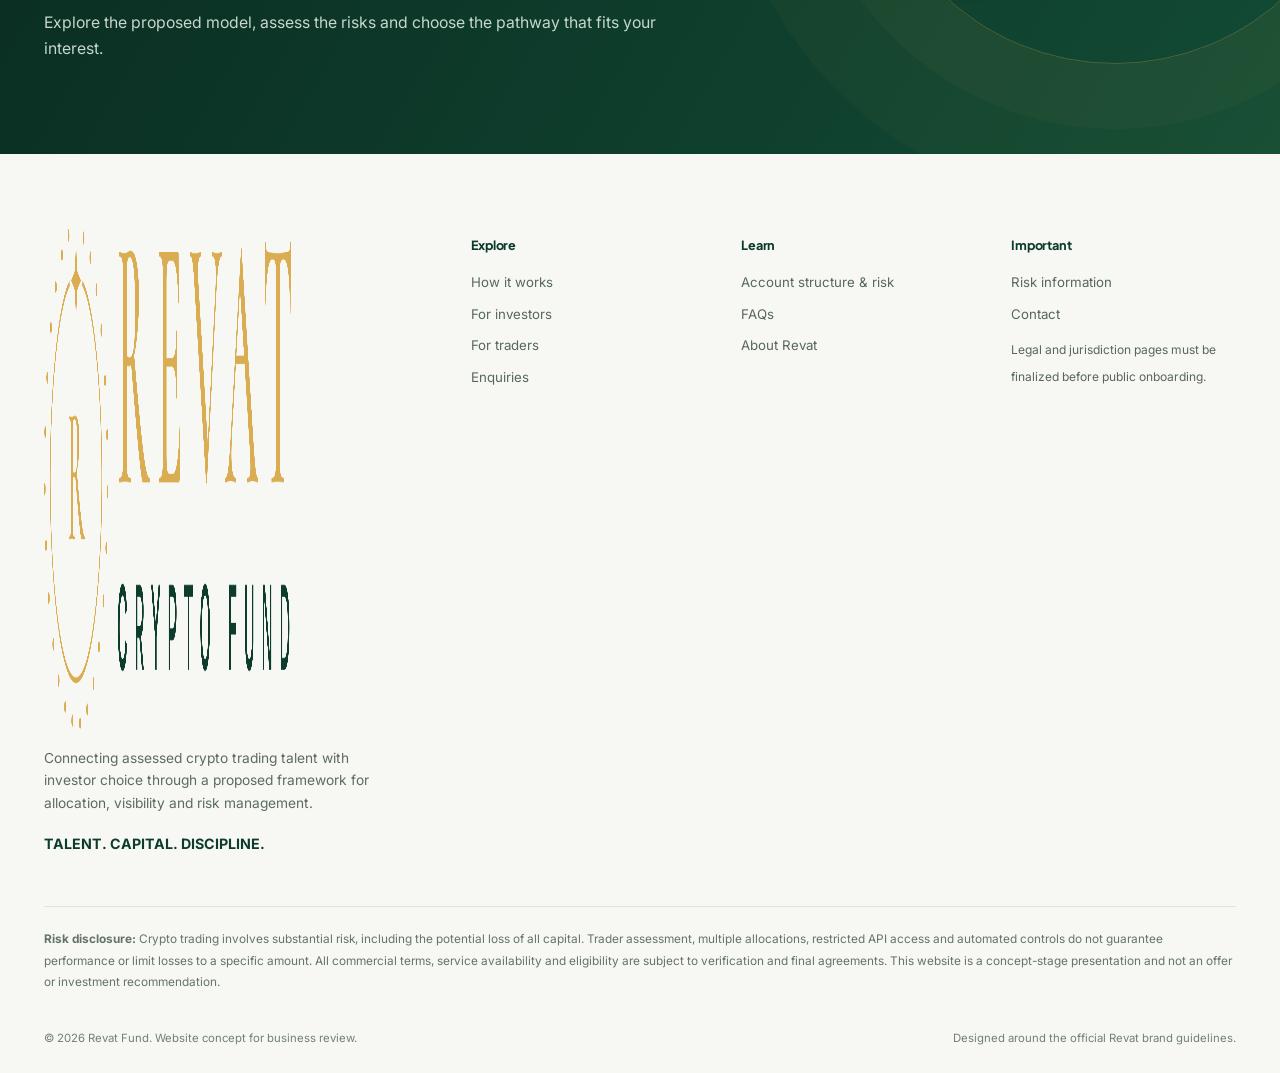
<file: investors.html>
<!doctype html><html lang="en"><head><meta charset="UTF-8"><meta name="viewport" content="width=device-width, initial-scale=1.0"><meta name="theme-color" content="#0D3C2D"><meta name="description" content="Explore Revat&#x27;s proposed investor-selected crypto trader allocations, 10,000 USDT minimum, exchange subaccounts, performance-sharing and risks."><meta property="og:type" content="website"><meta property="og:title" content="For Investors | Select Crypto Traders | Revat Fund"><meta property="og:description" content="Explore Revat&#x27;s proposed investor-selected crypto trader allocations, 10,000 USDT minimum, exchange subaccounts, performance-sharing and risks."><meta property="og:image" content="assets/og-revat.png"><title>For Investors | Select Crypto Traders | Revat Fund</title><link rel="icon" href="assets/favicon.png" type="image/png"><link rel="preconnect" href="https://fonts.googleapis.com"><link rel="preconnect" href="https://fonts.gstatic.com" crossorigin><script>document.documentElement.classList.add("js")</script><link rel="stylesheet" href="styles.css"></head><body>
<svg xmlns="http://www.w3.org/2000/svg" style="position:absolute;width:0;height:0;overflow:hidden" aria-hidden="true"><defs>
<symbol id="i-arrow-up-right" viewBox="0 0 24 24"><path d="M6 18 18 6M8 6h10v10" fill="none" stroke="currentColor" stroke-width="1.8" stroke-linecap="round" stroke-linejoin="round"/></symbol>
<symbol id="i-arrow-right" viewBox="0 0 24 24"><path d="M4 12h16m-7-7 7 7-7 7" fill="none" stroke="currentColor" stroke-width="1.8" stroke-linecap="round" stroke-linejoin="round"/></symbol>
<symbol id="i-chevron-left" viewBox="0 0 24 24"><path d="m15 18-6-6 6-6" fill="none" stroke="currentColor" stroke-width="1.8" stroke-linecap="round" stroke-linejoin="round"/></symbol>
<symbol id="i-chevron-right" viewBox="0 0 24 24"><path d="m9 18 6-6-6-6" fill="none" stroke="currentColor" stroke-width="1.8" stroke-linecap="round" stroke-linejoin="round"/></symbol>
<symbol id="i-menu" viewBox="0 0 24 24"><path d="M4 7h16M4 12h16M4 17h16" fill="none" stroke="currentColor" stroke-width="1.8" stroke-linecap="round"/></symbol>
<symbol id="i-shield" viewBox="0 0 24 24"><path d="M12 2 20 6v6c0 5.2-3.3 8-8 10-4.7-2-8-4.8-8-10V6l8-4Z" fill="none" stroke="currentColor" stroke-width="1.7" stroke-linejoin="round"/><path d="m8.5 12 2.5 2.5 4.8-5" fill="none" stroke="currentColor" stroke-width="1.7" stroke-linecap="round" stroke-linejoin="round"/></symbol>
<symbol id="i-chart" viewBox="0 0 24 24"><path d="M4 20V4m0 16h16M7 15l4-5 3 3 5-7" fill="none" stroke="currentColor" stroke-width="1.7" stroke-linejoin="round" stroke-linecap="round"/></symbol>
<symbol id="i-layers" viewBox="0 0 24 24"><path d="M12 3 21 8l-9 5-9-5 9-5Zm-9 9 9 5 9-5M3 16l9 5 9-5" fill="none" stroke="currentColor" stroke-width="1.7" stroke-linejoin="round" stroke-linecap="round"/></symbol>
</defs></svg><a href="#main" class="skip-link">Skip to content</a><div class="topnote"><strong>REVAT FUND</strong> &nbsp;·&nbsp; Exploring a structured approach to trading talent and investor choice. &nbsp; <span style="opacity:.69">Business model under development.</span></div>
<header class="site-header"><div class="container nav"><a href="index.html" class="brand" aria-label="Revat Crypto Fund — Home"><img src="assets/revat-logo-horizontal.png" alt="Revat Crypto Fund" width="2048" height="500"></a><nav class="nav-links" id="primary-menu" aria-label="Primary navigation"><a href="index.html" class="" >Home</a><a href="how-it-works.html" class="" >How it works</a><a href="investors.html" class="active" aria-current="page">Investors</a><a href="traders.html" class="" >Traders</a><a href="risk-management.html" class="" >Risk framework</a><a href="about.html" class="" >About</a><a href="faq.html" class="" >FAQs</a><div class="nav-cta"><a class="btn btn-forest" href="apply.html">Get in touch <svg class="" aria-hidden="true"><use href="#i-arrow-up-right"></use></svg></a></div></nav><button id="menu-toggle" class="mobile-toggle" aria-label="Open navigation" aria-expanded="false" aria-controls="primary-menu"><svg class="" aria-hidden="true"><use href="#i-menu"></use></svg></button></div></header>
<main id="main"><section class="inner-hero"><div class="container"><div class="breadcrumb"><a href="index.html">Home</a> &nbsp; / &nbsp; Investors</div><div class="eyebrow eyebrow--light">REVAT FOR INVESTORS</div><h1>Your capital. Your trader selection.</h1><p class="lead">Explore assessed trading talent, understand the proposed account structure and build allocations with greater visibility into the choices you make.</p><div class="btn-row"><a class="btn btn-primary" href="apply.html?role=investor">Start investor enquiry <svg class="" aria-hidden="true"><use href="#i-arrow-up-right"></use></svg></a><a class="btn btn-outline" href="how-it-works.html">See how it works <svg class="" aria-hidden="true"><use href="#i-arrow-up-right"></use></svg></a></div></div></section><section class="section section--white"><div class="container section-split"><div class="reveal"><div class="eyebrow ">INVESTOR-LED ALLOCATION</div><h2>Choose the talent behind your allocations.</h2><p class="body-copy" style="margin-top:25px">Instead of assigning everyone to a single trader, Revat's proposed model lets eligible investors select from approved traders and evaluate their available performance information.</p><ul class="check-list"><li>Review available trader performance and rankings.</li><li>Select a proposed minimum of ten approved traders.</li><li>Connect eligible exchange subaccounts for separate allocations.</li><li>Monitor trading and consider adjustments under agreed terms.</li></ul><p class="notice">Rankings and previous results cannot predict future performance.</p></div><div class="grid-2"><div class="stat-card"><strong>10+</strong><span>Minimum selected traders</span></div><div class="stat-card"><strong>1,000</strong><span>USDT minimum per trader</span></div><div class="stat-card"><strong>10,000</strong><span>USDT proposed starting total</span></div><div class="stat-card"><strong>SMA</strong><span>Proposed investor-owned subaccounts</span></div></div></div></section>
<section class="section" id="allocator"><div class="container section-split flip"><div class="calculator reveal"><div class="calc-header"><span class="eyebrow eyebrow--light">PLANNING ILLUSTRATION</span><h3>Explore an allocation scenario.</h3><p style="color:#C7D9CB;font-size:.84rem;margin:10px 0 0">Adjust the inputs to see a hypothetical starting allocation.</p></div><div class="calc-body"><div class="calc-field"><div class="calc-label"><label for="traders-range">Selected traders</label><span class="calc-value" id="traders-out">10</span></div><input type="range" id="traders-range" min="10" max="20" value="10" step="1"><div class="demo-labels"><span>10 traders</span><span>20 traders</span></div></div><div class="calc-field"><div class="calc-label"><label for="per-trader-range">USDT per trader</label><span class="calc-value" id="per-trader-out">1,000 USDT</span></div><input type="range" id="per-trader-range" min="1000" max="10000" value="1000" step="500"><div class="demo-labels"><span>1,000 USDT</span><span>10,000 USDT</span></div></div><div class="calc-total"><div><small>Illustrative total allocation</small><strong id="allocation-total">10,000 USDT</strong><em>Not a return or earnings forecast</em></div><svg class="" aria-hidden="true"><use href="#i-layers"></use></svg></div><p class="notice" style="margin:20px 0 0">This calculator illustrates arithmetic only. Availability of more than ten separate allocations and supported accounts is not yet confirmed. It is not investment advice or a funding commitment.</p></div></div><div class="reveal"><div class="eyebrow ">PROPOSED STARTING STRUCTURE</div><h2>Build a portfolio of selected trading talent.</h2><p class="body-copy" style="margin-top:26px">Revat's draft model proposes at least ten trader allocations of 1,000 USDT each. Spreading capital across traders may reduce reliance on any one trader, but multiple strategies can still lose together.</p><p class="body-copy">The interactive example shows allocation amounts only. It does not imply any expected return, the availability of every account configuration or a reduction in risk.</p><a class="btn btn-forest" href="apply.html?role=investor">Apply for investor access <svg class="" aria-hidden="true"><use href="#i-arrow-up-right"></use></svg></a></div></div></section>
<section class="section section--white"><div class="container"><div class="section-heading  reveal"><div class="eyebrow ">THE ACCOUNT MODEL</div><h2>Capital stays in eligible investor-owned exchange accounts.</h2><p>Revat proposes separately managed trading allocations connected to supported Binance or Bybit subaccounts. This does not mean Revat or the exchanges guarantee capital security.</p></div><div class="grid-3"><article class="feature-card reveal"><span class="num">01</span><h3>Exchange custody</h3><p>Assets remain held by the supported exchange in accounts owned by the investor. Exchange and custody risk remain.</p></article><article class="feature-card reveal"><span class="num">02</span><h3>Restricted trading API</h3><p>The proposed connection enables agreed trading activity, with API withdrawals disabled; trading losses remain possible.</p></article><article class="feature-card reveal"><span class="num">03</span><h3>Account-level risk control</h3><p>The intended RMS intervention target is an individual subaccount threshold, not a guaranteed portfolio drawdown limit.</p></article></div></div></section>
<section class="section section--mist"><div class="container"><div class="section-split"><div class="reveal"><div class="eyebrow ">COMMERCIAL MODEL</div><h2>Results shared under agreed terms.</h2><p class="body-copy" style="margin-top:23px">Under the preliminary standard terms in Revat's business draft, investors would retain 60% of profits eligible for sharing, while Revat would receive 40%. Trader compensation comes from Revat's share.</p><p class="body-copy">For an individual allocation above 1 million USDT, the Revat share may reduce to approximately 25%, leaving around 75% for the investor, if agreed. All terms remain indicative.</p><p class="notice">The exact profit definition, high-water-mark or loss recovery, fees, settlement timing and other costs must be confirmed in final agreements.</p></div><div class="fee-panel reveal"><div class="fee-head"><h3>Indicative standard profit share</h3><span class="notice">Applies only to eligible profits, not capital or guaranteed returns.</span></div><div class="fee-body"><div class="fee-side"><strong>60%</strong><span>Investor share</span></div><div class="fee-side platform"><strong>40%</strong><span>Revat share</span></div></div><div style="padding:18px 25px;border-top:1px solid #E0E8DD;font-size:.76rem;color:#66756C">Example: 10,000 USDT of shareable profit → investor 6,000 USDT; Revat 4,000 USDT, before other applicable costs.</div></div></div></div></section>
<section class="section section--white"><div class="container"><div class="section-heading  reveal"><div class="eyebrow ">PARTICIPATION & RISKS</div><h2>An opportunity for investors who understand crypto trading risk.</h2></div><div class="grid-2"><div class="soft-panel"><h3>You may be interested if you:</h3><ul class="check-list"><li>Want to evaluate and select individual trading talent.</li><li>Understand that performance may be volatile or negative.</li><li>Can bear the loss of the capital allocated.</li><li>Meet the eventual exchange and jurisdictional eligibility requirements.</li></ul></div><div class="dark-panel"><div class="eyebrow eyebrow--light">IMPORTANT TO KNOW</div><h3>Risk remains with the investor.</h3><p style="margin-top:20px">No fixed yield, guaranteed return or assured 10% loss ceiling is offered. Trade execution, leverage, exchange incidents and correlated strategies may result in losses.</p><a class="btn btn-outline" href="risk-management.html">Read full risk information <svg class="" aria-hidden="true"><use href="#i-arrow-up-right"></use></svg></a></div></div></div></section>
</main>
<section class="closing"><div class="container closing-grid"><div><div class="eyebrow eyebrow--light">START WITH UNDERSTANDING</div><h2>The next opportunity starts with a more informed decision.</h2><p>Explore the proposed model, assess the risks and choose the pathway that fits your interest.</p></div><div class="btn-row"><a class="btn btn-primary" href="apply.html?role=investor">Investor enquiry <svg class="" aria-hidden="true"><use href="#i-arrow-up-right"></use></svg></a><a class="btn btn-outline" href="apply.html?role=trader">Trader application <svg class="" aria-hidden="true"><use href="#i-arrow-up-right"></use></svg></a></div></div></section>
<footer class="footer"><div class="container"><div class="footer-top"><div class="footer-brand"><a href="index.html" aria-label="Revat home"><img src="assets/revat-logo-horizontal.png" alt="Revat Crypto Fund" width="2048" height="500"></a><p>Connecting assessed crypto trading talent with investor choice through a proposed framework for allocation, visibility and risk management.</p><span class="small" style="font-weight:700;color:var(--forest)">TALENT. CAPITAL. DISCIPLINE.</span></div><div class="footer-links"><h4>Explore</h4><a href="how-it-works.html">How it works</a><a href="investors.html">For investors</a><a href="traders.html">For traders</a><a href="apply.html">Enquiries</a></div><div class="footer-links"><h4>Learn</h4><a href="risk-management.html">Account structure & risk</a><a href="faq.html">FAQs</a><a href="about.html">About Revat</a></div><div class="footer-links"><h4>Important</h4><a href="risk-management.html">Risk information</a><a href="apply.html">Contact</a><span class="tiny" style="color:var(--muted)">Legal and jurisdiction pages must be finalized before public onboarding.</span></div></div><p class="disclosure"><strong>Risk disclosure:</strong> Crypto trading involves substantial risk, including the potential loss of all capital. Trader assessment, multiple allocations, restricted API access and automated controls do not guarantee performance or limit losses to a specific amount. All commercial terms, service availability and eligibility are subject to verification and final agreements. This website is a concept-stage presentation and not an offer or investment recommendation.</p><div class="footer-bottom"><span>© 2026 Revat Fund. Website concept for business review.</span><span>Designed around the official Revat brand guidelines.</span></div></div></footer><script src="config.js"></script><script src="script.js" defer></script></body></html>
</file>
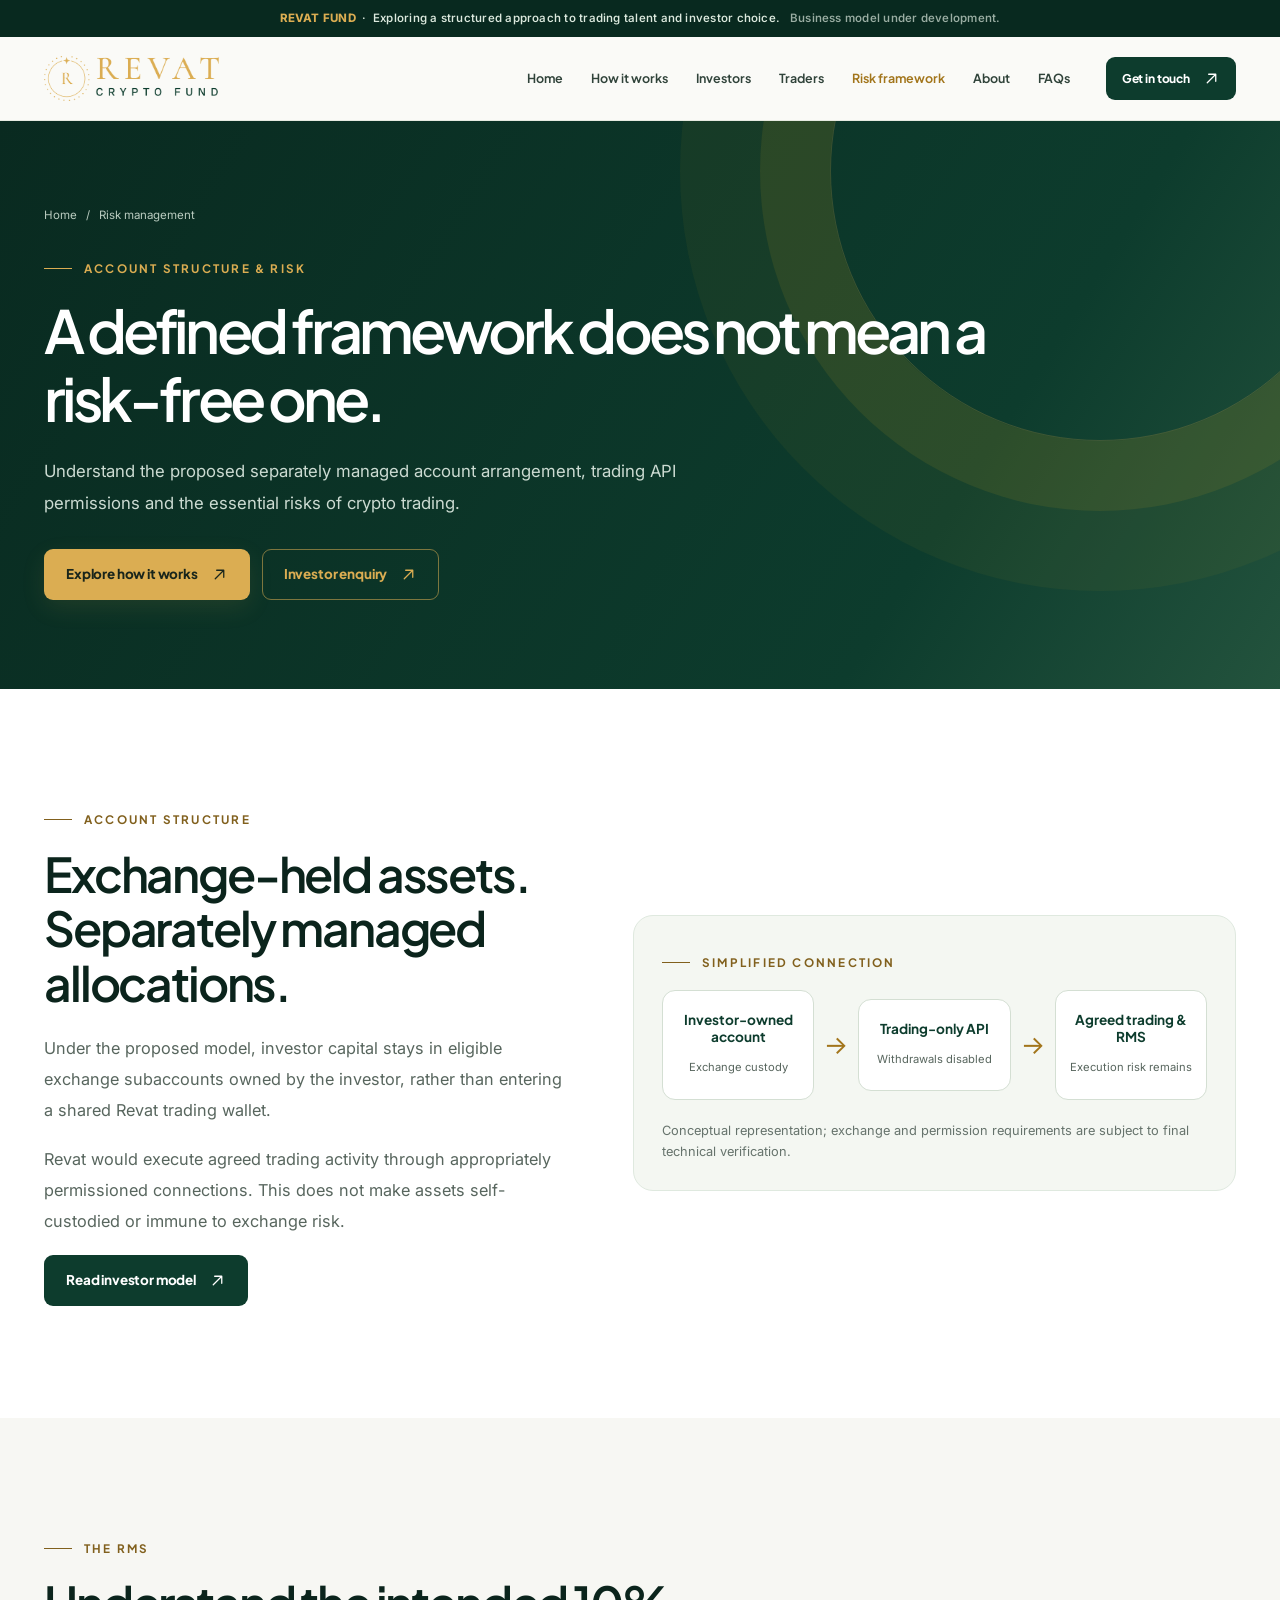
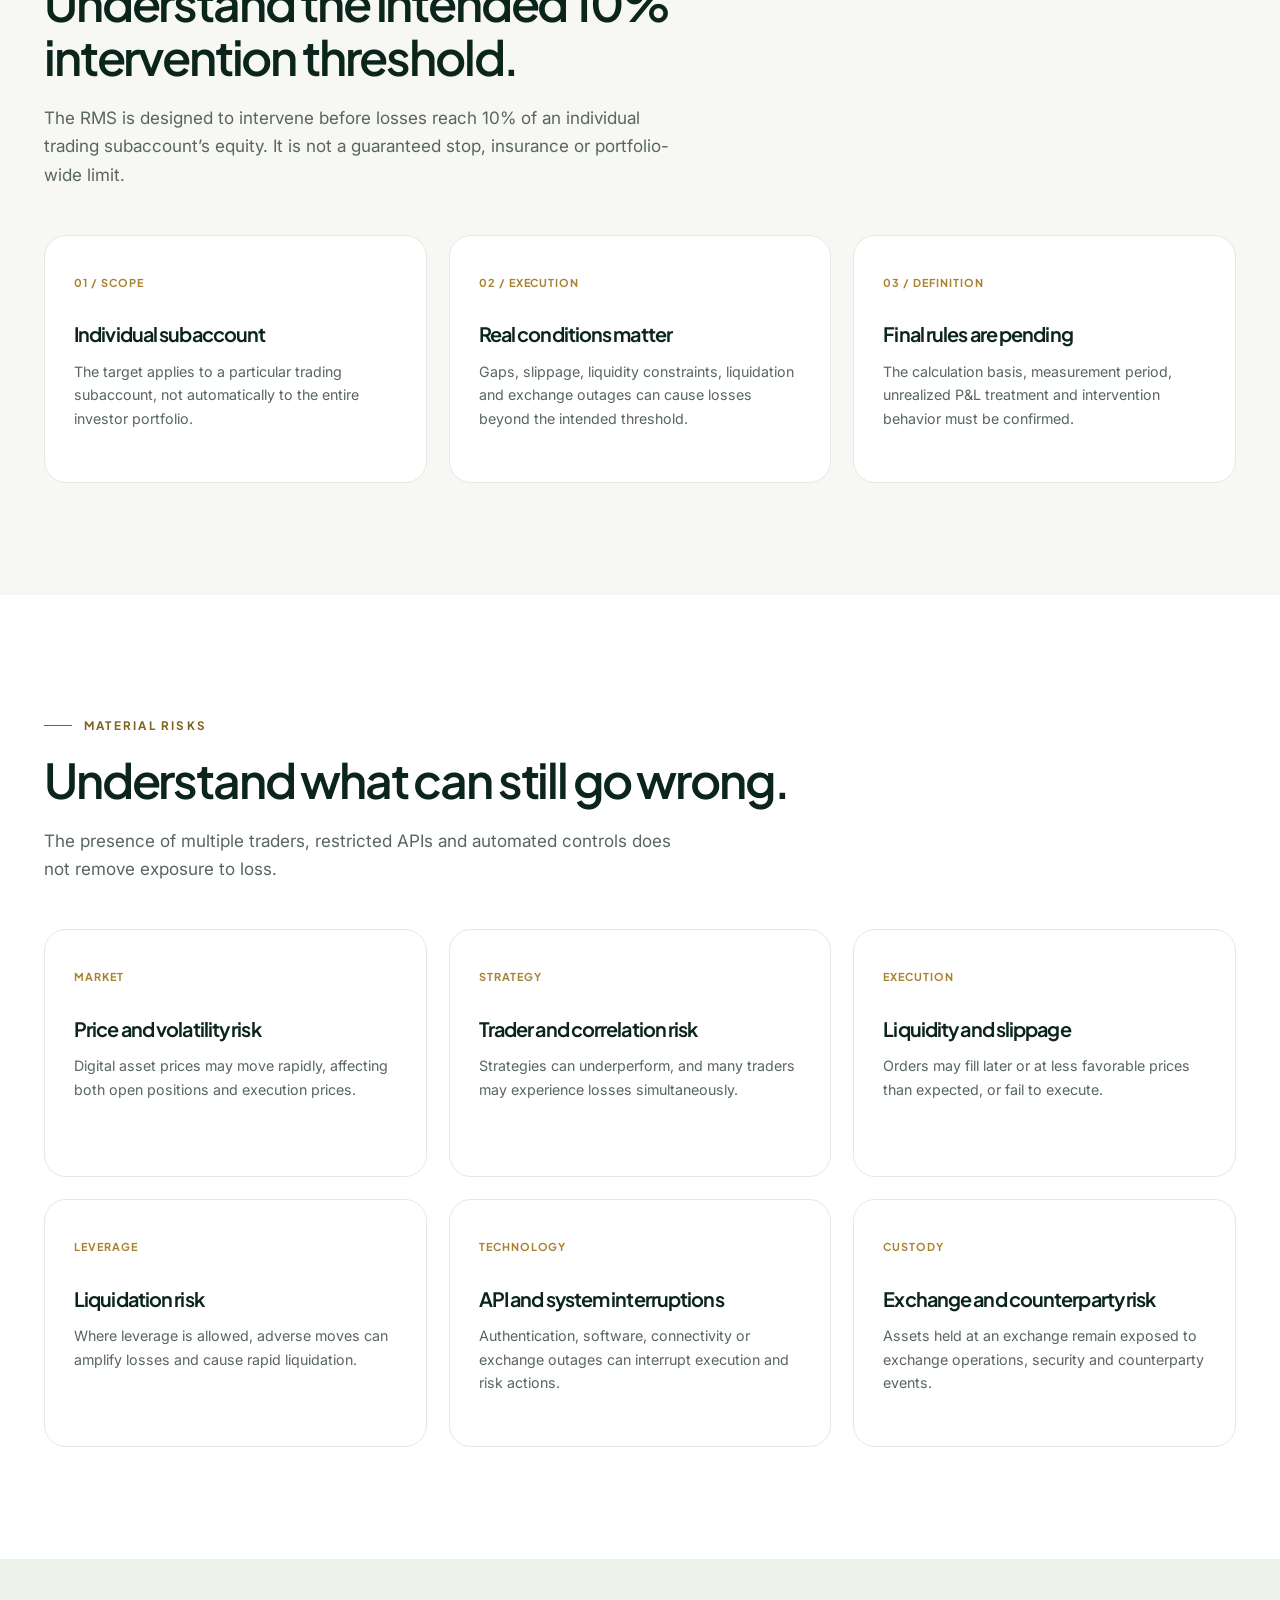
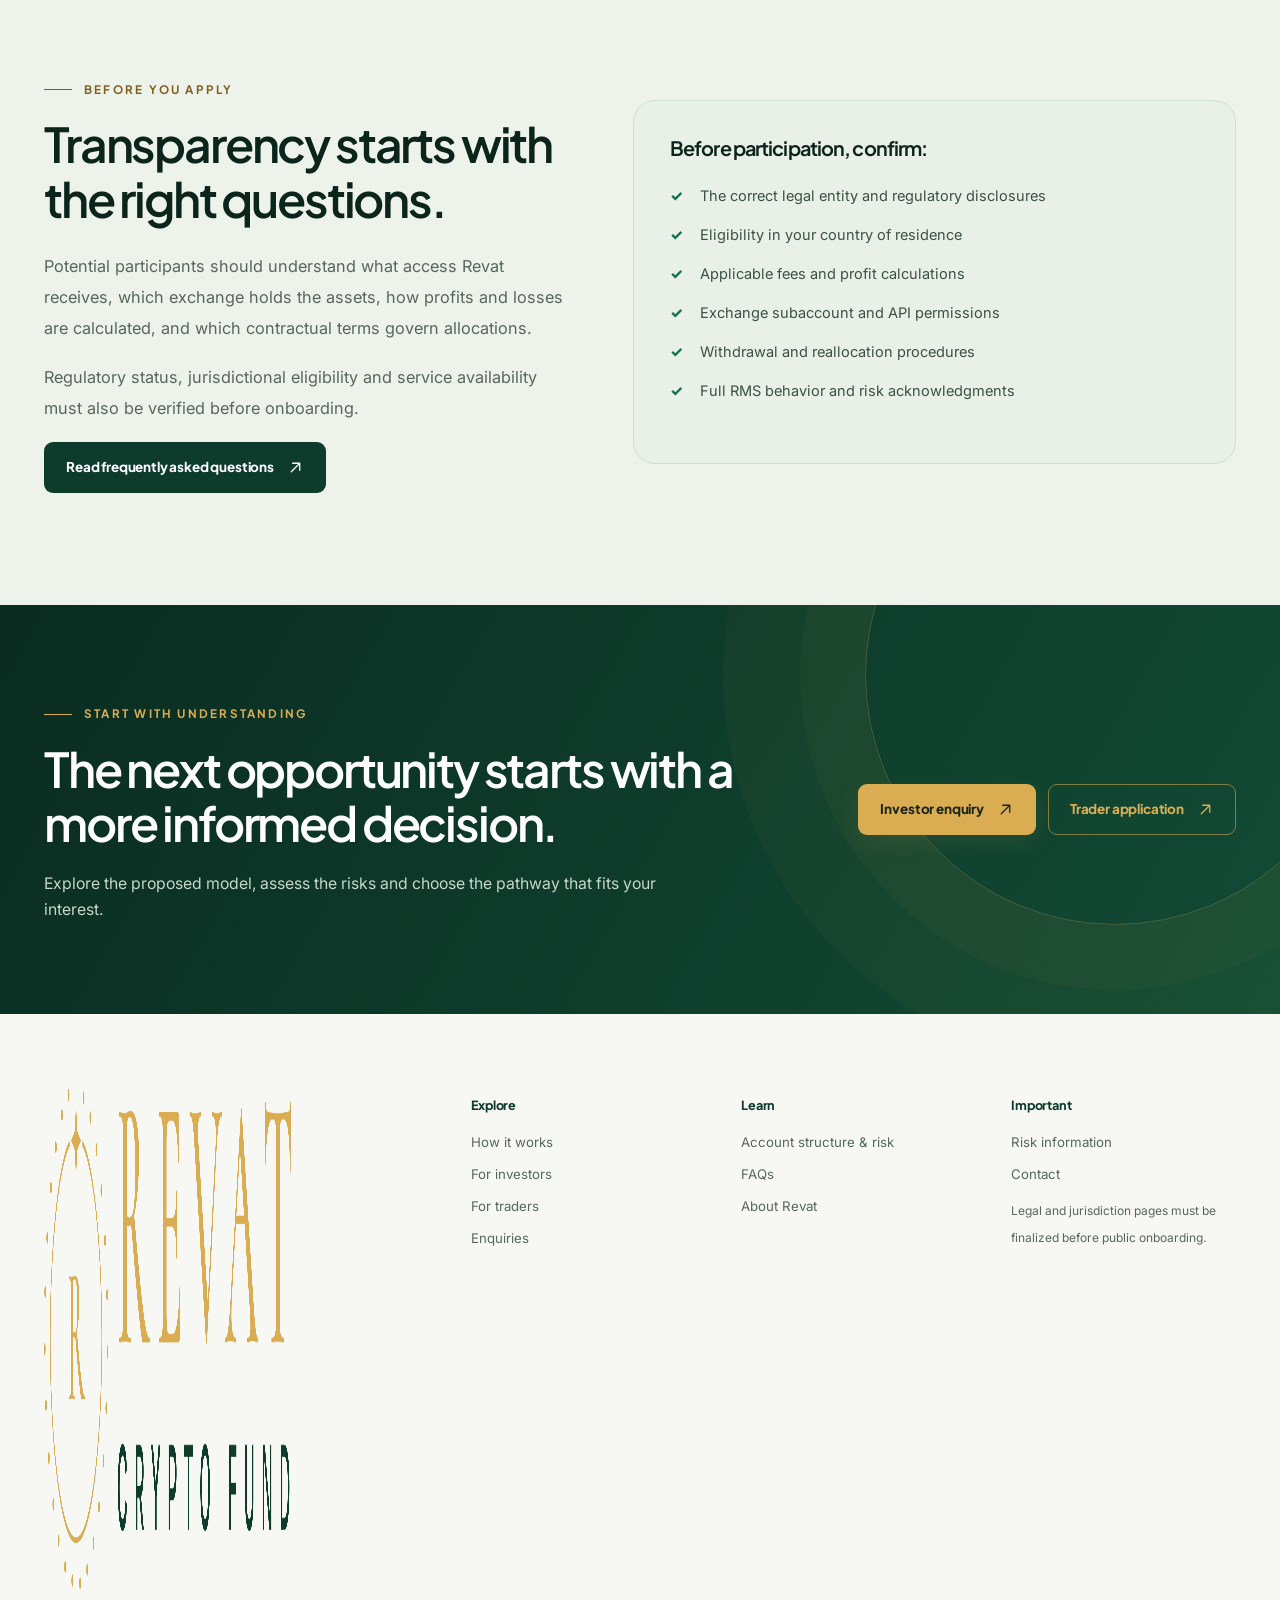
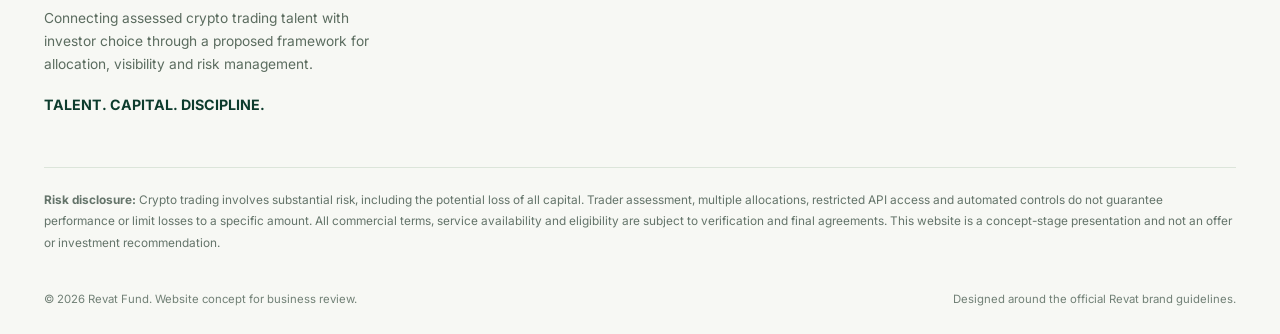
<file: risk-management.html>
<!doctype html><html lang="en"><head><meta charset="UTF-8"><meta name="viewport" content="width=device-width, initial-scale=1.0"><meta name="theme-color" content="#0D3C2D"><meta name="description" content="Learn about Revat&#x27;s proposed trading-only exchange API permissions, investor-owned subaccounts, RMS intervention threshold and crypto trading risks."><meta property="og:type" content="website"><meta property="og:title" content="Risk Management &amp; Account Structure | Revat Fund"><meta property="og:description" content="Learn about Revat&#x27;s proposed trading-only exchange API permissions, investor-owned subaccounts, RMS intervention threshold and crypto trading risks."><meta property="og:image" content="assets/og-revat.png"><title>Risk Management &amp; Account Structure | Revat Fund</title><link rel="icon" href="assets/favicon.png" type="image/png"><link rel="preconnect" href="https://fonts.googleapis.com"><link rel="preconnect" href="https://fonts.gstatic.com" crossorigin><script>document.documentElement.classList.add("js")</script><link rel="stylesheet" href="styles.css"></head><body>
<svg xmlns="http://www.w3.org/2000/svg" style="position:absolute;width:0;height:0;overflow:hidden" aria-hidden="true"><defs>
<symbol id="i-arrow-up-right" viewBox="0 0 24 24"><path d="M6 18 18 6M8 6h10v10" fill="none" stroke="currentColor" stroke-width="1.8" stroke-linecap="round" stroke-linejoin="round"/></symbol>
<symbol id="i-arrow-right" viewBox="0 0 24 24"><path d="M4 12h16m-7-7 7 7-7 7" fill="none" stroke="currentColor" stroke-width="1.8" stroke-linecap="round" stroke-linejoin="round"/></symbol>
<symbol id="i-chevron-left" viewBox="0 0 24 24"><path d="m15 18-6-6 6-6" fill="none" stroke="currentColor" stroke-width="1.8" stroke-linecap="round" stroke-linejoin="round"/></symbol>
<symbol id="i-chevron-right" viewBox="0 0 24 24"><path d="m9 18 6-6-6-6" fill="none" stroke="currentColor" stroke-width="1.8" stroke-linecap="round" stroke-linejoin="round"/></symbol>
<symbol id="i-menu" viewBox="0 0 24 24"><path d="M4 7h16M4 12h16M4 17h16" fill="none" stroke="currentColor" stroke-width="1.8" stroke-linecap="round"/></symbol>
<symbol id="i-shield" viewBox="0 0 24 24"><path d="M12 2 20 6v6c0 5.2-3.3 8-8 10-4.7-2-8-4.8-8-10V6l8-4Z" fill="none" stroke="currentColor" stroke-width="1.7" stroke-linejoin="round"/><path d="m8.5 12 2.5 2.5 4.8-5" fill="none" stroke="currentColor" stroke-width="1.7" stroke-linecap="round" stroke-linejoin="round"/></symbol>
<symbol id="i-chart" viewBox="0 0 24 24"><path d="M4 20V4m0 16h16M7 15l4-5 3 3 5-7" fill="none" stroke="currentColor" stroke-width="1.7" stroke-linejoin="round" stroke-linecap="round"/></symbol>
<symbol id="i-layers" viewBox="0 0 24 24"><path d="M12 3 21 8l-9 5-9-5 9-5Zm-9 9 9 5 9-5M3 16l9 5 9-5" fill="none" stroke="currentColor" stroke-width="1.7" stroke-linejoin="round" stroke-linecap="round"/></symbol>
</defs></svg><a href="#main" class="skip-link">Skip to content</a><div class="topnote"><strong>REVAT FUND</strong> &nbsp;·&nbsp; Exploring a structured approach to trading talent and investor choice. &nbsp; <span style="opacity:.69">Business model under development.</span></div>
<header class="site-header"><div class="container nav"><a href="index.html" class="brand" aria-label="Revat Crypto Fund — Home"><img src="assets/revat-logo-horizontal.png" alt="Revat Crypto Fund" width="2048" height="500"></a><nav class="nav-links" id="primary-menu" aria-label="Primary navigation"><a href="index.html" class="" >Home</a><a href="how-it-works.html" class="" >How it works</a><a href="investors.html" class="" >Investors</a><a href="traders.html" class="" >Traders</a><a href="risk-management.html" class="active" aria-current="page">Risk framework</a><a href="about.html" class="" >About</a><a href="faq.html" class="" >FAQs</a><div class="nav-cta"><a class="btn btn-forest" href="apply.html">Get in touch <svg class="" aria-hidden="true"><use href="#i-arrow-up-right"></use></svg></a></div></nav><button id="menu-toggle" class="mobile-toggle" aria-label="Open navigation" aria-expanded="false" aria-controls="primary-menu"><svg class="" aria-hidden="true"><use href="#i-menu"></use></svg></button></div></header>
<main id="main"><section class="inner-hero"><div class="container"><div class="breadcrumb"><a href="index.html">Home</a> &nbsp; / &nbsp; Risk management</div><div class="eyebrow eyebrow--light">ACCOUNT STRUCTURE & RISK</div><h1>A defined framework does not mean a risk-free one.</h1><p class="lead">Understand the proposed separately managed account arrangement, trading API permissions and the essential risks of crypto trading.</p><div class="btn-row"><a class="btn btn-primary" href="how-it-works.html">Explore how it works <svg class="" aria-hidden="true"><use href="#i-arrow-up-right"></use></svg></a><a class="btn btn-outline" href="apply.html?role=investor">Investor enquiry <svg class="" aria-hidden="true"><use href="#i-arrow-up-right"></use></svg></a></div></div></section><section class="section section--white"><div class="container section-split"><div class="reveal"><div class="eyebrow ">ACCOUNT STRUCTURE</div><h2>Exchange-held assets. Separately managed allocations.</h2><p class="body-copy" style="margin-top:22px">Under the proposed model, investor capital stays in eligible exchange subaccounts owned by the investor, rather than entering a shared Revat trading wallet.</p><p class="body-copy">Revat would execute agreed trading activity through appropriately permissioned connections. This does not make assets self-custodied or immune to exchange risk.</p><a class="btn btn-forest" href="investors.html">Read investor model <svg class="" aria-hidden="true"><use href="#i-arrow-up-right"></use></svg></a></div><div class="process-diagram reveal"><div class="eyebrow ">SIMPLIFIED CONNECTION</div><div class="process-row"><div class="diagram-node"><strong>Investor-owned account</strong><small>Exchange custody</small></div><div class="diagram-arrow">→</div><div class="diagram-node"><strong>Trading-only API</strong><small>Withdrawals disabled</small></div><div class="diagram-arrow">→</div><div class="diagram-node"><strong>Agreed trading & RMS</strong><small>Execution risk remains</small></div></div><p class="notice" style="margin:20px 0 0">Conceptual representation; exchange and permission requirements are subject to final technical verification.</p></div></div></section>
<section class="section"><div class="container"><div class="section-heading  reveal"><div class="eyebrow ">THE RMS</div><h2>Understand the intended 10% intervention threshold.</h2><p>The RMS is designed to intervene before losses reach 10% of an individual trading subaccount’s equity. It is not a guaranteed stop, insurance or portfolio-wide limit.</p></div><div class="grid-3"><article class="feature-card reveal"><span class="num">01 / SCOPE</span><h3>Individual subaccount</h3><p>The target applies to a particular trading subaccount, not automatically to the entire investor portfolio.</p></article><article class="feature-card reveal"><span class="num">02 / EXECUTION</span><h3>Real conditions matter</h3><p>Gaps, slippage, liquidity constraints, liquidation and exchange outages can cause losses beyond the intended threshold.</p></article><article class="feature-card reveal"><span class="num">03 / DEFINITION</span><h3>Final rules are pending</h3><p>The calculation basis, measurement period, unrealized P&amp;L treatment and intervention behavior must be confirmed.</p></article></div></div></section>
<section class="section section--white"><div class="container"><div class="section-heading  reveal"><div class="eyebrow ">MATERIAL RISKS</div><h2>Understand what can still go wrong.</h2><p>The presence of multiple traders, restricted APIs and automated controls does not remove exposure to loss.</p></div><div class="grid-3"><article class="feature-card reveal"><span class="num">MARKET</span><h3>Price and volatility risk</h3><p>Digital asset prices may move rapidly, affecting both open positions and execution prices.</p></article><article class="feature-card reveal"><span class="num">STRATEGY</span><h3>Trader and correlation risk</h3><p>Strategies can underperform, and many traders may experience losses simultaneously.</p></article><article class="feature-card reveal"><span class="num">EXECUTION</span><h3>Liquidity and slippage</h3><p>Orders may fill later or at less favorable prices than expected, or fail to execute.</p></article><article class="feature-card reveal"><span class="num">LEVERAGE</span><h3>Liquidation risk</h3><p>Where leverage is allowed, adverse moves can amplify losses and cause rapid liquidation.</p></article><article class="feature-card reveal"><span class="num">TECHNOLOGY</span><h3>API and system interruptions</h3><p>Authentication, software, connectivity or exchange outages can interrupt execution and risk actions.</p></article><article class="feature-card reveal"><span class="num">CUSTODY</span><h3>Exchange and counterparty risk</h3><p>Assets held at an exchange remain exposed to exchange operations, security and counterparty events.</p></article></div></div></section>
<section class="section section--mist"><div class="container section-split"><div class="reveal"><div class="eyebrow ">BEFORE YOU APPLY</div><h2>Transparency starts with the right questions.</h2><p class="body-copy" style="margin-top:24px">Potential participants should understand what access Revat receives, which exchange holds the assets, how profits and losses are calculated, and which contractual terms govern allocations.</p><p class="body-copy">Regulatory status, jurisdictional eligibility and service availability must also be verified before onboarding.</p><a class="btn btn-forest" href="faq.html">Read frequently asked questions <svg class="" aria-hidden="true"><use href="#i-arrow-up-right"></use></svg></a></div><div class="soft-panel reveal"><h3>Before participation, confirm:</h3><ul class="check-list"><li>The correct legal entity and regulatory disclosures</li><li>Eligibility in your country of residence</li><li>Applicable fees and profit calculations</li><li>Exchange subaccount and API permissions</li><li>Withdrawal and reallocation procedures</li><li>Full RMS behavior and risk acknowledgments</li></ul></div></div></section>
</main>
<section class="closing"><div class="container closing-grid"><div><div class="eyebrow eyebrow--light">START WITH UNDERSTANDING</div><h2>The next opportunity starts with a more informed decision.</h2><p>Explore the proposed model, assess the risks and choose the pathway that fits your interest.</p></div><div class="btn-row"><a class="btn btn-primary" href="apply.html?role=investor">Investor enquiry <svg class="" aria-hidden="true"><use href="#i-arrow-up-right"></use></svg></a><a class="btn btn-outline" href="apply.html?role=trader">Trader application <svg class="" aria-hidden="true"><use href="#i-arrow-up-right"></use></svg></a></div></div></section>
<footer class="footer"><div class="container"><div class="footer-top"><div class="footer-brand"><a href="index.html" aria-label="Revat home"><img src="assets/revat-logo-horizontal.png" alt="Revat Crypto Fund" width="2048" height="500"></a><p>Connecting assessed crypto trading talent with investor choice through a proposed framework for allocation, visibility and risk management.</p><span class="small" style="font-weight:700;color:var(--forest)">TALENT. CAPITAL. DISCIPLINE.</span></div><div class="footer-links"><h4>Explore</h4><a href="how-it-works.html">How it works</a><a href="investors.html">For investors</a><a href="traders.html">For traders</a><a href="apply.html">Enquiries</a></div><div class="footer-links"><h4>Learn</h4><a href="risk-management.html">Account structure & risk</a><a href="faq.html">FAQs</a><a href="about.html">About Revat</a></div><div class="footer-links"><h4>Important</h4><a href="risk-management.html">Risk information</a><a href="apply.html">Contact</a><span class="tiny" style="color:var(--muted)">Legal and jurisdiction pages must be finalized before public onboarding.</span></div></div><p class="disclosure"><strong>Risk disclosure:</strong> Crypto trading involves substantial risk, including the potential loss of all capital. Trader assessment, multiple allocations, restricted API access and automated controls do not guarantee performance or limit losses to a specific amount. All commercial terms, service availability and eligibility are subject to verification and final agreements. This website is a concept-stage presentation and not an offer or investment recommendation.</p><div class="footer-bottom"><span>© 2026 Revat Fund. Website concept for business review.</span><span>Designed around the official Revat brand guidelines.</span></div></div></footer><script src="config.js"></script><script src="script.js" defer></script></body></html>
</file>
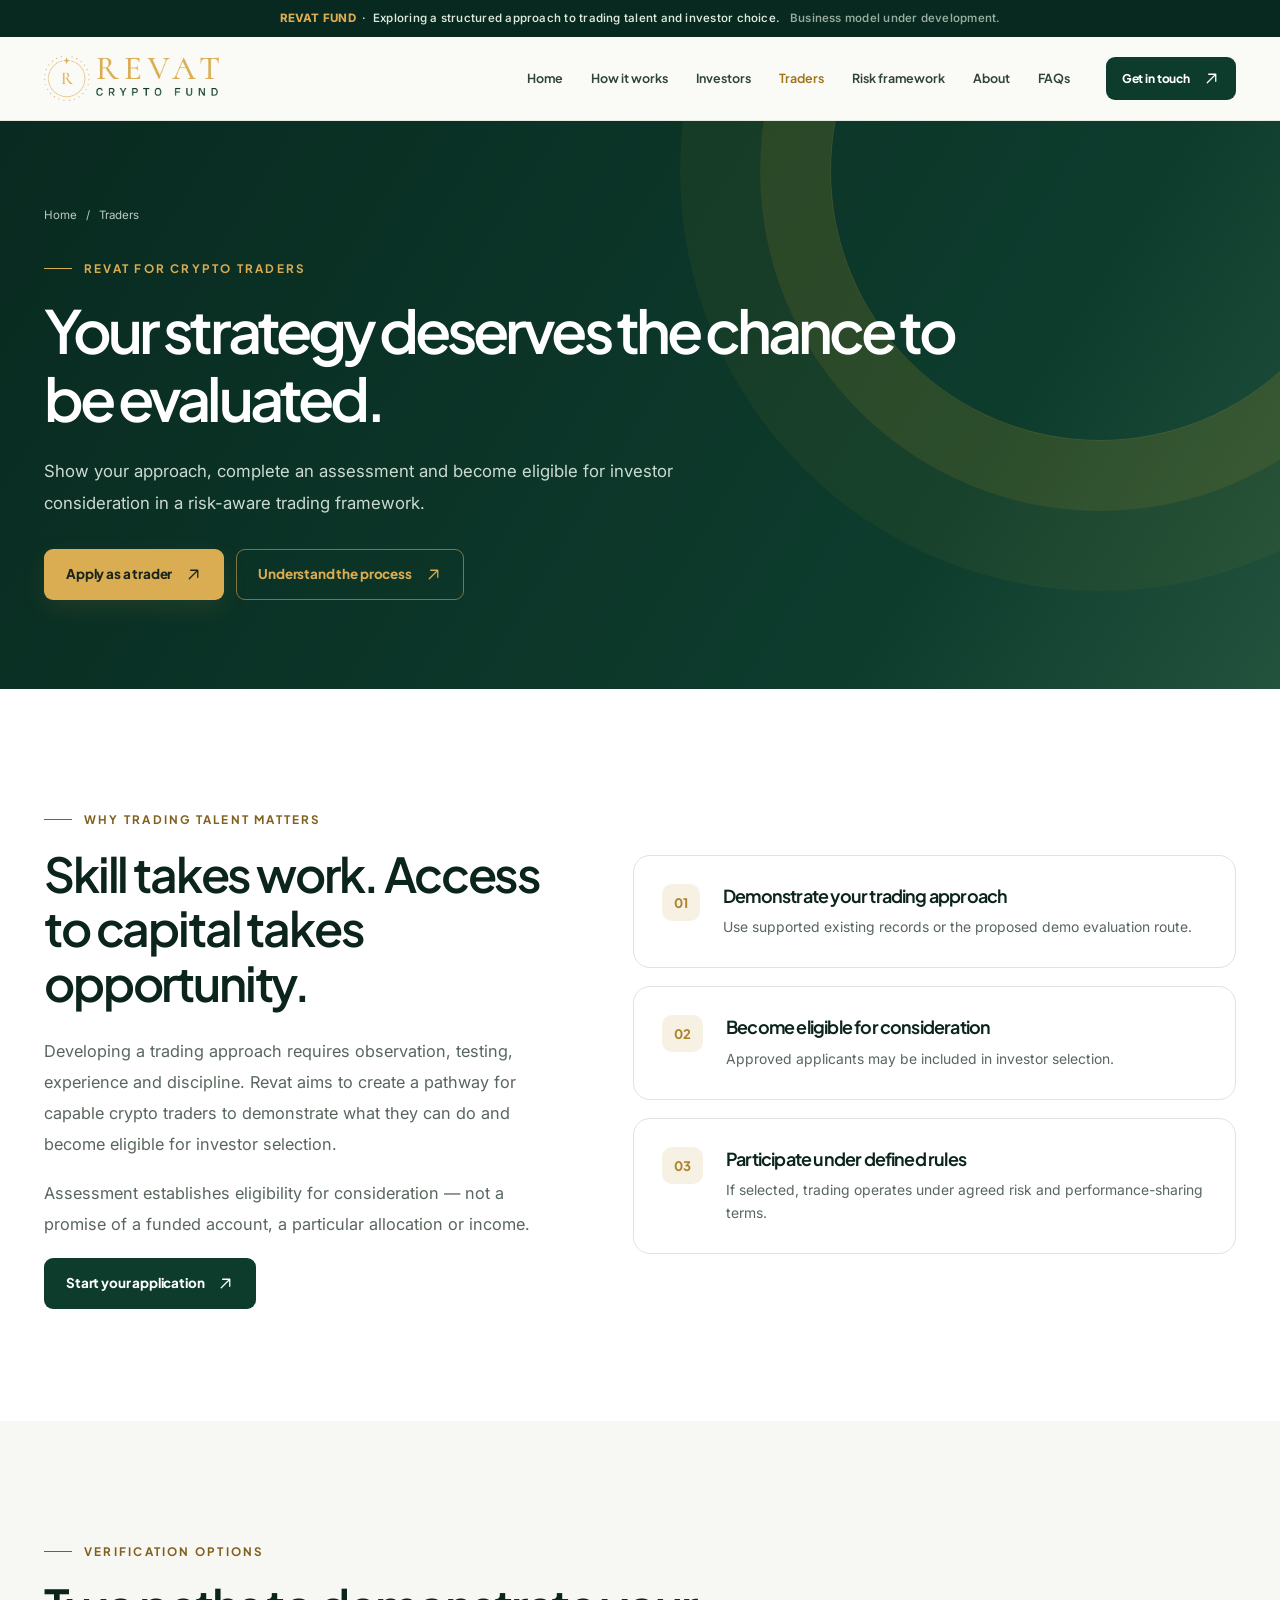
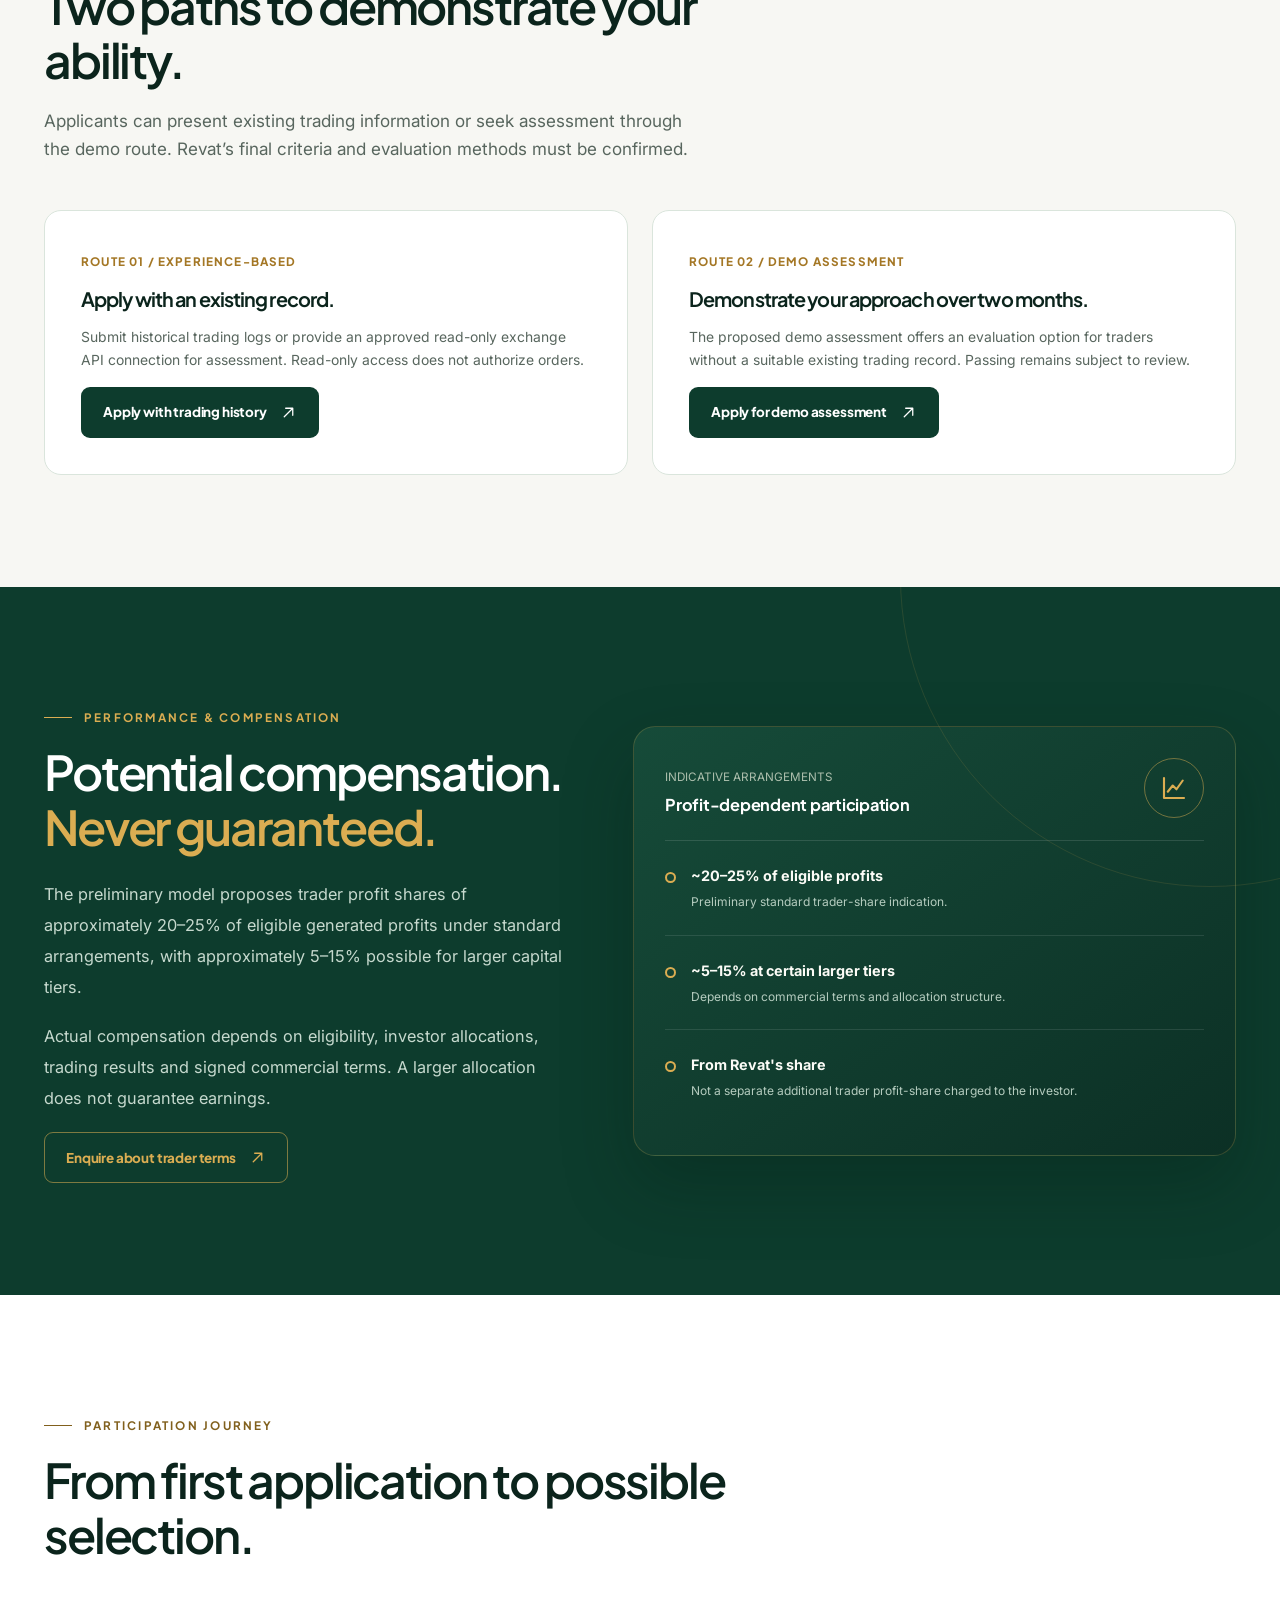
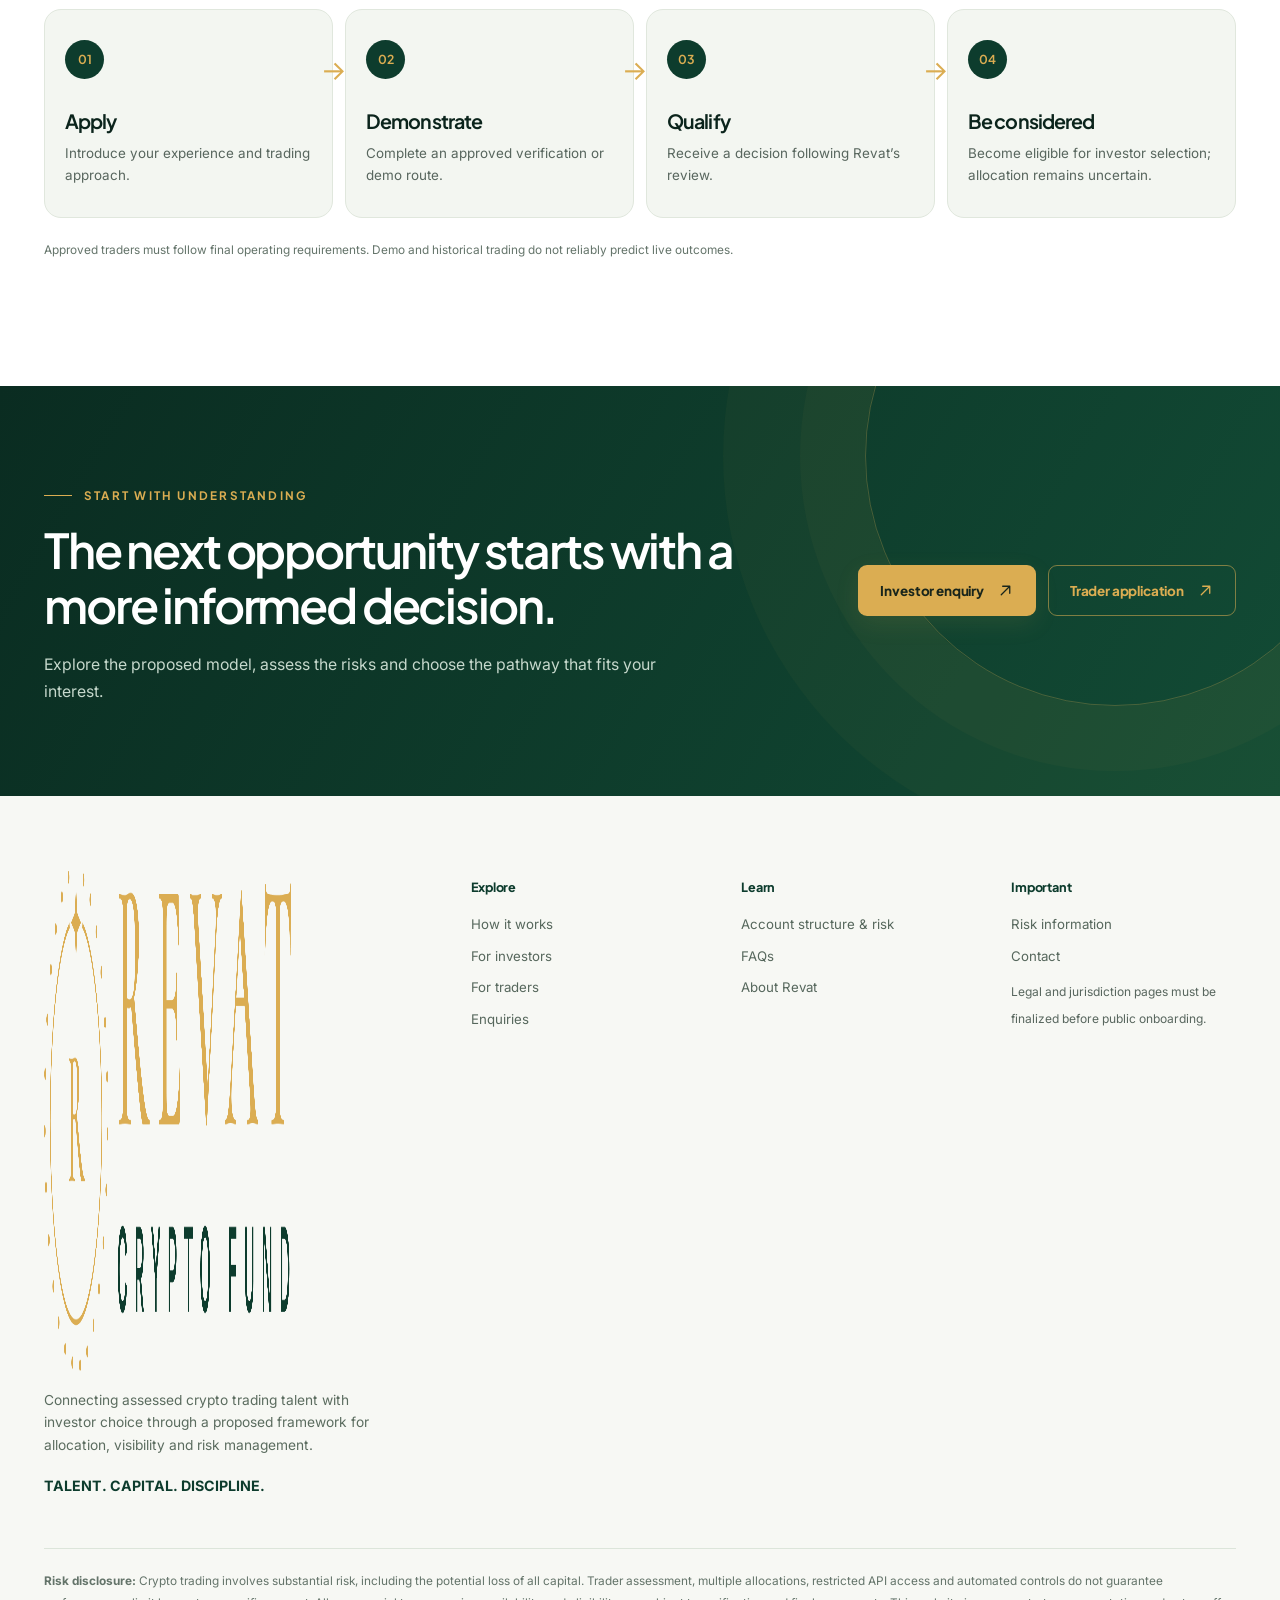
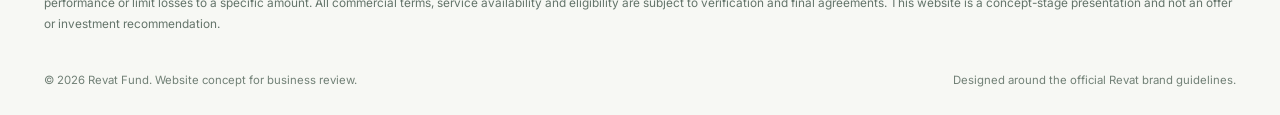
<file: traders.html>
<!doctype html><html lang="en"><head><meta charset="UTF-8"><meta name="viewport" content="width=device-width, initial-scale=1.0"><meta name="theme-color" content="#0D3C2D"><meta name="description" content="Apply to Revat&#x27;s proposed crypto trader assessment. Submit trade logs, read-only exchange history or a two-month demo record for consideration."><meta property="og:type" content="website"><meta property="og:title" content="For Traders | Crypto Trader Assessment | Revat Fund"><meta property="og:description" content="Apply to Revat&#x27;s proposed crypto trader assessment. Submit trade logs, read-only exchange history or a two-month demo record for consideration."><meta property="og:image" content="assets/og-revat.png"><title>For Traders | Crypto Trader Assessment | Revat Fund</title><link rel="icon" href="assets/favicon.png" type="image/png"><link rel="preconnect" href="https://fonts.googleapis.com"><link rel="preconnect" href="https://fonts.gstatic.com" crossorigin><script>document.documentElement.classList.add("js")</script><link rel="stylesheet" href="styles.css"></head><body>
<svg xmlns="http://www.w3.org/2000/svg" style="position:absolute;width:0;height:0;overflow:hidden" aria-hidden="true"><defs>
<symbol id="i-arrow-up-right" viewBox="0 0 24 24"><path d="M6 18 18 6M8 6h10v10" fill="none" stroke="currentColor" stroke-width="1.8" stroke-linecap="round" stroke-linejoin="round"/></symbol>
<symbol id="i-arrow-right" viewBox="0 0 24 24"><path d="M4 12h16m-7-7 7 7-7 7" fill="none" stroke="currentColor" stroke-width="1.8" stroke-linecap="round" stroke-linejoin="round"/></symbol>
<symbol id="i-chevron-left" viewBox="0 0 24 24"><path d="m15 18-6-6 6-6" fill="none" stroke="currentColor" stroke-width="1.8" stroke-linecap="round" stroke-linejoin="round"/></symbol>
<symbol id="i-chevron-right" viewBox="0 0 24 24"><path d="m9 18 6-6-6-6" fill="none" stroke="currentColor" stroke-width="1.8" stroke-linecap="round" stroke-linejoin="round"/></symbol>
<symbol id="i-menu" viewBox="0 0 24 24"><path d="M4 7h16M4 12h16M4 17h16" fill="none" stroke="currentColor" stroke-width="1.8" stroke-linecap="round"/></symbol>
<symbol id="i-shield" viewBox="0 0 24 24"><path d="M12 2 20 6v6c0 5.2-3.3 8-8 10-4.7-2-8-4.8-8-10V6l8-4Z" fill="none" stroke="currentColor" stroke-width="1.7" stroke-linejoin="round"/><path d="m8.5 12 2.5 2.5 4.8-5" fill="none" stroke="currentColor" stroke-width="1.7" stroke-linecap="round" stroke-linejoin="round"/></symbol>
<symbol id="i-chart" viewBox="0 0 24 24"><path d="M4 20V4m0 16h16M7 15l4-5 3 3 5-7" fill="none" stroke="currentColor" stroke-width="1.7" stroke-linejoin="round" stroke-linecap="round"/></symbol>
<symbol id="i-layers" viewBox="0 0 24 24"><path d="M12 3 21 8l-9 5-9-5 9-5Zm-9 9 9 5 9-5M3 16l9 5 9-5" fill="none" stroke="currentColor" stroke-width="1.7" stroke-linejoin="round" stroke-linecap="round"/></symbol>
</defs></svg><a href="#main" class="skip-link">Skip to content</a><div class="topnote"><strong>REVAT FUND</strong> &nbsp;·&nbsp; Exploring a structured approach to trading talent and investor choice. &nbsp; <span style="opacity:.69">Business model under development.</span></div>
<header class="site-header"><div class="container nav"><a href="index.html" class="brand" aria-label="Revat Crypto Fund — Home"><img src="assets/revat-logo-horizontal.png" alt="Revat Crypto Fund" width="2048" height="500"></a><nav class="nav-links" id="primary-menu" aria-label="Primary navigation"><a href="index.html" class="" >Home</a><a href="how-it-works.html" class="" >How it works</a><a href="investors.html" class="" >Investors</a><a href="traders.html" class="active" aria-current="page">Traders</a><a href="risk-management.html" class="" >Risk framework</a><a href="about.html" class="" >About</a><a href="faq.html" class="" >FAQs</a><div class="nav-cta"><a class="btn btn-forest" href="apply.html">Get in touch <svg class="" aria-hidden="true"><use href="#i-arrow-up-right"></use></svg></a></div></nav><button id="menu-toggle" class="mobile-toggle" aria-label="Open navigation" aria-expanded="false" aria-controls="primary-menu"><svg class="" aria-hidden="true"><use href="#i-menu"></use></svg></button></div></header>
<main id="main"><section class="inner-hero"><div class="container"><div class="breadcrumb"><a href="index.html">Home</a> &nbsp; / &nbsp; Traders</div><div class="eyebrow eyebrow--light">REVAT FOR CRYPTO TRADERS</div><h1>Your strategy deserves the chance to be evaluated.</h1><p class="lead">Show your approach, complete an assessment and become eligible for investor consideration in a risk-aware trading framework.</p><div class="btn-row"><a class="btn btn-primary" href="apply.html?role=trader">Apply as a trader <svg class="" aria-hidden="true"><use href="#i-arrow-up-right"></use></svg></a><a class="btn btn-outline" href="how-it-works.html">Understand the process <svg class="" aria-hidden="true"><use href="#i-arrow-up-right"></use></svg></a></div></div></section><section class="section section--white"><div class="container section-split"><div class="reveal"><div class="eyebrow ">WHY TRADING TALENT MATTERS</div><h2>Skill takes work. Access to capital takes opportunity.</h2><p class="body-copy" style="margin-top:25px">Developing a trading approach requires observation, testing, experience and discipline. Revat aims to create a pathway for capable crypto traders to demonstrate what they can do and become eligible for investor selection.</p><p class="body-copy">Assessment establishes eligibility for consideration — not a promise of a funded account, a particular allocation or income.</p><a class="btn btn-forest" href="apply.html?role=trader">Start your application <svg class="" aria-hidden="true"><use href="#i-arrow-up-right"></use></svg></a></div><div class="numbered-stack reveal"><div class="numbered-card"><span class="n">01</span><div><h3>Demonstrate your trading approach</h3><p>Use supported existing records or the proposed demo evaluation route.</p></div></div><div class="numbered-card"><span class="n">02</span><div><h3>Become eligible for consideration</h3><p>Approved applicants may be included in investor selection.</p></div></div><div class="numbered-card"><span class="n">03</span><div><h3>Participate under defined rules</h3><p>If selected, trading operates under agreed risk and performance-sharing terms.</p></div></div></div></div></section>
<section class="section"><div class="container"><div class="section-heading  reveal"><div class="eyebrow ">VERIFICATION OPTIONS</div><h2>Two paths to demonstrate your ability.</h2><p>Applicants can present existing trading information or seek assessment through the demo route. Revat’s final criteria and evaluation methods must be confirmed.</p></div><div class="grid-2"><div class="route-card reveal"><strong>ROUTE 01 / EXPERIENCE-BASED</strong><h3>Apply with an existing record.</h3><p>Submit historical trading logs or provide an approved read-only exchange API connection for assessment. Read-only access does not authorize orders.</p><a class="btn btn-forest" href="apply.html?role=trader&route=history">Apply with trading history <svg class="" aria-hidden="true"><use href="#i-arrow-up-right"></use></svg></a></div><div class="route-card reveal"><strong>ROUTE 02 / DEMO ASSESSMENT</strong><h3>Demonstrate your approach over two months.</h3><p>The proposed demo assessment offers an evaluation option for traders without a suitable existing trading record. Passing remains subject to review.</p><a class="btn btn-forest" href="apply.html?role=trader&route=demo">Apply for demo assessment <svg class="" aria-hidden="true"><use href="#i-arrow-up-right"></use></svg></a></div></div></div></section>
<section class="section section--dark"><div class="container section-split"><div class="reveal"><div class="eyebrow eyebrow--light">PERFORMANCE & COMPENSATION</div><h2>Potential compensation. <span class="accent">Never guaranteed.</span></h2><p class="body-copy body-copy--light" style="margin-top:25px">The preliminary model proposes trader profit shares of approximately 20–25% of eligible generated profits under standard arrangements, with approximately 5–15% possible for larger capital tiers.</p><p class="body-copy body-copy--light">Actual compensation depends on eligibility, investor allocations, trading results and signed commercial terms. A larger allocation does not guarantee earnings.</p><a class="btn btn-outline" href="apply.html?role=trader">Enquire about trader terms <svg class="" aria-hidden="true"><use href="#i-arrow-up-right"></use></svg></a></div><div class="risk-visual reveal"><div class="risk-visual__head"><div><span class="caption">INDICATIVE ARRANGEMENTS</span><h4 style="margin-top:7px">Profit-dependent participation</h4></div><div class="shield"><svg class="" aria-hidden="true"><use href="#i-chart"></use></svg></div></div><div class="risk-item"><span class="risk-dot"></span><div><strong>~20–25% of eligible profits</strong><p>Preliminary standard trader-share indication.</p></div></div><div class="risk-item"><span class="risk-dot"></span><div><strong>~5–15% at certain larger tiers</strong><p>Depends on commercial terms and allocation structure.</p></div></div><div class="risk-item"><span class="risk-dot"></span><div><strong>From Revat's share</strong><p>Not a separate additional trader profit-share charged to the investor.</p></div></div></div></div></section>
<section class="section section--white"><div class="container"><div class="section-heading  reveal"><div class="eyebrow ">PARTICIPATION JOURNEY</div><h2>From first application to possible selection.</h2></div><div class="journey-grid"><article class="journey-step reveal"><span class="step-num">01</span><h3>Apply</h3><p>Introduce your experience and trading approach.</p></article><article class="journey-step reveal"><span class="step-num">02</span><h3>Demonstrate</h3><p>Complete an approved verification or demo route.</p></article><article class="journey-step reveal"><span class="step-num">03</span><h3>Qualify</h3><p>Receive a decision following Revat’s review.</p></article><article class="journey-step reveal"><span class="step-num">04</span><h3>Be considered</h3><p>Become eligible for investor selection; allocation remains uncertain.</p></article></div><p class="disclosure">Approved traders must follow final operating requirements. Demo and historical trading do not reliably predict live outcomes.</p></div></section>
</main>
<section class="closing"><div class="container closing-grid"><div><div class="eyebrow eyebrow--light">START WITH UNDERSTANDING</div><h2>The next opportunity starts with a more informed decision.</h2><p>Explore the proposed model, assess the risks and choose the pathway that fits your interest.</p></div><div class="btn-row"><a class="btn btn-primary" href="apply.html?role=investor">Investor enquiry <svg class="" aria-hidden="true"><use href="#i-arrow-up-right"></use></svg></a><a class="btn btn-outline" href="apply.html?role=trader">Trader application <svg class="" aria-hidden="true"><use href="#i-arrow-up-right"></use></svg></a></div></div></section>
<footer class="footer"><div class="container"><div class="footer-top"><div class="footer-brand"><a href="index.html" aria-label="Revat home"><img src="assets/revat-logo-horizontal.png" alt="Revat Crypto Fund" width="2048" height="500"></a><p>Connecting assessed crypto trading talent with investor choice through a proposed framework for allocation, visibility and risk management.</p><span class="small" style="font-weight:700;color:var(--forest)">TALENT. CAPITAL. DISCIPLINE.</span></div><div class="footer-links"><h4>Explore</h4><a href="how-it-works.html">How it works</a><a href="investors.html">For investors</a><a href="traders.html">For traders</a><a href="apply.html">Enquiries</a></div><div class="footer-links"><h4>Learn</h4><a href="risk-management.html">Account structure & risk</a><a href="faq.html">FAQs</a><a href="about.html">About Revat</a></div><div class="footer-links"><h4>Important</h4><a href="risk-management.html">Risk information</a><a href="apply.html">Contact</a><span class="tiny" style="color:var(--muted)">Legal and jurisdiction pages must be finalized before public onboarding.</span></div></div><p class="disclosure"><strong>Risk disclosure:</strong> Crypto trading involves substantial risk, including the potential loss of all capital. Trader assessment, multiple allocations, restricted API access and automated controls do not guarantee performance or limit losses to a specific amount. All commercial terms, service availability and eligibility are subject to verification and final agreements. This website is a concept-stage presentation and not an offer or investment recommendation.</p><div class="footer-bottom"><span>© 2026 Revat Fund. Website concept for business review.</span><span>Designed around the official Revat brand guidelines.</span></div></div></footer><script src="config.js"></script><script src="script.js" defer></script></body></html>
</file>
<file: styles.css>
@import url('https://fonts.googleapis.com/css2?family=Inter:wght@400;500;600;700;800&family=Plus+Jakarta+Sans:wght@400;500;600;700;800&display=swap');
:root{--forest:#0D3C2D;--deep:#08291F;--darker:#061D17;--gold:#DBAD52;--bronze:#A2751B;--cream:#F7F7F3;--light:#E8EFE9;--ink:#0B241C;--muted:#58665E;--line:#DFE4DC;--white:#fff;--radius:22px;--shadow:0 20px 65px rgba(7,37,26,.10);--font-heading:'Plus Jakarta Sans',sans-serif;--font-body:'Inter',sans-serif}
*,*::before,*::after{box-sizing:border-box}html{scroll-behavior:smooth;scroll-padding-top:95px}body{margin:0;background:var(--cream);color:var(--ink);font:400 16px/1.65 var(--font-body);-webkit-font-smoothing:antialiased}body.modal-open{overflow:hidden}a{color:inherit;text-decoration:none}button,input,textarea,select{font:inherit}button{cursor:pointer}img{max-width:100%;display:block}p{margin:0 0 1.1em}h1,h2,h3,h4{font-family:var(--font-heading);letter-spacing:-.045em;line-height:1.14;margin:0}h1{font-size:clamp(3.1rem,5.4vw,5.7rem);font-weight:600;letter-spacing:-.066em}h2{font-size:clamp(2.25rem,3.75vw,4rem);font-weight:600}h3{font-size:clamp(1.24rem,1.5vw,1.65rem);font-weight:650}h4{font-size:1.02rem;letter-spacing:-.015em}::selection{background:var(--gold);color:var(--deep)}:focus-visible{outline:3px solid var(--gold);outline-offset:4px}.container{width:min(1192px,calc(100% - 64px));margin:auto}.section{padding:112px 0}.section--tight{padding:76px 0}.section--white{background:white}.section--mist{background:#EDF2EB}.section--dark{background:var(--forest);color:white;position:relative;overflow:hidden}.section--dark::after{content:'';position:absolute;right:-240px;top:-320px;width:620px;height:620px;border:1px solid rgba(219,173,82,.13);border-radius:50%;pointer-events:none}.eyebrow{color:#81601D;font:700 .73rem/1.3 var(--font-heading);letter-spacing:.19em;text-transform:uppercase;display:inline-flex;align-items:center;gap:12px;margin:0 0 20px}.eyebrow::before{content:'';width:28px;height:1px;background:currentColor}.eyebrow--light{color:var(--gold)}.eyebrow--light::before{background:var(--gold)}.section-heading{max-width:750px;margin-bottom:46px}.section-heading.centered{text-align:center;margin:0 auto 54px}.section-heading.centered .eyebrow::before{display:none}.section-heading p{color:var(--muted);font-size:1.07rem;margin:19px 0 0;max-width:650px}.section--dark .section-heading p{color:#C4D6CC}.accent{color:var(--gold)}.accent-dark{color:#A77722}.muted{color:var(--muted)}.tiny{font-size:.75rem}.small{font-size:.89rem}.notice{font-size:.8rem;color:#66736C}.notice--light{color:#B9CCC2}.pill{border:1px solid rgba(219,173,82,.32);background:rgba(219,173,82,.08);display:inline-flex;gap:10px;align-items:center;border-radius:999px;padding:8px 14px;font-weight:650;font-size:.73rem;letter-spacing:.06em;color:var(--gold)}.pill .pulse{height:6px;width:6px;border-radius:50%;background:var(--gold);box-shadow:0 0 0 5px rgba(219,173,82,.1)}.btn{min-height:51px;border-radius:9px;padding:13px 21px;display:inline-flex;align-items:center;justify-content:center;gap:13px;font-family:var(--font-heading);font-size:.84rem;font-weight:750;letter-spacing:-.012em;white-space:nowrap;transition:background .25s,color .25s,transform .25s,box-shadow .25s;border:1px solid transparent}.btn:hover{transform:translateY(-2px)}.btn-primary{background:var(--gold);color:#19251B;box-shadow:0 8px 24px rgba(219,173,82,.10)}.btn-primary:hover{background:#E9C071;box-shadow:0 10px 25px rgba(219,173,82,.27)}.btn-outline{border-color:rgba(219,173,82,.55);color:var(--gold);background:transparent}.btn-outline:hover{background:rgba(219,173,82,.10)}.btn-outline-dark{border-color:#BCCDC0;color:var(--forest);background:transparent}.btn-outline-dark:hover{border-color:var(--forest);background:#E8F1E7}.btn-forest{background:var(--forest);color:white}.btn-forest:hover{background:#175640}.btn svg{height:17px;width:17px;transition:transform .25s}.btn:hover svg{transform:translate(3px,-2px)}.text-link{font:750 .86rem var(--font-heading);display:inline-flex;align-items:center;gap:10px;color:var(--forest)}.text-link svg{width:18px;height:18px;transition:transform .25s}.text-link:hover svg{transform:translateX(5px)}.text-link--light{color:var(--gold)}.btn-row{display:flex;flex-wrap:wrap;gap:12px;align-items:center}.gold-rule{width:48px;height:3px;background:var(--gold);border-radius:4px;margin:18px 0 26px}.topnote{background:var(--deep);color:#DCE9DE;text-align:center;padding:9px 20px;font-size:.72rem;font-weight:550;letter-spacing:.02em}.topnote strong{color:var(--gold);font-weight:750}.site-header{position:sticky;top:0;z-index:80;background:rgba(250,250,247,.95);backdrop-filter:blur(18px);border-bottom:1px solid #E6EAE1}.nav{height:83px;display:flex;align-items:center;justify-content:space-between;gap:24px}.brand{display:inline-flex;align-items:center;flex-shrink:0;position:relative}.brand img{width:184px;height:auto}.nav-links{display:flex;gap:28px;align-items:center;margin-left:auto}.nav-links>a{font:650 .78rem var(--font-heading);color:#30433A;transition:color .2s;white-space:nowrap}.nav-links>a:hover,.nav-links>a.active{color:var(--bronze)}.nav-cta{margin-left:8px}.nav-cta .btn{min-height:43px;font-size:.75rem;padding:11px 15px}.mobile-toggle{display:none;border:1px solid #D7DDD4;border-radius:9px;width:42px;height:42px;background:transparent;color:var(--forest);align-items:center;justify-content:center}.mobile-toggle svg{width:22px;height:22px}.hero{position:relative;overflow:hidden;color:white;background:radial-gradient(ellipse at 92% 55%,#20533B 0%,transparent 38%),linear-gradient(115deg,#092A20 0%,#0D3C2D 69%,#0D3C2D 100%);padding:94px 0 85px;min-height:690px}.hero::before{content:'';position:absolute;inset:0;opacity:.28;background-image:linear-gradient(rgba(215,226,216,.035) 1px,transparent 1px),linear-gradient(90deg,rgba(215,226,216,.035) 1px,transparent 1px);background-size:64px 64px;mask-image:linear-gradient(90deg,transparent,black)}.hero::after{content:'';position:absolute;top:-360px;right:-250px;width:720px;height:720px;border:1px solid rgba(219,173,82,.13);border-radius:50%;pointer-events:none}.hero-grid{display:grid;grid-template-columns:1.06fr .94fr;gap:40px;align-items:center;position:relative;z-index:2}.hero-content{max-width:680px}.hero-content h1{margin:24px 0 22px}.hero-content h1 .text-gold{color:var(--gold)}.hero-lede{font-size:1.07rem;color:#D3E0D9;max-width:565px;margin:0 0 28px;line-height:1.83}.hero-proof{display:flex;gap:18px;align-items:center;margin-top:32px;color:#C0D1C7;font-size:.77rem;flex-wrap:wrap}.hero-proof span{display:inline-flex;align-items:center;gap:9px}.hero-proof b{height:5px;width:5px;background:var(--gold);border-radius:50%}.hero-art{height:495px;position:relative;display:grid;place-items:center;perspective:1000px}.orbit{position:absolute;border:1px solid rgba(219,173,82,.32);border-radius:50%;width:400px;height:400px;animation:spin 62s linear infinite}.orbit.orbit2{width:315px;height:315px;opacity:.62;animation-direction:reverse}.orbit.orbit3{width:475px;height:475px;border-color:rgba(255,255,255,.08);animation:spin 90s linear infinite}.orbit::before{content:'';position:absolute;top:13%;left:13%;background:var(--gold);width:8px;height:8px;border-radius:50%;box-shadow:0 0 22px var(--gold)}.visual-center{width:250px;height:250px;background:radial-gradient(circle at 32% 27%,#1D563F,#09271F 72%);border:1px solid rgba(219,173,82,.35);border-radius:50%;display:flex;flex-direction:column;justify-content:center;align-items:center;text-align:center;box-shadow:0 12px 95px rgba(0,0,0,.23),inset 0 0 60px rgba(219,173,82,.025);z-index:3}.visual-center small{font:700 .67rem var(--font-heading);letter-spacing:.23em;color:var(--gold)}.visual-center strong{font:650 2.05rem/1.17 var(--font-heading);letter-spacing:-.055em;margin:17px 0;color:white}.visual-center .line{width:38px;height:1px;background:var(--gold);margin-top:3px}.orbit-card{position:absolute;z-index:5;background:rgba(10,50,37,.92);border:1px solid rgba(219,173,82,.25);box-shadow:0 20px 48px rgba(2,18,13,.25);border-radius:12px;padding:14px 17px;min-width:175px;backdrop-filter:blur(12px);animation:float 8s ease-in-out infinite}.orbit-card small{font-size:.62rem;color:#B5CCBC;display:block;letter-spacing:.04em;margin-bottom:4px}.orbit-card strong{font:700 .88rem var(--font-heading);color:#F5F8F5}.orbit-card::before{content:'';position:absolute;left:15px;top:-2px;height:3px;width:36px;background:var(--gold);border-radius:9px}.orbit-card--a{top:51px;left:-16px}.orbit-card--b{top:120px;right:-21px;animation-delay:-2s}.orbit-card--c{bottom:44px;left:15px;animation-delay:-4s}.hero-bottom{position:relative;z-index:3;margin-top:35px;color:#B7CABD;font-size:.75rem;display:flex;align-items:center;gap:18px}.hero-bottom:before{content:'';height:1px;background:rgba(227,237,225,.24);width:47px}.metric-bar{background:#FAFBF8;border-bottom:1px solid #E5EAE3}.metrics{display:grid;grid-template-columns:repeat(4,1fr);padding:28px 0}.metric{padding:4px 27px;border-right:1px solid #DCE3DA}.metric:first-child{padding-left:0}.metric:last-child{border:0}.metric strong{display:block;font:700 clamp(1.65rem,2.5vw,2.45rem)/1.14 var(--font-heading);letter-spacing:-.06em;color:var(--forest)}.metric span{display:block;font-size:.72rem;font-weight:600;color:#65736A;line-height:1.5;margin-top:8px}.grid-2{display:grid;grid-template-columns:repeat(2,minmax(0,1fr));gap:24px}.grid-3{display:grid;grid-template-columns:repeat(3,minmax(0,1fr));gap:22px}.grid-4{display:grid;grid-template-columns:repeat(4,minmax(0,1fr));gap:18px}.feature-card{background:white;padding:32px 29px 29px;border:1px solid #E4EAE3;border-radius:var(--radius);position:relative;transition:transform .3s,box-shadow .3s,border-color .3s;min-height:248px}.feature-card:hover{transform:translateY(-7px);border-color:#C7D4C9;box-shadow:var(--shadow)}.feature-card .num{font:700 .68rem var(--font-heading);color:#A88230;letter-spacing:.09em}.feature-card h3{margin:29px 0 14px}.feature-card p{font-size:.89rem;color:var(--muted);margin-bottom:0}.icon-holder{width:48px;height:48px;background:#E8F0E9;color:var(--forest);border:1px solid #D3E3D6;border-radius:13px;display:flex;align-items:center;justify-content:center}.icon-holder svg{width:23px;height:23px}.section-split{display:grid;grid-template-columns:.93fr 1.07fr;gap:65px;align-items:center}.section-split.flip{grid-template-columns:1.07fr .93fr}.body-copy{font-size:1.02rem;color:var(--muted);line-height:1.9}.body-copy--light{color:#C6D9CE}.check-list{list-style:none;padding:0;margin:24px 0;display:grid;gap:15px}.check-list li{position:relative;padding-left:30px;font-size:.91rem;color:#3C5144}.check-list li::before{content:'✓';color:#13714D;font-weight:800;position:absolute;left:0;top:0}.check-list--light li{color:#D1E0D6}.check-list--light li::before{color:var(--gold)}.journey-grid{display:grid;grid-template-columns:repeat(4,1fr);gap:12px;counter-reset:journey}.journey-step{padding:30px 20px;background:#F3F6F1;border:1px solid #E0E7DD;border-radius:17px;position:relative}.journey-step::after{content:'→';position:absolute;right:-14px;top:39px;font-size:1.7rem;color:var(--gold);z-index:2}.journey-step:last-child::after{display:none}.journey-step .step-num{display:inline-flex;width:39px;height:39px;border-radius:50%;background:var(--forest);color:var(--gold);align-items:center;justify-content:center;font:650 .77rem var(--font-heading)}.journey-step h3{font-size:1.23rem;margin:31px 0 10px}.journey-step p{font-size:.84rem;color:var(--muted);margin-bottom:0}.audience-card{padding:42px;border-radius:22px;min-height:430px;display:flex;flex-direction:column;align-items:flex-start;position:relative;overflow:hidden;transition:transform .3s}.audience-card:hover{transform:translateY(-5px)}.audience-card--investor{background:var(--forest);color:white}.audience-card--trader{background:linear-gradient(140deg,#EAEDE5,#DCE7DA);color:var(--forest);border:1px solid #D9E4D8}.audience-card .audience-index{letter-spacing:.18em;font-size:.69rem;font-weight:750;color:var(--gold)}.audience-card--trader .audience-index{color:#9A6A18}.audience-card h3{font-size:clamp(2rem,3.1vw,3.05rem);max-width:400px;margin:28px 0 22px}.audience-card p{max-width:410px;font-size:.94rem;color:#C9DACE}.audience-card--trader p{color:#536D5C}.audience-card .btn{margin-top:auto}.audience-card .big-mark{position:absolute;bottom:-78px;right:2px;font:650 21rem/1 var(--font-heading);color:rgba(255,255,255,.035);pointer-events:none}.audience-card--trader .big-mark{color:rgba(13,60,45,.055)}.risk-visual{position:relative;border:1px solid rgba(219,173,82,.22);border-radius:22px;background:linear-gradient(145deg,#164B39,#0C3025);padding:31px;min-height:390px;box-shadow:0 30px 70px #031E154D}.risk-visual__head{display:flex;justify-content:space-between;align-items:center;gap:15px;border-bottom:1px solid rgba(255,255,255,.12);padding-bottom:22px}.risk-visual .shield{width:60px;height:60px;display:grid;place-items:center;border:1px solid rgba(219,173,82,.48);border-radius:50%;color:var(--gold)}.risk-visual .shield svg{width:30px;height:30px}.risk-visual h4{color:white}.risk-visual .caption{color:#ADBFAD;font-size:.73rem}.risk-item{display:flex;gap:15px;align-items:start;padding:23px 0;border-bottom:1px solid rgba(255,255,255,.10)}.risk-item:last-child{border:0}.risk-dot{height:11px;width:11px;flex-shrink:0;border:2px solid var(--gold);border-radius:50%;margin-top:8px}.risk-item strong{display:block;color:#FCFCF7;font-size:.9rem}.risk-item p{font-size:.75rem;color:#B5CCBF;margin:4px 0 0}.stat-card{border-radius:16px;padding:25px;background:white;border:1px solid var(--line)}.stat-card strong{font:700 2.55rem var(--font-heading);color:var(--forest);letter-spacing:-.075em}.stat-card span{display:block;color:var(--muted);font-size:.85rem;margin-top:10px}.finance-demo{background:#fff;border:1px solid #DCE6DB;border-radius:22px;padding:30px;box-shadow:var(--shadow)}.finance-header{display:flex;justify-content:space-between;gap:18px;align-items:start}.finance-header h3{font-size:1.45rem}.tag{border:1px solid #C4D3C7;color:#4D6A53;background:#EDF2ED;border-radius:30px;padding:6px 10px;text-transform:uppercase;font-size:.58rem;letter-spacing:.11em;font-weight:750}.demo-bars{display:flex;align-items:flex-end;gap:7px;height:124px;margin:30px 0 8px;padding:0 3px;border-bottom:1px solid #DCE4D8}.demo-bars i{display:block;width:100%;background:linear-gradient(0deg,#245D42,#77A081);border-radius:5px 5px 0 0;opacity:.86}.demo-bars i:nth-child(3n){background:linear-gradient(0deg,#B18530,#DCB65F)}.demo-labels{display:flex;justify-content:space-between;color:#748579;font-size:.62rem;letter-spacing:.04em}.demo-footer{border-top:1px solid #E8EEE8;display:flex;justify-content:space-between;gap:15px;padding-top:19px;margin-top:22px;font-size:.73rem;color:#65746B}.demo-footer strong{color:var(--forest)}.quote-band{text-align:center;position:relative;padding:82px 0;color:var(--forest);background:#E7EEE7}.quote-band p{font:600 clamp(1.45rem,2.5vw,2.55rem)/1.45 var(--font-heading);letter-spacing:-.045em;max-width:880px;margin:0 auto}.quote-band .quote-mark{color:#AE842C;font:700 4rem/1 Georgia,serif}.insight-carousel{overflow:hidden}.slide-track{display:flex;gap:20px;transition:transform .45s cubic-bezier(.22,.61,.36,1)}.slide{flex:0 0 calc((100% - 40px)/3);min-height:230px;padding:30px;background:white;border:1px solid var(--line);border-radius:17px}.slide span{font:700 .69rem var(--font-heading);color:#9F7727}.slide h3{margin:30px 0 13px}.slide p{font-size:.86rem;color:var(--muted);margin:0}.carousel-controls{display:flex;align-items:center;gap:11px}.circle-btn{height:43px;width:43px;border-radius:50%;border:1px solid #C9D4C9;background:transparent;color:var(--forest);display:grid;place-items:center;transition:.2s}.circle-btn:hover{background:var(--forest);color:#fff}.circle-btn svg{width:18px;height:18px}.faq-list{border-top:1px solid #D6DFD6}.faq{border-bottom:1px solid #D6DFD6}.faq summary{list-style:none;font:650 1.04rem var(--font-heading);padding:25px 45px 25px 0;position:relative;cursor:pointer;line-height:1.55}.faq summary::-webkit-details-marker{display:none}.faq summary::after{content:'+';position:absolute;right:8px;top:21px;color:var(--bronze);font:400 1.7rem var(--font-body);transition:transform .2s}.faq[open] summary::after{content:'−'}.faq .answer{color:#5C6B61;font-size:.89rem;line-height:1.85;padding:0 40px 25px 0;max-width:840px}.closing{background:linear-gradient(120deg,#0A2C21,#124B35);color:white;position:relative;overflow:hidden;padding:91px 0}.closing::before{content:'';position:absolute;right:-85px;top:-180px;width:500px;height:500px;border:1px solid rgba(219,173,82,.28);border-radius:50%;box-shadow:0 0 0 65px rgba(219,173,82,.035),0 0 0 142px rgba(219,173,82,.03)}.closing-grid{display:flex;align-items:center;justify-content:space-between;gap:50px;position:relative;z-index:2}.closing h2{max-width:750px}.closing p{color:#C6D8CC;font-size:.99rem;margin:20px 0 0;max-width:625px}.closing .btn-row{justify-content:flex-end}.footer{background:#F7F8F4;padding:75px 0 25px}.footer-top{display:grid;grid-template-columns:1.7fr repeat(3,1fr);gap:45px;border-bottom:1px solid #DCE5DA;padding-bottom:50px}.footer-brand img{width:260px}.footer-brand p{max-width:360px;font-size:.86rem;color:#5B6C5F;margin-top:18px}.footer-links h4{font:750 .79rem var(--font-heading);margin:8px 0 19px;color:var(--forest)}.footer-links a{display:block;color:#56675C;font-size:.83rem;margin:10px 0}.footer-links a:hover{color:var(--bronze)}.footer-bottom{padding:23px 0 0;display:flex;gap:20px;justify-content:space-between;font-size:.71rem;color:#718076}.disclosure{font-size:.74rem;color:#64746A;line-height:1.8;margin-top:22px}.disclosure--light{color:#B9CDC0}.inner-hero{color:white;background:linear-gradient(122deg,#092A20 0%,#0D3C2D 73%,#23533D);padding:85px 0 89px;position:relative;overflow:hidden}.inner-hero::after{content:'';position:absolute;width:540px;height:540px;border:1px solid #CBA34A3D;right:-90px;top:-220px;border-radius:50%;box-shadow:0 0 0 70px #B79A2420,0 0 0 150px #B79A2411}.inner-hero .container{position:relative;z-index:2}.inner-hero h1{max-width:970px;font-size:clamp(2.85rem,4.65vw,5.05rem)}.inner-hero p.lead{font-size:1.05rem;color:#CCDBD2;max-width:680px;line-height:1.9;margin:24px 0 29px}.breadcrumb{font-size:.72rem;color:#BACCC0;margin-bottom:25px}.breadcrumb a:hover{color:var(--gold)}.kicker-row{display:flex;gap:14px;align-items:center;flex-wrap:wrap;color:#C7DACC;font-size:.75rem}.kicker-row b{height:4px;width:4px;border-radius:50%;background:var(--gold)}.numbered-stack{display:grid;gap:18px}.numbered-card{display:flex;gap:23px;align-items:start;background:white;border:1px solid var(--line);border-radius:17px;padding:28px}.numbered-card .n{font:750 .82rem var(--font-heading);color:#AD832C;background:#F7F1E4;padding:10px 12px;border-radius:10px;flex-shrink:0}.numbered-card h3{font-size:1.12rem;margin:2px 0 10px}.numbered-card p{color:var(--muted);font-size:.87rem;margin:0}.soft-panel{background:#E8F0E8;padding:36px;border:1px solid #CFDFD0;border-radius:22px}.soft-panel h3{margin-bottom:16px}.dark-panel{background:linear-gradient(140deg,#103C2C,#092D23);color:white;padding:40px;border-radius:21px;border:1px solid rgba(219,173,82,.12)}.dark-panel p{color:#C5D9CC}.dark-panel .eyebrow{color:var(--gold)}.process-diagram{background:#F4F7F2;border:1px solid #DFE9DF;padding:28px;border-radius:20px}.process-row{display:grid;grid-template-columns:1fr auto 1fr auto 1fr;gap:10px;align-items:center}.diagram-node{padding:20px 10px;text-align:center;border-radius:13px;background:white;border:1px solid #D4DFD3}.diagram-node strong{display:block;font:700 .85rem var(--font-heading);color:var(--forest);margin-bottom:7px}.diagram-node small{font-size:.7rem;color:var(--muted)}.diagram-arrow{color:var(--bronze);font-size:1.6rem}.data-table{width:100%;border-collapse:collapse;font-size:.89rem}.data-table th,.data-table td{text-align:left;padding:18px 16px;border-bottom:1px solid #D8E2D6}.data-table thead{background:#E9F0E7}.data-table th{font:.74rem var(--font-heading);font-weight:750;color:#2B4E35;letter-spacing:.035em}.data-table tr:last-child td{border-bottom:0}.table-wrap{border:1px solid #DCE5DA;border-radius:16px;overflow:auto;background:white}.calculator{border-radius:23px;overflow:hidden;border:1px solid #DCE5DA;background:white;box-shadow:0 18px 52px rgba(13,60,45,.07)}.calc-header{background:var(--forest);color:white;padding:28px 32px}.calc-header h3{font-size:1.5rem}.calc-body{padding:32px}.calc-field{margin-bottom:26px}.calc-label{display:flex;justify-content:space-between;align-items:center;gap:10px;font:650 .84rem var(--font-heading);color:#344A3A;margin-bottom:16px}.calc-value{background:#E9F1E9;border:1px solid #D6E4D5;border-radius:9px;padding:6px 12px;font-weight:700;color:var(--forest)}input[type=range]{appearance:none;width:100%;height:5px;border-radius:5px;background:#D5E3D7;outline:0;accent-color:var(--forest)}input[type=range]::-webkit-slider-thumb{appearance:none;width:18px;height:18px;border:4px solid var(--gold);border-radius:50%;background:var(--forest);cursor:pointer;box-shadow:0 2px 8px #091C1738}.calc-total{background:#F2F5EF;border:1px solid #DDE7DB;border-radius:15px;padding:25px;display:flex;align-items:center;justify-content:space-between;gap:18px}.calc-total small{font-size:.76rem;color:#66786A}.calc-total strong{display:block;color:var(--forest);font:750 2.2rem var(--font-heading);letter-spacing:-.06em}.calc-total em{font-style:normal;color:#677769;font-size:.76rem}.route-grid{display:grid;grid-template-columns:1fr 1fr;gap:19px}.route-card{padding:36px;background:#fff;border:1px solid #DAE5DC;border-radius:17px;transition:.25s}.route-card:hover{transform:translateY(-4px);box-shadow:var(--shadow)}.route-card strong{font:750 .73rem var(--font-heading);letter-spacing:.1em;color:#A47725}.route-card h3{margin:15px 0}.route-card p{font-size:.87rem;color:var(--muted)}.fee-panel{border:1px solid #DFE8DF;border-radius:20px;overflow:hidden;background:white}.fee-panel .fee-head{background:#EAF1E8;padding:23px 26px}.fee-panel .fee-body{display:flex;min-height:180px}.fee-side{flex:1;display:flex;align-items:center;justify-content:center;flex-direction:column;padding:20px;gap:10px}.fee-side+ .fee-side{border-left:1px solid #E0E8DD}.fee-side strong{font:700 3rem var(--font-heading);letter-spacing:-.08em;color:var(--forest)}.fee-side span{font:650 .8rem var(--font-heading)}.fee-side.platform strong{color:#AA812D}.faq-tabs{display:flex;gap:8px;flex-wrap:wrap;margin-bottom:32px}.filter-chip{border-radius:30px;padding:9px 17px;border:1px solid #D6E0D5;background:white;color:#4F6558;font:650 .8rem var(--font-heading)}.filter-chip.active,.filter-chip:hover{background:var(--forest);color:white;border-color:var(--forest)}.faq[data-group].hidden{display:none}.application-layout{display:grid;grid-template-columns:.8fr 1.2fr;gap:48px;align-items:start}.form-card{padding:34px;border:1px solid #E0E7DD;background:white;border-radius:21px;box-shadow:var(--shadow)}.form-card h3{margin-bottom:13px}.form-card p{font-size:.88rem;color:var(--muted)}.role-tabs{display:flex;background:#EEF3EB;border:1px solid #D7E3D6;padding:5px;border-radius:11px;margin:25px 0}.role-tab{flex:1;border:0;background:transparent;border-radius:8px;padding:12px 10px;color:var(--forest);font:700 .81rem var(--font-heading)}.role-tab.active{background:var(--forest);color:white;box-shadow:0 4px 8px #06271817}.form-grid{display:grid;grid-template-columns:1fr 1fr;gap:17px}.form-field{display:flex;flex-direction:column;gap:7px}.form-field.full{grid-column:1/-1}.form-field label{font:700 .76rem var(--font-heading);color:#304B37}.form-field input,.form-field select,.form-field textarea{outline:0;border:1px solid #CED9D0;background:#FDFEFB;border-radius:8px;color:#19372A;padding:12px 13px;min-height:47px;font-size:.87rem;width:100%;transition:border .2s,box-shadow .2s}.form-field input:focus,.form-field select:focus,.form-field textarea:focus{border-color:#A8843C;box-shadow:0 0 0 3px #D8AD5140}.form-field textarea{min-height:102px;resize:vertical}.form-field .form-hint{font-size:.69rem;color:#79897B}.consent{display:flex;gap:11px;align-items:flex-start;font-size:.76rem;color:#57695C;margin:22px 0}.consent input{margin:4px 0 0;accent-color:var(--forest)}.form-status{font-size:.83rem;margin-top:17px;border-radius:9px;padding:13px;display:none}.form-status.show{display:block}.form-status.error{color:#8B2C24;background:#FDEBE7}.form-status.info{color:#21583C;background:#E6F0E5}.form-status.success{color:#155A31;background:#E2F5E5}.form-role[hidden]{display:none}.highlight-list{display:grid;gap:17px}.highlight-row{display:flex;align-items:flex-start;gap:14px}.highlight-row .circle{width:33px;height:33px;background:#E6EFE6;border:1px solid #D8E5D9;border-radius:50%;display:grid;place-items:center;color:#5B7B60;flex-shrink:0;font-size:.86rem}.highlight-row strong{display:block;font:700 .85rem var(--font-heading);color:var(--forest)}.highlight-row span{display:block;color:#607268;font-size:.79rem;margin-top:5px}.skip-link{position:absolute;z-index:100;left:15px;top:-80px;background:var(--gold);color:black;padding:10px 16px}.skip-link:focus{top:10px}.reveal{opacity:1;transform:none;transition:opacity .7s ease,transform .7s ease}.js .reveal{opacity:0;transform:translateY(22px)}.js .reveal.visible{opacity:1;transform:translateY(0)}@keyframes spin{to{transform:rotate(360deg)}}@keyframes float{0%,100%{transform:translateY(0)}50%{transform:translateY(-13px)}}
@media(max-width:1140px){.nav-links{gap:15px}.nav-links>a{font-size:.72rem}.nav-cta .btn{font-size:.69rem}.hero-art{transform:scale(.87)}.section-split{gap:40px}.footer-top{gap:25px}}
@media(max-width:940px){.container{width:min(100% - 40px,1192px)}.nav-links{position:absolute;top:100%;left:0;right:0;background:#F8F9F5;box-shadow:0 19px 23px #05251A25;border-bottom:1px solid #DDE5D9;display:none;padding:26px 24px;flex-direction:column;align-items:stretch;gap:8px}.nav-links.open{display:flex}.nav-links>a{padding:9px;font-size:.88rem}.nav-cta{margin:12px 0 0}.mobile-toggle{display:flex}.hero{padding:72px 0}.hero-grid{grid-template-columns:1fr}.hero-content{max-width:720px}.hero-art{width:min(570px,100%);height:410px;margin:0 auto;transform:scale(.88)}.hero-bottom{margin-top:0}.section{padding:82px 0}.section-split,.section-split.flip{grid-template-columns:1fr;gap:38px}.grid-3{grid-template-columns:repeat(2,1fr)}.grid-4{grid-template-columns:repeat(2,1fr)}.journey-grid{grid-template-columns:repeat(2,1fr)}.journey-step:nth-child(2)::after{display:none}.metrics{grid-template-columns:repeat(2,1fr);gap:25px}.metric{padding-left:0;border:0}.metric:nth-child(odd){border-right:1px solid #DCE3DA}.footer-top{grid-template-columns:repeat(3,1fr)}.footer-brand{grid-column:1/-1}.application-layout{grid-template-columns:1fr}.closing-grid{display:block}.closing .btn-row{margin-top:28px;justify-content:flex-start}.slide{flex-basis:calc((100% - 20px)/2)}}
@media(max-width:620px){body{font-size:15px}.container{width:calc(100% - 36px)}.topnote{font-size:.63rem}.nav{height:72px}.brand img{width:158px}h1{font-size:clamp(2.45rem,11vw,3.2rem)}h2{font-size:2.15rem}.hero{padding:64px 0 48px}.hero-content h1{margin:25px 0 21px}.hero-lede{font-size:.94rem;line-height:1.75}.hero-art{height:320px;transform:scale(.64);margin:-28px 0 -38px;width:100%;overflow:visible}.orbit-card--a{left:-70px}.orbit-card--b{right:-70px}.orbit-card--c{left:-35px}.hero-proof{gap:12px}.metrics{gap:10px 16px;padding:25px 0}.metric{padding:9px 10px 8px 0}.metric strong{font-size:1.8rem}.metric span{font-size:.65rem}.section{padding:65px 0}.section--tight{padding:52px 0}.section-heading{margin-bottom:31px}.section-heading p{font-size:.94rem}.grid-2,.grid-3,.grid-4,.route-grid{grid-template-columns:1fr;gap:14px}.feature-card{padding:28px;min-height:auto}.journey-grid{grid-template-columns:1fr}.journey-step::after{display:none}.audience-card{padding:33px;min-height:390px}.audience-card h3{font-size:2.1rem}.closing{padding:65px 0}.footer{padding-top:56px}.footer-top{grid-template-columns:1fr 1fr;gap:23px}.footer-brand{grid-column:1/-1}.footer-brand img{width:220px}.footer-bottom{flex-direction:column;gap:8px}.inner-hero{padding:63px 0 70px}.inner-hero h1{font-size:2.65rem}.inner-hero p.lead{font-size:.94rem}.process-row{grid-template-columns:1fr;gap:8px}.diagram-arrow{transform:rotate(90deg);text-align:center}.form-card{padding:24px}.form-grid{grid-template-columns:1fr}.form-field.full{grid-column:auto}.calc-header,.calc-body{padding:22px}.calc-total strong{font-size:1.63rem}.fee-side strong{font-size:2.1rem}.slide{flex-basis:100%}.closing .btn-row .btn,.btn-row.mobile-full .btn{width:100%}.section-heading.centered{text-align:left}.section-heading.centered .eyebrow::before{display:block}.finance-demo{padding:21px}.section-split{gap:25px}.faq summary{font-size:.96rem}}
@media(prefers-reduced-motion:reduce){html{scroll-behavior:auto}*,*::before,*::after{animation-duration:.01ms!important;animation-iteration-count:1!important;scroll-behavior:auto!important;transition-duration:.01ms!important}.js .reveal{opacity:1;transform:none}}
</file>
